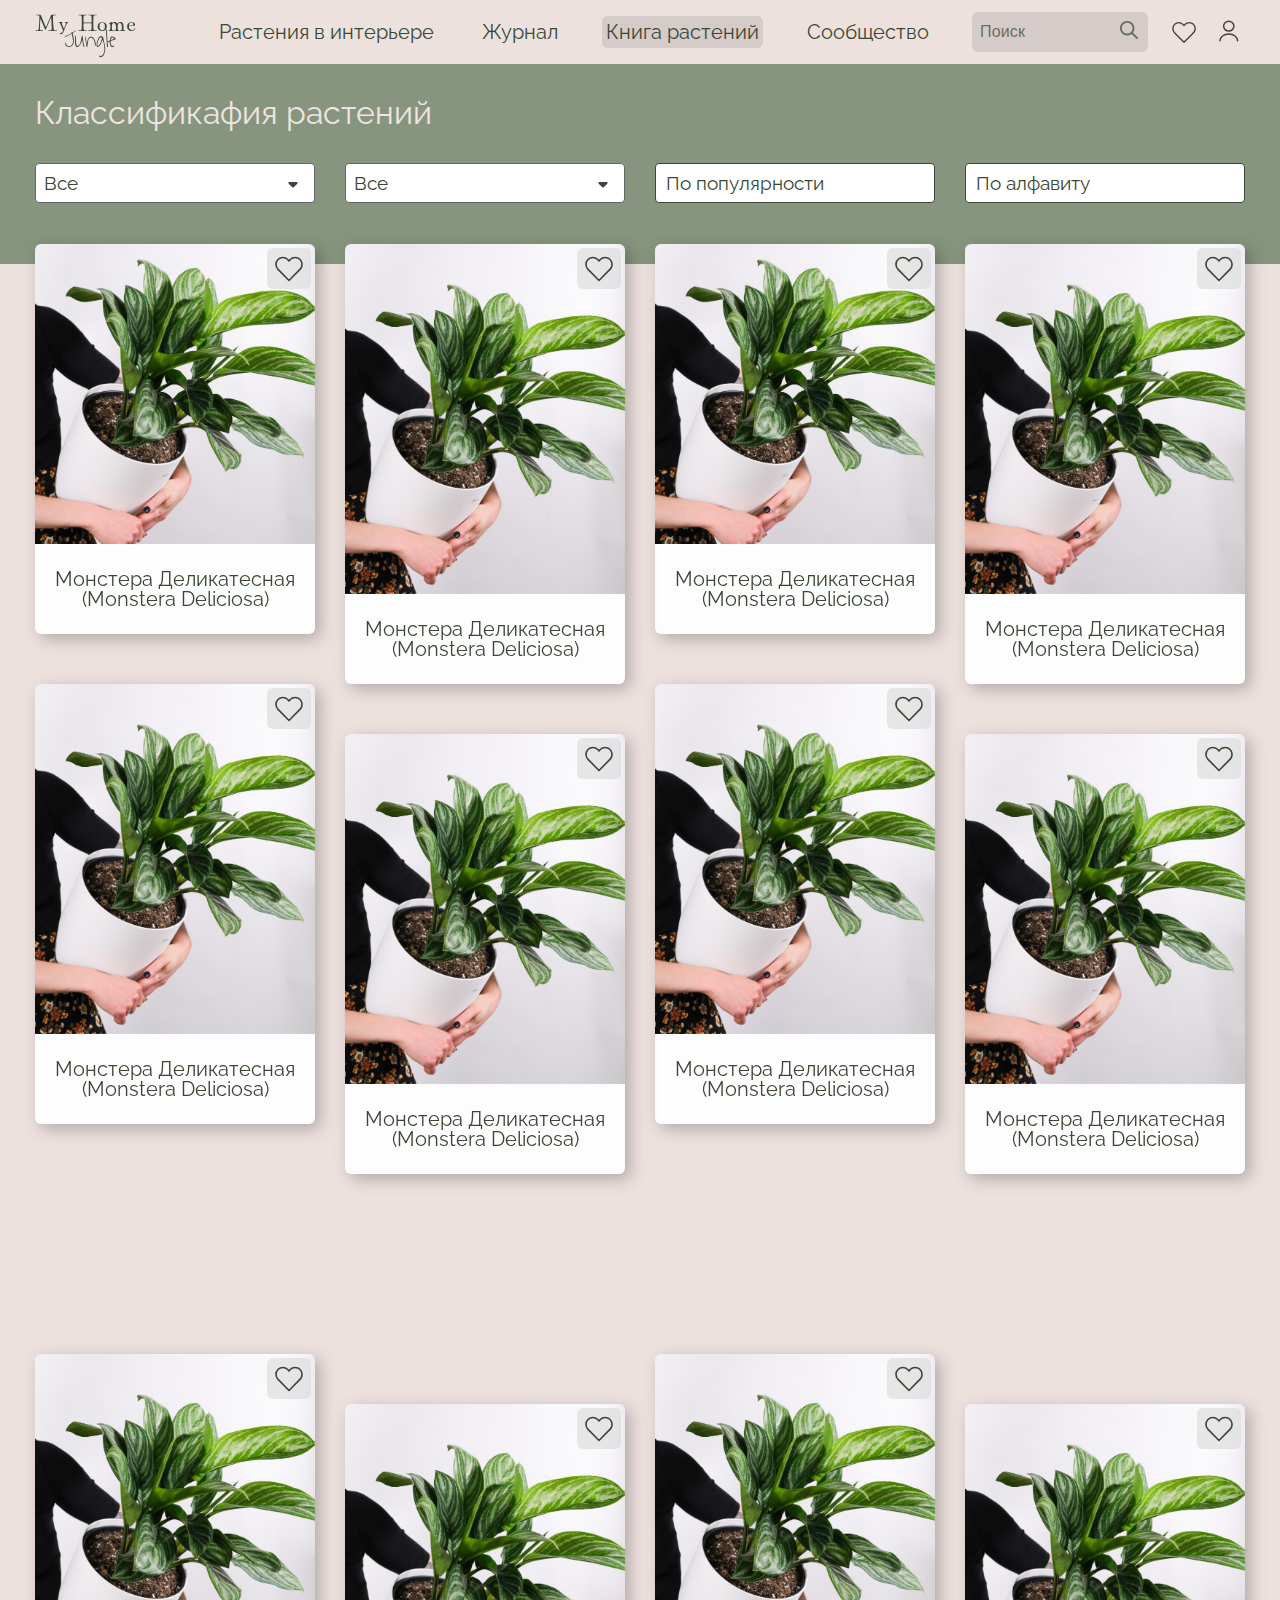
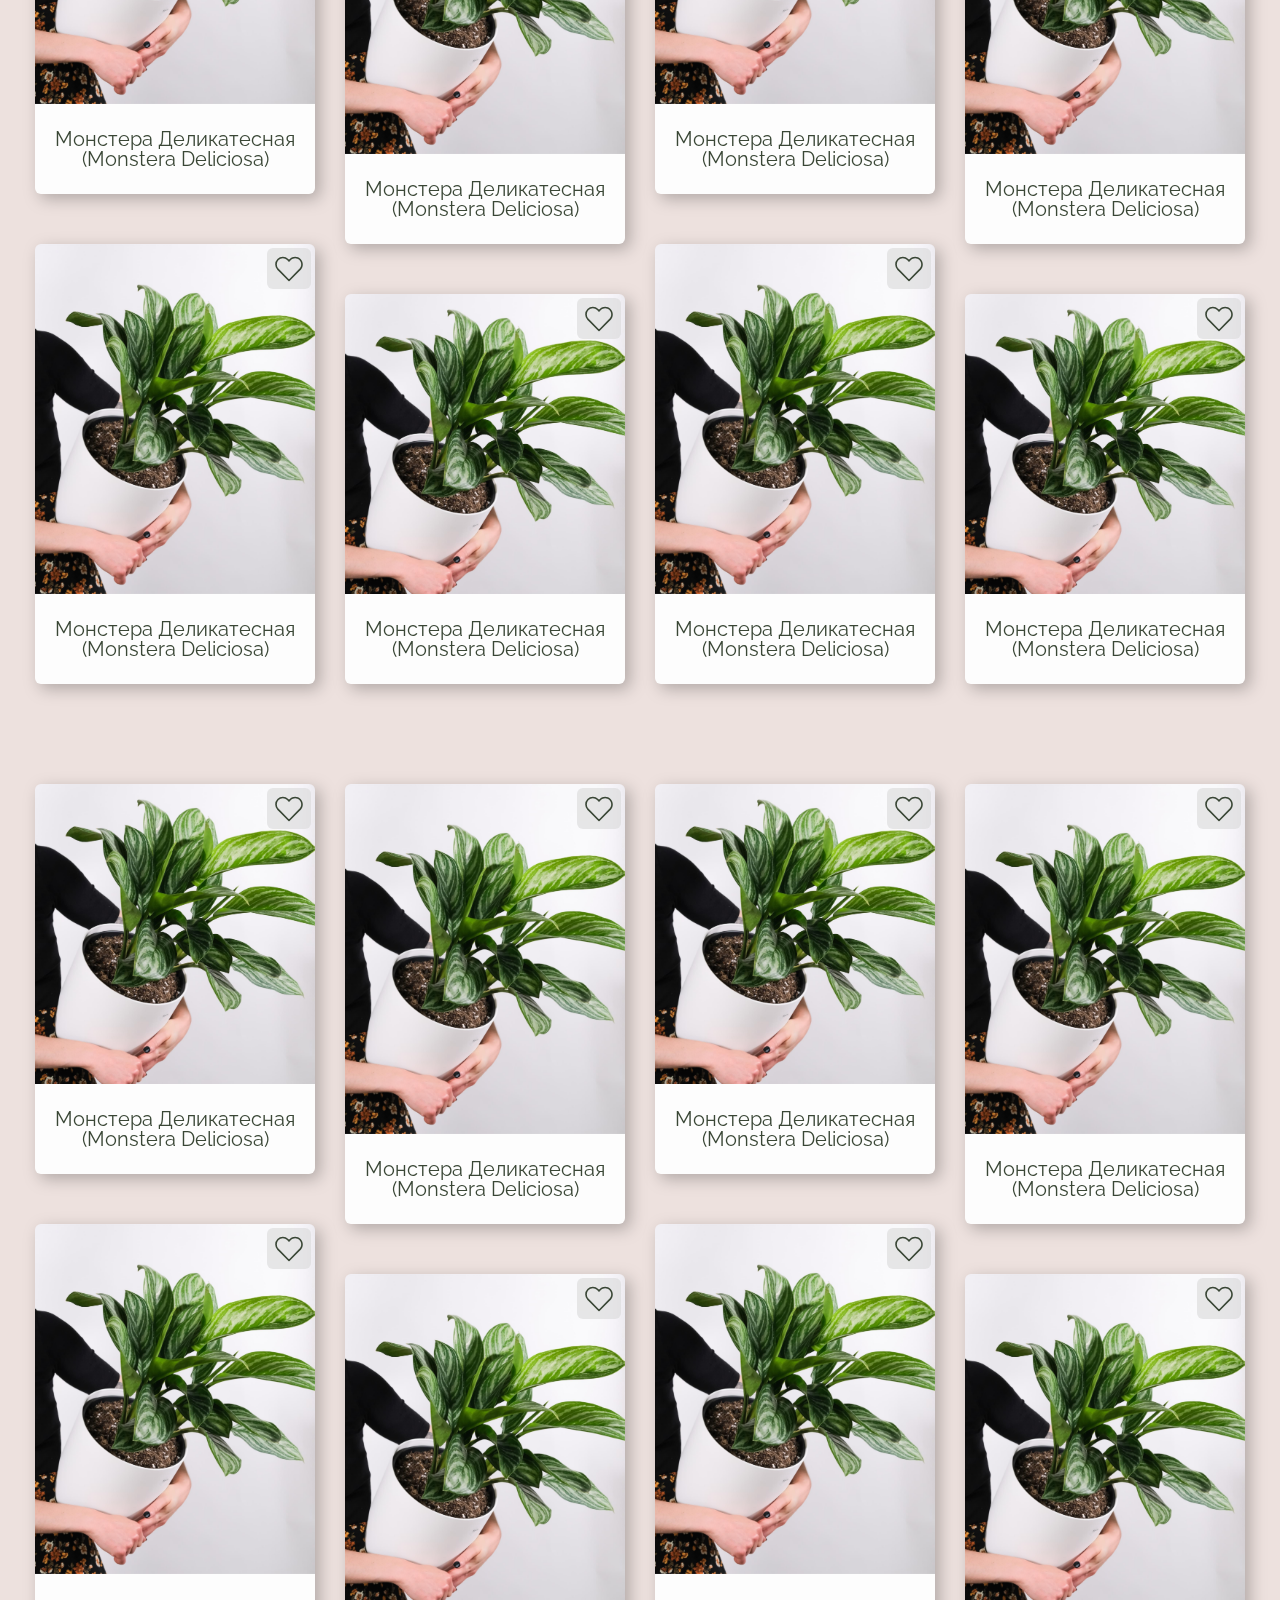
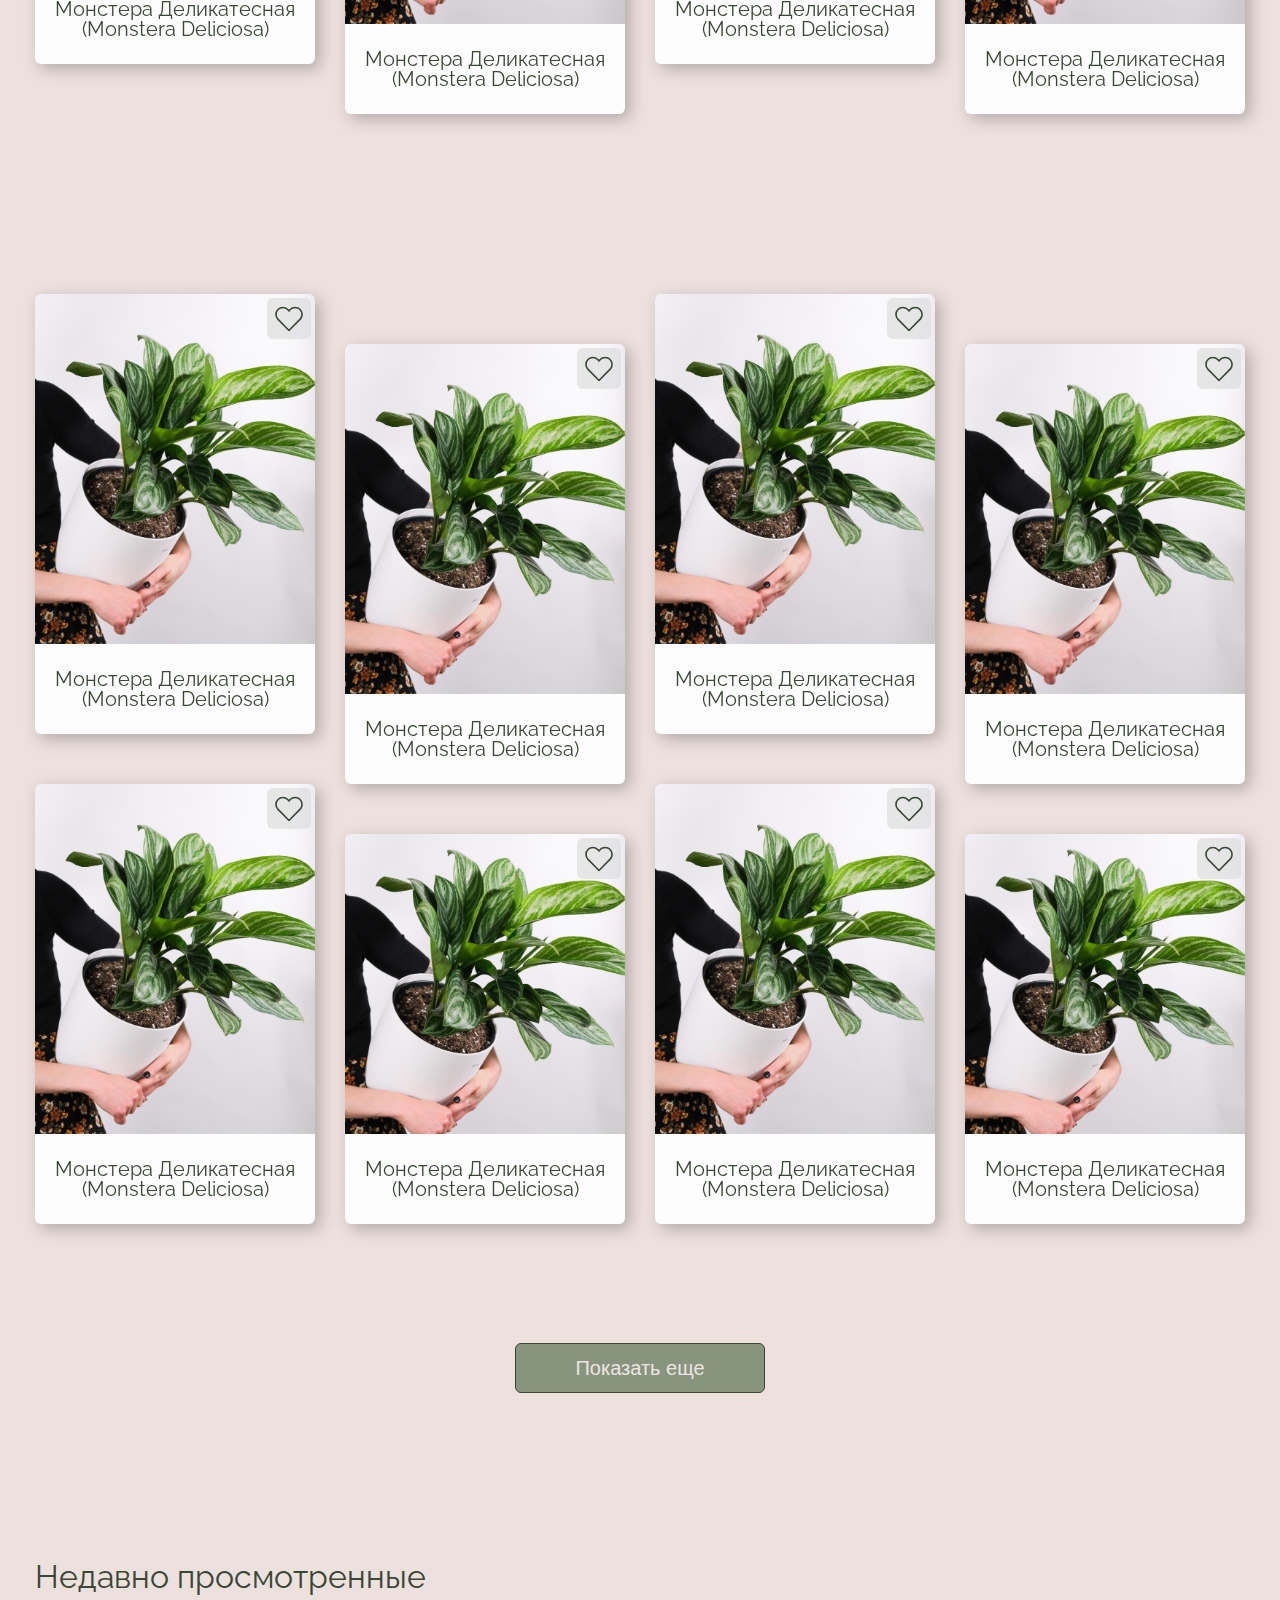
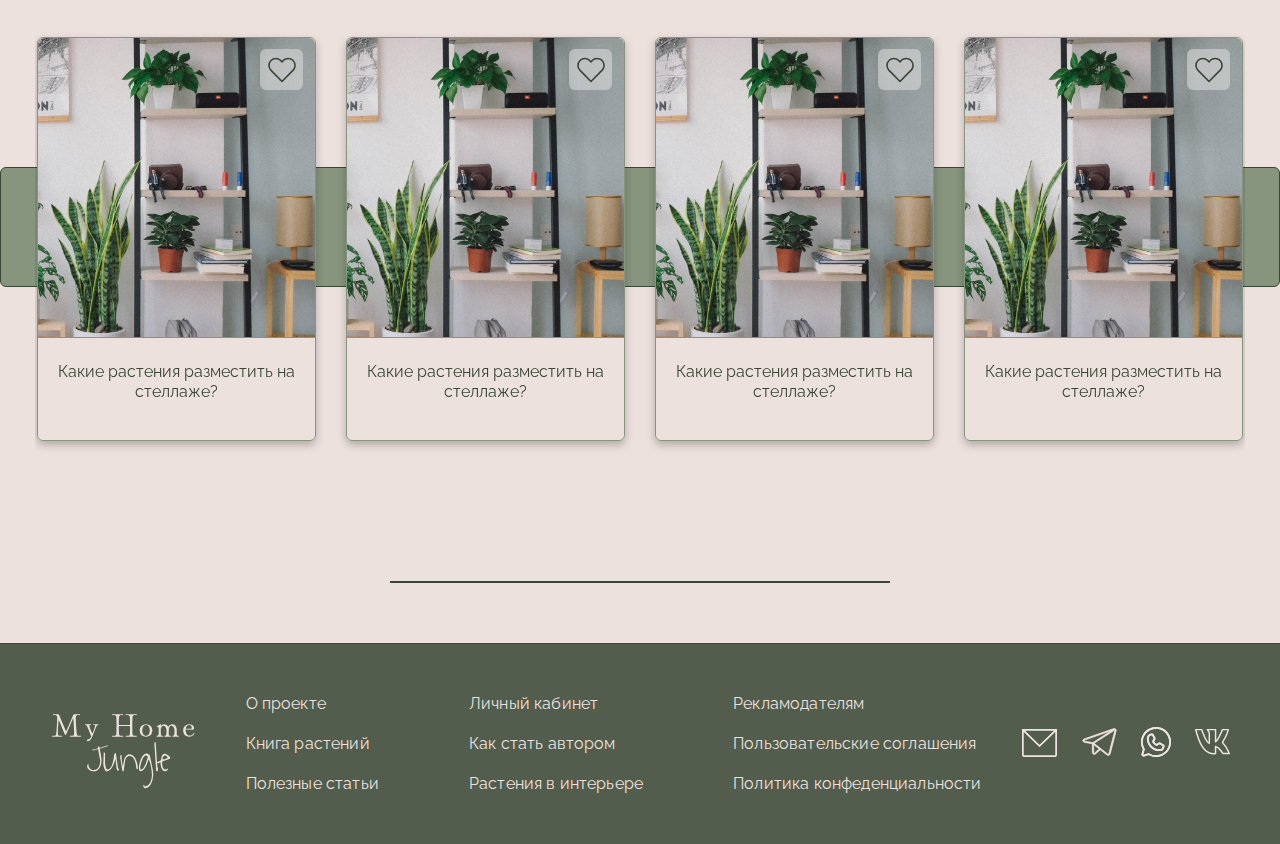
<file: greenbook.html>
<!DOCTYPE html>
<html lang="ru">

<head>
    <meta charset="UTF-8">
    <meta http-equiv="X-UA-Compatible" content="IE=edge">
    <meta name="viewport" content="width=device-width, initial-scale=1.0">
    <title>Книга растений</title>

    <link rel="apple-touch-icon" sizes="180x180" href="favicon/apple-touch-icon.png">
    <link rel="icon" type="image/png" sizes="32x32" href="favicon/favicon-32x32.png">
    <link rel="icon" type="image/png" sizes="16x16" href="favicon/favicon-16x16.png">
    <!-- <link rel="manifest" href="/site.webmanifest"> -->
    <meta name="msapplication-TileColor" content="#da532c">
    <meta name="theme-color" content="#ffffff">

    <link rel="stylesheet" href="css/main.min.css">
    <script defer="defer" src="scripts/js/main.min.js"></script>
    <script defer src="scripts/js/gmailAuth.js"></script>
    <script src="scripts/js/card_db.js"></script>
</head>

<body>
    <!--============= Singup form =============-->
    <div class="regModal"></div>
    <div class="authModal"></div>
    <!--============== Header =================-->
    <div class="phone-menu_filter" onclick="phoneMenu('none')"></div>
    <header class="header-main">
        <div class="header__container container">
            <div class="header__left-block">
                <a class="main-logo_link" href="/">
                    <div class="left-block__main-logo"></div>
                </a>
                <div class="left-block__nav-head">
                    <ul class="nav-head__ul">
                        <li class="nav-head__li"><a class="nav-head__btn"
                                href="rasteniya-v-interyere/rasteniya-v-interyere.html">Растения в
                                интерьере</a></li>
                        <li class="nav-head__li"><a class="nav-head__btn" href="magazine.html">Журнал</a></li>
                        <li class="nav-head__li"><a class="nav-head__btn current-page" href="#" >Книга растений</a></li>
                        <li class="nav-head__li"><a class="nav-head__btn" href="#">Сообщество</a></li>
                        <li class="nav-head__li nav-phone"><a onclick="registration('block')" class="nav-head__btn"
                                href="#">Вход/ Регистрация</a></li>
                        <li class="nav-head__li nav-phone"><a onclick="auth('block')" class="nav-head__btn"
                                href="#">Избранное</a></li>
                    </ul>
                </div>
            </div>
            <div class="header__right-block">
                <div class="right-block__search-head"><input class="search-head__input" type="search" name="" id=""
                        placeholder="Поиск"> <a class="search-head__btn" href="#"><svg class="btn-head__img" width="18"
                            height="18" viewBox="0 0 18 18">
                            <path
                                d="M7.2 0C3.22355 0 0 3.22355 0 7.2C0 11.1764 3.22355 14.4 7.2 14.4C8.86384 14.4 10.3959 13.8356 11.6151 12.8879L16.4636 17.7364C16.8151 18.0879 17.3849 18.0879 17.7364 17.7364C18.0879 17.3849 18.0879 16.8151 17.7364 16.4636L12.8879 11.6151C13.8356 10.3959 14.4 8.86384 14.4 7.2C14.4 3.22355 11.1764 0 7.2 0ZM1.8 7.2C1.8 4.21766 4.21766 1.8 7.2 1.8C10.1823 1.8 12.6 4.21766 12.6 7.2C12.6 10.1823 10.1823 12.6 7.2 12.6C4.21766 12.6 1.8 10.1823 1.8 7.2Z" />
                        </svg></a></div>
                <div class="right-block__btn-head">
                    <svg class="heart__btn" onclick="auth('block')" viewBox="0 0 28 26">
                        <path
                            d="M24.9952 3.53337C24.3599 2.88873 23.6056 2.37736 22.7754 2.02847C21.9451 1.67958 21.0553 1.5 20.1566 1.5C19.258 1.5 18.3681 1.67958 17.5379 2.02847C16.7077 2.37736 15.9534 2.88873 15.3181 3.53337L13.9997 4.87059L12.6812 3.53337C11.398 2.23186 9.65749 1.50067 7.84269 1.50067C6.0279 1.50067 4.28743 2.23186 3.00418 3.53337C1.72092 4.83488 1 6.6001 1 8.44072C1 10.2813 1.72092 12.0466 3.00418 13.3481L4.32264 14.6853L13.9997 24.5L23.6767 14.6853L24.9952 13.3481C25.6307 12.7037 26.1349 11.9387 26.4789 11.0967C26.8229 10.2547 27 9.35216 27 8.44072C27 7.52928 26.8229 6.62677 26.4789 5.78475C26.1349 4.94273 25.6307 4.1777 24.9952 3.53337Z"
                            stroke="#3A4736" stroke-width="1.6126" stroke-linecap="round" stroke-linejoin="round" />
                    </svg>
                    <svg onclick="registration('block')" class="person__btn" viewBox="0 0 28 26">
                        <path
                            d="M20 22.5C20 18.4365 15.7421 15.15 10.5 15.15C5.25786 15.15 1 18.4365 1 22.5M10.5 12C11.9666 12 13.3731 11.4469 14.4101 10.4623C15.4471 9.47774 16.0297 8.14239 16.0297 6.75C16.0297 5.35761 15.4471 4.02226 14.4101 3.03769C13.3731 2.05312 11.9666 1.5 10.5 1.5C9.03344 1.5 7.62694 2.05312 6.58992 3.03769C5.5529 4.02226 4.97031 5.35761 4.97031 6.75C4.97031 8.14239 5.5529 9.47774 6.58992 10.4623C7.62694 11.4469 9.03344 12 10.5 12V12Z"
                            stroke="#3A4736" stroke-width="1.61853" stroke-linecap="round" stroke-linejoin="round" />
                    </svg>
                </div>
            </div>
        </div>
    </header>
    <!--============== Filter =================-->
    <section class="filter">
        <div class="container">
            <h1 class="filter__title">Классификафия растений</h1>
            <div class="filter-wrapper">
                <div class="select ">
                    <input class="select-input" type="hidden">
                    <div class="all_fam select-head head-species">
                        <p class="plants-species__input">Все</p>
                        <p class="plants-species__input-phone">Вид растения</p>
                        <svg class="plants-species_svg" width="24" height="24" viewBox="0 0 24 24" fill="none" xmlns="http://www.w3.org/2000/svg">
                            <path fill-rule="evenodd" clip-rule="evenodd"
                                d="M16.2928 10.7071C16.9228 10.0771 16.4766 9 15.5857 9H8.41411C7.52321 9 7.07704 10.0771 7.70701 10.7071L11.2928 14.2929C11.6833 14.6834 12.3165 14.6834 12.707 14.2929L16.2928 10.7071Z"
                                fill="#3A4736" />
                        </svg>
                    </div>
                    <ul class="select-list plants-species">
                        <li class="all_feat select-item">Все</li>
                        <li class="palmae select-item">Пальмы</li>
                        <li class="dec_leaf select-item">Декоративно-лиственные</li>
                        <li class="dec_bloom select-item">Декоративно-цветущие</li>
                        <li class="fern select-item">Папоротники</li>
                        <li class="creeper select-item">Лианы</li>
                        <li class="succulent select-item">Суккуленты</li>
                        <li class="treelike select-item">Древовидные</li>
                        <li class="сactaceae select-item">Кактусы</li>
                    </ul>
                </div>
                <div class="select ">
                    <input class="select-input" type="hidden">
                    <div class="all_fam select-head head-type">
                        <p class="plants-type__input">Все</p>
                        <p class="plants-type__input-phone">Сложность</p>
                        <svg class="plants-type_svg" width="24" height="24" viewBox="0 0 24 24" fill="none" xmlns="http://www.w3.org/2000/svg">
                            <path fill-rule="evenodd" clip-rule="evenodd"
                                d="M16.2928 10.7071C16.9228 10.0771 16.4766 9 15.5857 9H8.41411C7.52321 9 7.07704 10.0771 7.70701 10.7071L11.2928 14.2929C11.6833 14.6834 12.3165 14.6834 12.707 14.2929L16.2928 10.7071Z"
                                fill="#3A4736" />
                        </svg>
                    </div>
                    <ul class="select-list plants-type">
                        <li class="all_feat select-item">Все</li>
                        <li class="demanding select-item">Требовательные</li>
                        <li class="not_demanding select-item">Нетребовательные</li>
                        <li class="light_loving select-item">Светолюбивые</li>
                        <li class="shador_tolerant select-item">Теневыносливые</li>
                        <li class="medical select-item">Лечебные</li>
                    </ul>
                </div>
                <div class="sort sort-by-rating">
                    <p class="sort-by-rating-text">По популярности</p>
                </div>
                <div class="sort sort-by-alphabet">
                    <p class="sort-by-alphabet-text">По алфавиту</p>
                </div>
            </div>
        </div>
    </section>
    <!--============== Gallery =================-->
    <section class="greenbook-gallery">
        <div class="container">
            <div class="greenbook-cards_first ">
                <div class="greenbook-card">
                    <div class="greenbook-card__img-div">
                        <img class="greenbook-card__img" src="img/Plants/Aglaonema.jpg" alt="">
                    </div>
                    <div class="greenbook-card__caption">
                        <p class="greenbook-card__text">Монстера Деликатесная
                            (Monstera Deliciosa)</p>
                    </div>
                    <div class="greenbook-card__like"><svg width="28" height="26" viewBox="0 0 28 26" fill="none"
                            xmlns="http://www.w3.org/2000/svg">
                            <path
                                d="M24.9952 3.53337C24.3599 2.88873 23.6056 2.37736 22.7754 2.02847C21.9451 1.67958 21.0553 1.5 20.1566 1.5C19.258 1.5 18.3681 1.67958 17.5379 2.02847C16.7077 2.37736 15.9534 2.88873 15.3181 3.53337L13.9997 4.87059L12.6812 3.53337C11.398 2.23186 9.65749 1.50067 7.84269 1.50067C6.0279 1.50067 4.28743 2.23186 3.00418 3.53337C1.72092 4.83488 1 6.6001 1 8.44072C1 10.2813 1.72092 12.0466 3.00418 13.3481L4.32264 14.6853L13.9997 24.5L23.6767 14.6853L24.9952 13.3481C25.6307 12.7037 26.1349 11.9387 26.4789 11.0967C26.8229 10.2547 27 9.35216 27 8.44072C27 7.52928 26.8229 6.62677 26.4789 5.78475C26.1349 4.94273 25.6307 4.1777 24.9952 3.53337Z"
                                stroke-width="1.6126" stroke-linecap="round" stroke-linejoin="round" />
                        </svg></div>
                </div>
                <div class="greenbook-card">
                    <div class="greenbook-card__img-div">
                        <img class="greenbook-card__img" src="img/Plants/Aglaonema.jpg" alt="">
                    </div>
                    <div class="greenbook-card__caption">
                        <p class="greenbook-card__text">Монстера Деликатесная
                            (Monstera Deliciosa)</p>
                    </div>
                    <div class="greenbook-card__like"><svg width="28" height="26" viewBox="0 0 28 26" fill="none"
                            xmlns="http://www.w3.org/2000/svg">
                            <path
                                d="M24.9952 3.53337C24.3599 2.88873 23.6056 2.37736 22.7754 2.02847C21.9451 1.67958 21.0553 1.5 20.1566 1.5C19.258 1.5 18.3681 1.67958 17.5379 2.02847C16.7077 2.37736 15.9534 2.88873 15.3181 3.53337L13.9997 4.87059L12.6812 3.53337C11.398 2.23186 9.65749 1.50067 7.84269 1.50067C6.0279 1.50067 4.28743 2.23186 3.00418 3.53337C1.72092 4.83488 1 6.6001 1 8.44072C1 10.2813 1.72092 12.0466 3.00418 13.3481L4.32264 14.6853L13.9997 24.5L23.6767 14.6853L24.9952 13.3481C25.6307 12.7037 26.1349 11.9387 26.4789 11.0967C26.8229 10.2547 27 9.35216 27 8.44072C27 7.52928 26.8229 6.62677 26.4789 5.78475C26.1349 4.94273 25.6307 4.1777 24.9952 3.53337Z"
                                stroke-width="1.6126" stroke-linecap="round" stroke-linejoin="round" />
                        </svg></div>
                </div>
                <div class="greenbook-card">
                    <div class="greenbook-card__img-div">
                        <img class="greenbook-card__img" src="img/Plants/Aglaonema.jpg" alt="">
                    </div>
                    <div class="greenbook-card__caption">
                        <p class="greenbook-card__text">Монстера Деликатесная
                            (Monstera Deliciosa)</p>
                    </div>
                    <div class="greenbook-card__like"><svg width="28" height="26" viewBox="0 0 28 26" fill="none"
                            xmlns="http://www.w3.org/2000/svg">
                            <path
                                d="M24.9952 3.53337C24.3599 2.88873 23.6056 2.37736 22.7754 2.02847C21.9451 1.67958 21.0553 1.5 20.1566 1.5C19.258 1.5 18.3681 1.67958 17.5379 2.02847C16.7077 2.37736 15.9534 2.88873 15.3181 3.53337L13.9997 4.87059L12.6812 3.53337C11.398 2.23186 9.65749 1.50067 7.84269 1.50067C6.0279 1.50067 4.28743 2.23186 3.00418 3.53337C1.72092 4.83488 1 6.6001 1 8.44072C1 10.2813 1.72092 12.0466 3.00418 13.3481L4.32264 14.6853L13.9997 24.5L23.6767 14.6853L24.9952 13.3481C25.6307 12.7037 26.1349 11.9387 26.4789 11.0967C26.8229 10.2547 27 9.35216 27 8.44072C27 7.52928 26.8229 6.62677 26.4789 5.78475C26.1349 4.94273 25.6307 4.1777 24.9952 3.53337Z"
                                stroke-width="1.6126" stroke-linecap="round" stroke-linejoin="round" />
                        </svg></div>
                </div>
                <div class="greenbook-card">
                    <div class="greenbook-card__img-div">
                        <img class="greenbook-card__img" src="img/Plants/Aglaonema.jpg" alt="">
                    </div>
                    <div class="greenbook-card__caption">
                        <p class="greenbook-card__text">Монстера Деликатесная
                            (Monstera Deliciosa)</p>
                    </div>
                    <div class="greenbook-card__like"><svg width="28" height="26" viewBox="0 0 28 26" fill="none"
                            xmlns="http://www.w3.org/2000/svg">
                            <path
                                d="M24.9952 3.53337C24.3599 2.88873 23.6056 2.37736 22.7754 2.02847C21.9451 1.67958 21.0553 1.5 20.1566 1.5C19.258 1.5 18.3681 1.67958 17.5379 2.02847C16.7077 2.37736 15.9534 2.88873 15.3181 3.53337L13.9997 4.87059L12.6812 3.53337C11.398 2.23186 9.65749 1.50067 7.84269 1.50067C6.0279 1.50067 4.28743 2.23186 3.00418 3.53337C1.72092 4.83488 1 6.6001 1 8.44072C1 10.2813 1.72092 12.0466 3.00418 13.3481L4.32264 14.6853L13.9997 24.5L23.6767 14.6853L24.9952 13.3481C25.6307 12.7037 26.1349 11.9387 26.4789 11.0967C26.8229 10.2547 27 9.35216 27 8.44072C27 7.52928 26.8229 6.62677 26.4789 5.78475C26.1349 4.94273 25.6307 4.1777 24.9952 3.53337Z"
                                stroke-width="1.6126" stroke-linecap="round" stroke-linejoin="round" />
                        </svg></div>
                </div>
                <div class="greenbook-card">
                    <div class="greenbook-card__img-div">
                        <img class="greenbook-card__img" src="img/Plants/Aglaonema.jpg" alt="">
                    </div>
                    <div class="greenbook-card__caption">
                        <p class="greenbook-card__text">Монстера Деликатесная
                            (Monstera Deliciosa)</p>
                    </div>
                    <div class="greenbook-card__like"><svg width="28" height="26" viewBox="0 0 28 26" fill="none"
                            xmlns="http://www.w3.org/2000/svg">
                            <path
                                d="M24.9952 3.53337C24.3599 2.88873 23.6056 2.37736 22.7754 2.02847C21.9451 1.67958 21.0553 1.5 20.1566 1.5C19.258 1.5 18.3681 1.67958 17.5379 2.02847C16.7077 2.37736 15.9534 2.88873 15.3181 3.53337L13.9997 4.87059L12.6812 3.53337C11.398 2.23186 9.65749 1.50067 7.84269 1.50067C6.0279 1.50067 4.28743 2.23186 3.00418 3.53337C1.72092 4.83488 1 6.6001 1 8.44072C1 10.2813 1.72092 12.0466 3.00418 13.3481L4.32264 14.6853L13.9997 24.5L23.6767 14.6853L24.9952 13.3481C25.6307 12.7037 26.1349 11.9387 26.4789 11.0967C26.8229 10.2547 27 9.35216 27 8.44072C27 7.52928 26.8229 6.62677 26.4789 5.78475C26.1349 4.94273 25.6307 4.1777 24.9952 3.53337Z"
                                stroke-width="1.6126" stroke-linecap="round" stroke-linejoin="round" />
                        </svg></div>
                </div>
                <div class="greenbook-card">
                    <div class="greenbook-card__img-div">
                        <img class="greenbook-card__img" src="img/Plants/Aglaonema.jpg" alt="">
                    </div>
                    <div class="greenbook-card__caption">
                        <p class="greenbook-card__text">Монстера Деликатесная
                            (Monstera Deliciosa)</p>
                    </div>
                    <div class="greenbook-card__like"><svg width="28" height="26" viewBox="0 0 28 26" fill="none"
                            xmlns="http://www.w3.org/2000/svg">
                            <path
                                d="M24.9952 3.53337C24.3599 2.88873 23.6056 2.37736 22.7754 2.02847C21.9451 1.67958 21.0553 1.5 20.1566 1.5C19.258 1.5 18.3681 1.67958 17.5379 2.02847C16.7077 2.37736 15.9534 2.88873 15.3181 3.53337L13.9997 4.87059L12.6812 3.53337C11.398 2.23186 9.65749 1.50067 7.84269 1.50067C6.0279 1.50067 4.28743 2.23186 3.00418 3.53337C1.72092 4.83488 1 6.6001 1 8.44072C1 10.2813 1.72092 12.0466 3.00418 13.3481L4.32264 14.6853L13.9997 24.5L23.6767 14.6853L24.9952 13.3481C25.6307 12.7037 26.1349 11.9387 26.4789 11.0967C26.8229 10.2547 27 9.35216 27 8.44072C27 7.52928 26.8229 6.62677 26.4789 5.78475C26.1349 4.94273 25.6307 4.1777 24.9952 3.53337Z"
                                stroke-width="1.6126" stroke-linecap="round" stroke-linejoin="round" />
                        </svg></div>
                </div>
                <div class="greenbook-card">
                    <div class="greenbook-card__img-div">
                        <img class="greenbook-card__img" src="img/Plants/Aglaonema.jpg" alt="">
                    </div>
                    <div class="greenbook-card__caption">
                        <p class="greenbook-card__text">Монстера Деликатесная
                            (Monstera Deliciosa)</p>
                    </div>
                    <div class="greenbook-card__like"><svg width="28" height="26" viewBox="0 0 28 26" fill="none"
                            xmlns="http://www.w3.org/2000/svg">
                            <path
                                d="M24.9952 3.53337C24.3599 2.88873 23.6056 2.37736 22.7754 2.02847C21.9451 1.67958 21.0553 1.5 20.1566 1.5C19.258 1.5 18.3681 1.67958 17.5379 2.02847C16.7077 2.37736 15.9534 2.88873 15.3181 3.53337L13.9997 4.87059L12.6812 3.53337C11.398 2.23186 9.65749 1.50067 7.84269 1.50067C6.0279 1.50067 4.28743 2.23186 3.00418 3.53337C1.72092 4.83488 1 6.6001 1 8.44072C1 10.2813 1.72092 12.0466 3.00418 13.3481L4.32264 14.6853L13.9997 24.5L23.6767 14.6853L24.9952 13.3481C25.6307 12.7037 26.1349 11.9387 26.4789 11.0967C26.8229 10.2547 27 9.35216 27 8.44072C27 7.52928 26.8229 6.62677 26.4789 5.78475C26.1349 4.94273 25.6307 4.1777 24.9952 3.53337Z"
                                stroke-width="1.6126" stroke-linecap="round" stroke-linejoin="round" />
                        </svg></div>
                </div>
                <div class="greenbook-card">
                    <div class="greenbook-card__img-div">
                        <img class="greenbook-card__img" src="img/Plants/Aglaonema.jpg" alt="">
                    </div>
                    <div class="greenbook-card__caption">
                        <p class="greenbook-card__text">Монстера Деликатесная
                            (Monstera Deliciosa)</p>
                    </div>
                    <div class="greenbook-card__like"><svg width="28" height="26" viewBox="0 0 28 26" fill="none"
                            xmlns="http://www.w3.org/2000/svg">
                            <path
                                d="M24.9952 3.53337C24.3599 2.88873 23.6056 2.37736 22.7754 2.02847C21.9451 1.67958 21.0553 1.5 20.1566 1.5C19.258 1.5 18.3681 1.67958 17.5379 2.02847C16.7077 2.37736 15.9534 2.88873 15.3181 3.53337L13.9997 4.87059L12.6812 3.53337C11.398 2.23186 9.65749 1.50067 7.84269 1.50067C6.0279 1.50067 4.28743 2.23186 3.00418 3.53337C1.72092 4.83488 1 6.6001 1 8.44072C1 10.2813 1.72092 12.0466 3.00418 13.3481L4.32264 14.6853L13.9997 24.5L23.6767 14.6853L24.9952 13.3481C25.6307 12.7037 26.1349 11.9387 26.4789 11.0967C26.8229 10.2547 27 9.35216 27 8.44072C27 7.52928 26.8229 6.62677 26.4789 5.78475C26.1349 4.94273 25.6307 4.1777 24.9952 3.53337Z"
                                stroke-width="1.6126" stroke-linecap="round" stroke-linejoin="round" />
                        </svg></div>
                </div>
            </div>

            <div class="greenbook-cards_second">
                <div class="greenbook-card">
                    <div class="greenbook-card__img-div">
                        <img class="greenbook-card__img" src="img/Plants/Aglaonema.jpg" alt="">
                    </div>
                    <div class="greenbook-card__caption">
                        <p class="greenbook-card__text">Монстера Деликатесная
                            (Monstera Deliciosa)</p>
                    </div>
                    <div class="greenbook-card__like"><svg width="28" height="26" viewBox="0 0 28 26" fill="none"
                            xmlns="http://www.w3.org/2000/svg">
                            <path
                                d="M24.9952 3.53337C24.3599 2.88873 23.6056 2.37736 22.7754 2.02847C21.9451 1.67958 21.0553 1.5 20.1566 1.5C19.258 1.5 18.3681 1.67958 17.5379 2.02847C16.7077 2.37736 15.9534 2.88873 15.3181 3.53337L13.9997 4.87059L12.6812 3.53337C11.398 2.23186 9.65749 1.50067 7.84269 1.50067C6.0279 1.50067 4.28743 2.23186 3.00418 3.53337C1.72092 4.83488 1 6.6001 1 8.44072C1 10.2813 1.72092 12.0466 3.00418 13.3481L4.32264 14.6853L13.9997 24.5L23.6767 14.6853L24.9952 13.3481C25.6307 12.7037 26.1349 11.9387 26.4789 11.0967C26.8229 10.2547 27 9.35216 27 8.44072C27 7.52928 26.8229 6.62677 26.4789 5.78475C26.1349 4.94273 25.6307 4.1777 24.9952 3.53337Z"
                                stroke-width="1.6126" stroke-linecap="round" stroke-linejoin="round" />
                        </svg></div>
                </div>
                <div class="greenbook-card">
                    <div class="greenbook-card__img-div">
                        <img class="greenbook-card__img" src="img/Plants/Aglaonema.jpg" alt="">
                    </div>
                    <div class="greenbook-card__caption">
                        <p class="greenbook-card__text">Монстера Деликатесная
                            (Monstera Deliciosa)</p>
                    </div>
                    <div class="greenbook-card__like"><svg width="28" height="26" viewBox="0 0 28 26" fill="none"
                            xmlns="http://www.w3.org/2000/svg">
                            <path
                                d="M24.9952 3.53337C24.3599 2.88873 23.6056 2.37736 22.7754 2.02847C21.9451 1.67958 21.0553 1.5 20.1566 1.5C19.258 1.5 18.3681 1.67958 17.5379 2.02847C16.7077 2.37736 15.9534 2.88873 15.3181 3.53337L13.9997 4.87059L12.6812 3.53337C11.398 2.23186 9.65749 1.50067 7.84269 1.50067C6.0279 1.50067 4.28743 2.23186 3.00418 3.53337C1.72092 4.83488 1 6.6001 1 8.44072C1 10.2813 1.72092 12.0466 3.00418 13.3481L4.32264 14.6853L13.9997 24.5L23.6767 14.6853L24.9952 13.3481C25.6307 12.7037 26.1349 11.9387 26.4789 11.0967C26.8229 10.2547 27 9.35216 27 8.44072C27 7.52928 26.8229 6.62677 26.4789 5.78475C26.1349 4.94273 25.6307 4.1777 24.9952 3.53337Z"
                                stroke-width="1.6126" stroke-linecap="round" stroke-linejoin="round" />
                        </svg></div>
                </div>
                <div class="greenbook-card">
                    <div class="greenbook-card__img-div">
                        <img class="greenbook-card__img" src="img/Plants/Aglaonema.jpg" alt="">
                    </div>
                    <div class="greenbook-card__caption">
                        <p class="greenbook-card__text">Монстера Деликатесная
                            (Monstera Deliciosa)</p>
                    </div>
                    <div class="greenbook-card__like"><svg width="28" height="26" viewBox="0 0 28 26" fill="none"
                            xmlns="http://www.w3.org/2000/svg">
                            <path
                                d="M24.9952 3.53337C24.3599 2.88873 23.6056 2.37736 22.7754 2.02847C21.9451 1.67958 21.0553 1.5 20.1566 1.5C19.258 1.5 18.3681 1.67958 17.5379 2.02847C16.7077 2.37736 15.9534 2.88873 15.3181 3.53337L13.9997 4.87059L12.6812 3.53337C11.398 2.23186 9.65749 1.50067 7.84269 1.50067C6.0279 1.50067 4.28743 2.23186 3.00418 3.53337C1.72092 4.83488 1 6.6001 1 8.44072C1 10.2813 1.72092 12.0466 3.00418 13.3481L4.32264 14.6853L13.9997 24.5L23.6767 14.6853L24.9952 13.3481C25.6307 12.7037 26.1349 11.9387 26.4789 11.0967C26.8229 10.2547 27 9.35216 27 8.44072C27 7.52928 26.8229 6.62677 26.4789 5.78475C26.1349 4.94273 25.6307 4.1777 24.9952 3.53337Z"
                                stroke-width="1.6126" stroke-linecap="round" stroke-linejoin="round" />
                        </svg></div>
                </div>
                <div class="greenbook-card">
                    <div class="greenbook-card__img-div">
                        <img class="greenbook-card__img" src="img/Plants/Aglaonema.jpg" alt="">
                    </div>
                    <div class="greenbook-card__caption">
                        <p class="greenbook-card__text">Монстера Деликатесная
                            (Monstera Deliciosa)</p>
                    </div>
                    <div class="greenbook-card__like"><svg width="28" height="26" viewBox="0 0 28 26" fill="none"
                            xmlns="http://www.w3.org/2000/svg">
                            <path
                                d="M24.9952 3.53337C24.3599 2.88873 23.6056 2.37736 22.7754 2.02847C21.9451 1.67958 21.0553 1.5 20.1566 1.5C19.258 1.5 18.3681 1.67958 17.5379 2.02847C16.7077 2.37736 15.9534 2.88873 15.3181 3.53337L13.9997 4.87059L12.6812 3.53337C11.398 2.23186 9.65749 1.50067 7.84269 1.50067C6.0279 1.50067 4.28743 2.23186 3.00418 3.53337C1.72092 4.83488 1 6.6001 1 8.44072C1 10.2813 1.72092 12.0466 3.00418 13.3481L4.32264 14.6853L13.9997 24.5L23.6767 14.6853L24.9952 13.3481C25.6307 12.7037 26.1349 11.9387 26.4789 11.0967C26.8229 10.2547 27 9.35216 27 8.44072C27 7.52928 26.8229 6.62677 26.4789 5.78475C26.1349 4.94273 25.6307 4.1777 24.9952 3.53337Z"
                                stroke-width="1.6126" stroke-linecap="round" stroke-linejoin="round" />
                        </svg></div>
                </div>
                <div class="greenbook-card">
                    <div class="greenbook-card__img-div">
                        <img class="greenbook-card__img" src="img/Plants/Aglaonema.jpg" alt="">
                    </div>
                    <div class="greenbook-card__caption">
                        <p class="greenbook-card__text">Монстера Деликатесная
                            (Monstera Deliciosa)</p>
                    </div>
                    <div class="greenbook-card__like"><svg width="28" height="26" viewBox="0 0 28 26" fill="none"
                            xmlns="http://www.w3.org/2000/svg">
                            <path
                                d="M24.9952 3.53337C24.3599 2.88873 23.6056 2.37736 22.7754 2.02847C21.9451 1.67958 21.0553 1.5 20.1566 1.5C19.258 1.5 18.3681 1.67958 17.5379 2.02847C16.7077 2.37736 15.9534 2.88873 15.3181 3.53337L13.9997 4.87059L12.6812 3.53337C11.398 2.23186 9.65749 1.50067 7.84269 1.50067C6.0279 1.50067 4.28743 2.23186 3.00418 3.53337C1.72092 4.83488 1 6.6001 1 8.44072C1 10.2813 1.72092 12.0466 3.00418 13.3481L4.32264 14.6853L13.9997 24.5L23.6767 14.6853L24.9952 13.3481C25.6307 12.7037 26.1349 11.9387 26.4789 11.0967C26.8229 10.2547 27 9.35216 27 8.44072C27 7.52928 26.8229 6.62677 26.4789 5.78475C26.1349 4.94273 25.6307 4.1777 24.9952 3.53337Z"
                                stroke-width="1.6126" stroke-linecap="round" stroke-linejoin="round" />
                        </svg></div>
                </div>
                <div class="greenbook-card">
                    <div class="greenbook-card__img-div">
                        <img class="greenbook-card__img" src="img/Plants/Aglaonema.jpg" alt="">
                    </div>
                    <div class="greenbook-card__caption">
                        <p class="greenbook-card__text">Монстера Деликатесная
                            (Monstera Deliciosa)</p>
                    </div>
                    <div class="greenbook-card__like"><svg width="28" height="26" viewBox="0 0 28 26" fill="none"
                            xmlns="http://www.w3.org/2000/svg">
                            <path
                                d="M24.9952 3.53337C24.3599 2.88873 23.6056 2.37736 22.7754 2.02847C21.9451 1.67958 21.0553 1.5 20.1566 1.5C19.258 1.5 18.3681 1.67958 17.5379 2.02847C16.7077 2.37736 15.9534 2.88873 15.3181 3.53337L13.9997 4.87059L12.6812 3.53337C11.398 2.23186 9.65749 1.50067 7.84269 1.50067C6.0279 1.50067 4.28743 2.23186 3.00418 3.53337C1.72092 4.83488 1 6.6001 1 8.44072C1 10.2813 1.72092 12.0466 3.00418 13.3481L4.32264 14.6853L13.9997 24.5L23.6767 14.6853L24.9952 13.3481C25.6307 12.7037 26.1349 11.9387 26.4789 11.0967C26.8229 10.2547 27 9.35216 27 8.44072C27 7.52928 26.8229 6.62677 26.4789 5.78475C26.1349 4.94273 25.6307 4.1777 24.9952 3.53337Z"
                                stroke-width="1.6126" stroke-linecap="round" stroke-linejoin="round" />
                        </svg></div>
                </div>
                <div class="greenbook-card">
                    <div class="greenbook-card__img-div">
                        <img class="greenbook-card__img" src="img/Plants/Aglaonema.jpg" alt="">
                    </div>
                    <div class="greenbook-card__caption">
                        <p class="greenbook-card__text">Монстера Деликатесная
                            (Monstera Deliciosa)</p>
                    </div>
                    <div class="greenbook-card__like"><svg width="28" height="26" viewBox="0 0 28 26" fill="none"
                            xmlns="http://www.w3.org/2000/svg">
                            <path
                                d="M24.9952 3.53337C24.3599 2.88873 23.6056 2.37736 22.7754 2.02847C21.9451 1.67958 21.0553 1.5 20.1566 1.5C19.258 1.5 18.3681 1.67958 17.5379 2.02847C16.7077 2.37736 15.9534 2.88873 15.3181 3.53337L13.9997 4.87059L12.6812 3.53337C11.398 2.23186 9.65749 1.50067 7.84269 1.50067C6.0279 1.50067 4.28743 2.23186 3.00418 3.53337C1.72092 4.83488 1 6.6001 1 8.44072C1 10.2813 1.72092 12.0466 3.00418 13.3481L4.32264 14.6853L13.9997 24.5L23.6767 14.6853L24.9952 13.3481C25.6307 12.7037 26.1349 11.9387 26.4789 11.0967C26.8229 10.2547 27 9.35216 27 8.44072C27 7.52928 26.8229 6.62677 26.4789 5.78475C26.1349 4.94273 25.6307 4.1777 24.9952 3.53337Z"
                                stroke-width="1.6126" stroke-linecap="round" stroke-linejoin="round" />
                        </svg></div>
                </div>
                <div class="greenbook-card">
                    <div class="greenbook-card__img-div">
                        <img class="greenbook-card__img" src="img/Plants/Aglaonema.jpg" alt="">
                    </div>
                    <div class="greenbook-card__caption">
                        <p class="greenbook-card__text">Монстера Деликатесная
                            (Monstera Deliciosa)</p>
                    </div>
                    <div class="greenbook-card__like"><svg width="28" height="26" viewBox="0 0 28 26" fill="none"
                            xmlns="http://www.w3.org/2000/svg">
                            <path
                                d="M24.9952 3.53337C24.3599 2.88873 23.6056 2.37736 22.7754 2.02847C21.9451 1.67958 21.0553 1.5 20.1566 1.5C19.258 1.5 18.3681 1.67958 17.5379 2.02847C16.7077 2.37736 15.9534 2.88873 15.3181 3.53337L13.9997 4.87059L12.6812 3.53337C11.398 2.23186 9.65749 1.50067 7.84269 1.50067C6.0279 1.50067 4.28743 2.23186 3.00418 3.53337C1.72092 4.83488 1 6.6001 1 8.44072C1 10.2813 1.72092 12.0466 3.00418 13.3481L4.32264 14.6853L13.9997 24.5L23.6767 14.6853L24.9952 13.3481C25.6307 12.7037 26.1349 11.9387 26.4789 11.0967C26.8229 10.2547 27 9.35216 27 8.44072C27 7.52928 26.8229 6.62677 26.4789 5.78475C26.1349 4.94273 25.6307 4.1777 24.9952 3.53337Z"
                                stroke-width="1.6126" stroke-linecap="round" stroke-linejoin="round" />
                        </svg></div>
                </div>
            </div>
            <div class="greenbook-cards_first">
                <div class="greenbook-card">
                    <div class="greenbook-card__img-div">
                        <img class="greenbook-card__img" src="img/Plants/Aglaonema.jpg" alt="">
                    </div>
                    <div class="greenbook-card__caption">
                        <p class="greenbook-card__text">Монстера Деликатесная
                            (Monstera Deliciosa)</p>
                    </div>
                    <div class="greenbook-card__like"><svg width="28" height="26" viewBox="0 0 28 26" fill="none"
                            xmlns="http://www.w3.org/2000/svg">
                            <path
                                d="M24.9952 3.53337C24.3599 2.88873 23.6056 2.37736 22.7754 2.02847C21.9451 1.67958 21.0553 1.5 20.1566 1.5C19.258 1.5 18.3681 1.67958 17.5379 2.02847C16.7077 2.37736 15.9534 2.88873 15.3181 3.53337L13.9997 4.87059L12.6812 3.53337C11.398 2.23186 9.65749 1.50067 7.84269 1.50067C6.0279 1.50067 4.28743 2.23186 3.00418 3.53337C1.72092 4.83488 1 6.6001 1 8.44072C1 10.2813 1.72092 12.0466 3.00418 13.3481L4.32264 14.6853L13.9997 24.5L23.6767 14.6853L24.9952 13.3481C25.6307 12.7037 26.1349 11.9387 26.4789 11.0967C26.8229 10.2547 27 9.35216 27 8.44072C27 7.52928 26.8229 6.62677 26.4789 5.78475C26.1349 4.94273 25.6307 4.1777 24.9952 3.53337Z"
                                stroke-width="1.6126" stroke-linecap="round" stroke-linejoin="round" />
                        </svg></div>
                </div>
                <div class="greenbook-card">
                    <div class="greenbook-card__img-div">
                        <img class="greenbook-card__img" src="img/Plants/Aglaonema.jpg" alt="">
                    </div>
                    <div class="greenbook-card__caption">
                        <p class="greenbook-card__text">Монстера Деликатесная
                            (Monstera Deliciosa)</p>
                    </div>
                    <div class="greenbook-card__like"><svg width="28" height="26" viewBox="0 0 28 26" fill="none"
                            xmlns="http://www.w3.org/2000/svg">
                            <path
                                d="M24.9952 3.53337C24.3599 2.88873 23.6056 2.37736 22.7754 2.02847C21.9451 1.67958 21.0553 1.5 20.1566 1.5C19.258 1.5 18.3681 1.67958 17.5379 2.02847C16.7077 2.37736 15.9534 2.88873 15.3181 3.53337L13.9997 4.87059L12.6812 3.53337C11.398 2.23186 9.65749 1.50067 7.84269 1.50067C6.0279 1.50067 4.28743 2.23186 3.00418 3.53337C1.72092 4.83488 1 6.6001 1 8.44072C1 10.2813 1.72092 12.0466 3.00418 13.3481L4.32264 14.6853L13.9997 24.5L23.6767 14.6853L24.9952 13.3481C25.6307 12.7037 26.1349 11.9387 26.4789 11.0967C26.8229 10.2547 27 9.35216 27 8.44072C27 7.52928 26.8229 6.62677 26.4789 5.78475C26.1349 4.94273 25.6307 4.1777 24.9952 3.53337Z"
                                stroke-width="1.6126" stroke-linecap="round" stroke-linejoin="round" />
                        </svg></div>
                </div>
                <div class="greenbook-card">
                    <div class="greenbook-card__img-div">
                        <img class="greenbook-card__img" src="img/Plants/Aglaonema.jpg" alt="">
                    </div>
                    <div class="greenbook-card__caption">
                        <p class="greenbook-card__text">Монстера Деликатесная
                            (Monstera Deliciosa)</p>
                    </div>
                    <div class="greenbook-card__like"><svg width="28" height="26" viewBox="0 0 28 26" fill="none"
                            xmlns="http://www.w3.org/2000/svg">
                            <path
                                d="M24.9952 3.53337C24.3599 2.88873 23.6056 2.37736 22.7754 2.02847C21.9451 1.67958 21.0553 1.5 20.1566 1.5C19.258 1.5 18.3681 1.67958 17.5379 2.02847C16.7077 2.37736 15.9534 2.88873 15.3181 3.53337L13.9997 4.87059L12.6812 3.53337C11.398 2.23186 9.65749 1.50067 7.84269 1.50067C6.0279 1.50067 4.28743 2.23186 3.00418 3.53337C1.72092 4.83488 1 6.6001 1 8.44072C1 10.2813 1.72092 12.0466 3.00418 13.3481L4.32264 14.6853L13.9997 24.5L23.6767 14.6853L24.9952 13.3481C25.6307 12.7037 26.1349 11.9387 26.4789 11.0967C26.8229 10.2547 27 9.35216 27 8.44072C27 7.52928 26.8229 6.62677 26.4789 5.78475C26.1349 4.94273 25.6307 4.1777 24.9952 3.53337Z"
                                stroke-width="1.6126" stroke-linecap="round" stroke-linejoin="round" />
                        </svg></div>
                </div>
                <div class="greenbook-card">
                    <div class="greenbook-card__img-div">
                        <img class="greenbook-card__img" src="img/Plants/Aglaonema.jpg" alt="">
                    </div>
                    <div class="greenbook-card__caption">
                        <p class="greenbook-card__text">Монстера Деликатесная
                            (Monstera Deliciosa)</p>
                    </div>
                    <div class="greenbook-card__like"><svg width="28" height="26" viewBox="0 0 28 26" fill="none"
                            xmlns="http://www.w3.org/2000/svg">
                            <path
                                d="M24.9952 3.53337C24.3599 2.88873 23.6056 2.37736 22.7754 2.02847C21.9451 1.67958 21.0553 1.5 20.1566 1.5C19.258 1.5 18.3681 1.67958 17.5379 2.02847C16.7077 2.37736 15.9534 2.88873 15.3181 3.53337L13.9997 4.87059L12.6812 3.53337C11.398 2.23186 9.65749 1.50067 7.84269 1.50067C6.0279 1.50067 4.28743 2.23186 3.00418 3.53337C1.72092 4.83488 1 6.6001 1 8.44072C1 10.2813 1.72092 12.0466 3.00418 13.3481L4.32264 14.6853L13.9997 24.5L23.6767 14.6853L24.9952 13.3481C25.6307 12.7037 26.1349 11.9387 26.4789 11.0967C26.8229 10.2547 27 9.35216 27 8.44072C27 7.52928 26.8229 6.62677 26.4789 5.78475C26.1349 4.94273 25.6307 4.1777 24.9952 3.53337Z"
                                stroke-width="1.6126" stroke-linecap="round" stroke-linejoin="round" />
                        </svg></div>
                </div>
                <div class="greenbook-card">
                    <div class="greenbook-card__img-div">
                        <img class="greenbook-card__img" src="img/Plants/Aglaonema.jpg" alt="">
                    </div>
                    <div class="greenbook-card__caption">
                        <p class="greenbook-card__text">Монстера Деликатесная
                            (Monstera Deliciosa)</p>
                    </div>
                    <div class="greenbook-card__like"><svg width="28" height="26" viewBox="0 0 28 26" fill="none"
                            xmlns="http://www.w3.org/2000/svg">
                            <path
                                d="M24.9952 3.53337C24.3599 2.88873 23.6056 2.37736 22.7754 2.02847C21.9451 1.67958 21.0553 1.5 20.1566 1.5C19.258 1.5 18.3681 1.67958 17.5379 2.02847C16.7077 2.37736 15.9534 2.88873 15.3181 3.53337L13.9997 4.87059L12.6812 3.53337C11.398 2.23186 9.65749 1.50067 7.84269 1.50067C6.0279 1.50067 4.28743 2.23186 3.00418 3.53337C1.72092 4.83488 1 6.6001 1 8.44072C1 10.2813 1.72092 12.0466 3.00418 13.3481L4.32264 14.6853L13.9997 24.5L23.6767 14.6853L24.9952 13.3481C25.6307 12.7037 26.1349 11.9387 26.4789 11.0967C26.8229 10.2547 27 9.35216 27 8.44072C27 7.52928 26.8229 6.62677 26.4789 5.78475C26.1349 4.94273 25.6307 4.1777 24.9952 3.53337Z"
                                stroke-width="1.6126" stroke-linecap="round" stroke-linejoin="round" />
                        </svg></div>
                </div>
                <div class="greenbook-card">
                    <div class="greenbook-card__img-div">
                        <img class="greenbook-card__img" src="img/Plants/Aglaonema.jpg" alt="">
                    </div>
                    <div class="greenbook-card__caption">
                        <p class="greenbook-card__text">Монстера Деликатесная
                            (Monstera Deliciosa)</p>
                    </div>
                    <div class="greenbook-card__like"><svg width="28" height="26" viewBox="0 0 28 26" fill="none"
                            xmlns="http://www.w3.org/2000/svg">
                            <path
                                d="M24.9952 3.53337C24.3599 2.88873 23.6056 2.37736 22.7754 2.02847C21.9451 1.67958 21.0553 1.5 20.1566 1.5C19.258 1.5 18.3681 1.67958 17.5379 2.02847C16.7077 2.37736 15.9534 2.88873 15.3181 3.53337L13.9997 4.87059L12.6812 3.53337C11.398 2.23186 9.65749 1.50067 7.84269 1.50067C6.0279 1.50067 4.28743 2.23186 3.00418 3.53337C1.72092 4.83488 1 6.6001 1 8.44072C1 10.2813 1.72092 12.0466 3.00418 13.3481L4.32264 14.6853L13.9997 24.5L23.6767 14.6853L24.9952 13.3481C25.6307 12.7037 26.1349 11.9387 26.4789 11.0967C26.8229 10.2547 27 9.35216 27 8.44072C27 7.52928 26.8229 6.62677 26.4789 5.78475C26.1349 4.94273 25.6307 4.1777 24.9952 3.53337Z"
                                stroke-width="1.6126" stroke-linecap="round" stroke-linejoin="round" />
                        </svg></div>
                </div>
                <div class="greenbook-card">
                    <div class="greenbook-card__img-div">
                        <img class="greenbook-card__img" src="img/Plants/Aglaonema.jpg" alt="">
                    </div>
                    <div class="greenbook-card__caption">
                        <p class="greenbook-card__text">Монстера Деликатесная
                            (Monstera Deliciosa)</p>
                    </div>
                    <div class="greenbook-card__like"><svg width="28" height="26" viewBox="0 0 28 26" fill="none"
                            xmlns="http://www.w3.org/2000/svg">
                            <path
                                d="M24.9952 3.53337C24.3599 2.88873 23.6056 2.37736 22.7754 2.02847C21.9451 1.67958 21.0553 1.5 20.1566 1.5C19.258 1.5 18.3681 1.67958 17.5379 2.02847C16.7077 2.37736 15.9534 2.88873 15.3181 3.53337L13.9997 4.87059L12.6812 3.53337C11.398 2.23186 9.65749 1.50067 7.84269 1.50067C6.0279 1.50067 4.28743 2.23186 3.00418 3.53337C1.72092 4.83488 1 6.6001 1 8.44072C1 10.2813 1.72092 12.0466 3.00418 13.3481L4.32264 14.6853L13.9997 24.5L23.6767 14.6853L24.9952 13.3481C25.6307 12.7037 26.1349 11.9387 26.4789 11.0967C26.8229 10.2547 27 9.35216 27 8.44072C27 7.52928 26.8229 6.62677 26.4789 5.78475C26.1349 4.94273 25.6307 4.1777 24.9952 3.53337Z"
                                stroke-width="1.6126" stroke-linecap="round" stroke-linejoin="round" />
                        </svg></div>
                </div>
                <div class="greenbook-card">
                    <div class="greenbook-card__img-div">
                        <img class="greenbook-card__img" src="img/Plants/Aglaonema.jpg" alt="">
                    </div>
                    <div class="greenbook-card__caption">
                        <p class="greenbook-card__text">Монстера Деликатесная
                            (Monstera Deliciosa)</p>
                    </div>
                    <div class="greenbook-card__like"><svg width="28" height="26" viewBox="0 0 28 26" fill="none"
                            xmlns="http://www.w3.org/2000/svg">
                            <path
                                d="M24.9952 3.53337C24.3599 2.88873 23.6056 2.37736 22.7754 2.02847C21.9451 1.67958 21.0553 1.5 20.1566 1.5C19.258 1.5 18.3681 1.67958 17.5379 2.02847C16.7077 2.37736 15.9534 2.88873 15.3181 3.53337L13.9997 4.87059L12.6812 3.53337C11.398 2.23186 9.65749 1.50067 7.84269 1.50067C6.0279 1.50067 4.28743 2.23186 3.00418 3.53337C1.72092 4.83488 1 6.6001 1 8.44072C1 10.2813 1.72092 12.0466 3.00418 13.3481L4.32264 14.6853L13.9997 24.5L23.6767 14.6853L24.9952 13.3481C25.6307 12.7037 26.1349 11.9387 26.4789 11.0967C26.8229 10.2547 27 9.35216 27 8.44072C27 7.52928 26.8229 6.62677 26.4789 5.78475C26.1349 4.94273 25.6307 4.1777 24.9952 3.53337Z"
                                stroke-width="1.6126" stroke-linecap="round" stroke-linejoin="round" />
                        </svg></div>
                </div>
            </div>
            <div class="greenbook-cards_second">
                <div class="greenbook-card">
                    <div class="greenbook-card__img-div">
                        <img class="greenbook-card__img" src="img/Plants/Aglaonema.jpg" alt="">
                    </div>
                    <div class="greenbook-card__caption">
                        <p class="greenbook-card__text">Монстера Деликатесная
                            (Monstera Deliciosa)</p>
                    </div>
                    <div class="greenbook-card__like"><svg width="28" height="26" viewBox="0 0 28 26" fill="none"
                            xmlns="http://www.w3.org/2000/svg">
                            <path
                                d="M24.9952 3.53337C24.3599 2.88873 23.6056 2.37736 22.7754 2.02847C21.9451 1.67958 21.0553 1.5 20.1566 1.5C19.258 1.5 18.3681 1.67958 17.5379 2.02847C16.7077 2.37736 15.9534 2.88873 15.3181 3.53337L13.9997 4.87059L12.6812 3.53337C11.398 2.23186 9.65749 1.50067 7.84269 1.50067C6.0279 1.50067 4.28743 2.23186 3.00418 3.53337C1.72092 4.83488 1 6.6001 1 8.44072C1 10.2813 1.72092 12.0466 3.00418 13.3481L4.32264 14.6853L13.9997 24.5L23.6767 14.6853L24.9952 13.3481C25.6307 12.7037 26.1349 11.9387 26.4789 11.0967C26.8229 10.2547 27 9.35216 27 8.44072C27 7.52928 26.8229 6.62677 26.4789 5.78475C26.1349 4.94273 25.6307 4.1777 24.9952 3.53337Z"
                                stroke-width="1.6126" stroke-linecap="round" stroke-linejoin="round" />
                        </svg></div>
                </div>
                <div class="greenbook-card">
                    <div class="greenbook-card__img-div">
                        <img class="greenbook-card__img" src="img/Plants/Aglaonema.jpg" alt="">
                    </div>
                    <div class="greenbook-card__caption">
                        <p class="greenbook-card__text">Монстера Деликатесная
                            (Monstera Deliciosa)</p>
                    </div>
                    <div class="greenbook-card__like"><svg width="28" height="26" viewBox="0 0 28 26" fill="none"
                            xmlns="http://www.w3.org/2000/svg">
                            <path
                                d="M24.9952 3.53337C24.3599 2.88873 23.6056 2.37736 22.7754 2.02847C21.9451 1.67958 21.0553 1.5 20.1566 1.5C19.258 1.5 18.3681 1.67958 17.5379 2.02847C16.7077 2.37736 15.9534 2.88873 15.3181 3.53337L13.9997 4.87059L12.6812 3.53337C11.398 2.23186 9.65749 1.50067 7.84269 1.50067C6.0279 1.50067 4.28743 2.23186 3.00418 3.53337C1.72092 4.83488 1 6.6001 1 8.44072C1 10.2813 1.72092 12.0466 3.00418 13.3481L4.32264 14.6853L13.9997 24.5L23.6767 14.6853L24.9952 13.3481C25.6307 12.7037 26.1349 11.9387 26.4789 11.0967C26.8229 10.2547 27 9.35216 27 8.44072C27 7.52928 26.8229 6.62677 26.4789 5.78475C26.1349 4.94273 25.6307 4.1777 24.9952 3.53337Z"
                                stroke-width="1.6126" stroke-linecap="round" stroke-linejoin="round" />
                        </svg></div>
                </div>
                <div class="greenbook-card">
                    <div class="greenbook-card__img-div">
                        <img class="greenbook-card__img" src="img/Plants/Aglaonema.jpg" alt="">
                    </div>
                    <div class="greenbook-card__caption">
                        <p class="greenbook-card__text">Монстера Деликатесная
                            (Monstera Deliciosa)</p>
                    </div>
                    <div class="greenbook-card__like"><svg width="28" height="26" viewBox="0 0 28 26" fill="none"
                            xmlns="http://www.w3.org/2000/svg">
                            <path
                                d="M24.9952 3.53337C24.3599 2.88873 23.6056 2.37736 22.7754 2.02847C21.9451 1.67958 21.0553 1.5 20.1566 1.5C19.258 1.5 18.3681 1.67958 17.5379 2.02847C16.7077 2.37736 15.9534 2.88873 15.3181 3.53337L13.9997 4.87059L12.6812 3.53337C11.398 2.23186 9.65749 1.50067 7.84269 1.50067C6.0279 1.50067 4.28743 2.23186 3.00418 3.53337C1.72092 4.83488 1 6.6001 1 8.44072C1 10.2813 1.72092 12.0466 3.00418 13.3481L4.32264 14.6853L13.9997 24.5L23.6767 14.6853L24.9952 13.3481C25.6307 12.7037 26.1349 11.9387 26.4789 11.0967C26.8229 10.2547 27 9.35216 27 8.44072C27 7.52928 26.8229 6.62677 26.4789 5.78475C26.1349 4.94273 25.6307 4.1777 24.9952 3.53337Z"
                                stroke-width="1.6126" stroke-linecap="round" stroke-linejoin="round" />
                        </svg></div>
                </div>
                <div class="greenbook-card">
                    <div class="greenbook-card__img-div">
                        <img class="greenbook-card__img" src="img/Plants/Aglaonema.jpg" alt="">
                    </div>
                    <div class="greenbook-card__caption">
                        <p class="greenbook-card__text">Монстера Деликатесная
                            (Monstera Deliciosa)</p>
                    </div>
                    <div class="greenbook-card__like"><svg width="28" height="26" viewBox="0 0 28 26" fill="none"
                            xmlns="http://www.w3.org/2000/svg">
                            <path
                                d="M24.9952 3.53337C24.3599 2.88873 23.6056 2.37736 22.7754 2.02847C21.9451 1.67958 21.0553 1.5 20.1566 1.5C19.258 1.5 18.3681 1.67958 17.5379 2.02847C16.7077 2.37736 15.9534 2.88873 15.3181 3.53337L13.9997 4.87059L12.6812 3.53337C11.398 2.23186 9.65749 1.50067 7.84269 1.50067C6.0279 1.50067 4.28743 2.23186 3.00418 3.53337C1.72092 4.83488 1 6.6001 1 8.44072C1 10.2813 1.72092 12.0466 3.00418 13.3481L4.32264 14.6853L13.9997 24.5L23.6767 14.6853L24.9952 13.3481C25.6307 12.7037 26.1349 11.9387 26.4789 11.0967C26.8229 10.2547 27 9.35216 27 8.44072C27 7.52928 26.8229 6.62677 26.4789 5.78475C26.1349 4.94273 25.6307 4.1777 24.9952 3.53337Z"
                                stroke-width="1.6126" stroke-linecap="round" stroke-linejoin="round" />
                        </svg></div>
                </div>
                <div class="greenbook-card">
                    <div class="greenbook-card__img-div">
                        <img class="greenbook-card__img" src="img/Plants/Aglaonema.jpg" alt="">
                    </div>
                    <div class="greenbook-card__caption">
                        <p class="greenbook-card__text">Монстера Деликатесная
                            (Monstera Deliciosa)</p>
                    </div>
                    <div class="greenbook-card__like"><svg width="28" height="26" viewBox="0 0 28 26" fill="none"
                            xmlns="http://www.w3.org/2000/svg">
                            <path
                                d="M24.9952 3.53337C24.3599 2.88873 23.6056 2.37736 22.7754 2.02847C21.9451 1.67958 21.0553 1.5 20.1566 1.5C19.258 1.5 18.3681 1.67958 17.5379 2.02847C16.7077 2.37736 15.9534 2.88873 15.3181 3.53337L13.9997 4.87059L12.6812 3.53337C11.398 2.23186 9.65749 1.50067 7.84269 1.50067C6.0279 1.50067 4.28743 2.23186 3.00418 3.53337C1.72092 4.83488 1 6.6001 1 8.44072C1 10.2813 1.72092 12.0466 3.00418 13.3481L4.32264 14.6853L13.9997 24.5L23.6767 14.6853L24.9952 13.3481C25.6307 12.7037 26.1349 11.9387 26.4789 11.0967C26.8229 10.2547 27 9.35216 27 8.44072C27 7.52928 26.8229 6.62677 26.4789 5.78475C26.1349 4.94273 25.6307 4.1777 24.9952 3.53337Z"
                                stroke-width="1.6126" stroke-linecap="round" stroke-linejoin="round" />
                        </svg></div>
                </div>
                <div class="greenbook-card">
                    <div class="greenbook-card__img-div">
                        <img class="greenbook-card__img" src="img/Plants/Aglaonema.jpg" alt="">
                    </div>
                    <div class="greenbook-card__caption">
                        <p class="greenbook-card__text">Монстера Деликатесная
                            (Monstera Deliciosa)</p>
                    </div>
                    <div class="greenbook-card__like"><svg width="28" height="26" viewBox="0 0 28 26" fill="none"
                            xmlns="http://www.w3.org/2000/svg">
                            <path
                                d="M24.9952 3.53337C24.3599 2.88873 23.6056 2.37736 22.7754 2.02847C21.9451 1.67958 21.0553 1.5 20.1566 1.5C19.258 1.5 18.3681 1.67958 17.5379 2.02847C16.7077 2.37736 15.9534 2.88873 15.3181 3.53337L13.9997 4.87059L12.6812 3.53337C11.398 2.23186 9.65749 1.50067 7.84269 1.50067C6.0279 1.50067 4.28743 2.23186 3.00418 3.53337C1.72092 4.83488 1 6.6001 1 8.44072C1 10.2813 1.72092 12.0466 3.00418 13.3481L4.32264 14.6853L13.9997 24.5L23.6767 14.6853L24.9952 13.3481C25.6307 12.7037 26.1349 11.9387 26.4789 11.0967C26.8229 10.2547 27 9.35216 27 8.44072C27 7.52928 26.8229 6.62677 26.4789 5.78475C26.1349 4.94273 25.6307 4.1777 24.9952 3.53337Z"
                                stroke-width="1.6126" stroke-linecap="round" stroke-linejoin="round" />
                        </svg></div>
                </div>
                <div class="greenbook-card">
                    <div class="greenbook-card__img-div">
                        <img class="greenbook-card__img" src="img/Plants/Aglaonema.jpg" alt="">
                    </div>
                    <div class="greenbook-card__caption">
                        <p class="greenbook-card__text">Монстера Деликатесная
                            (Monstera Deliciosa)</p>
                    </div>
                    <div class="greenbook-card__like"><svg width="28" height="26" viewBox="0 0 28 26" fill="none"
                            xmlns="http://www.w3.org/2000/svg">
                            <path
                                d="M24.9952 3.53337C24.3599 2.88873 23.6056 2.37736 22.7754 2.02847C21.9451 1.67958 21.0553 1.5 20.1566 1.5C19.258 1.5 18.3681 1.67958 17.5379 2.02847C16.7077 2.37736 15.9534 2.88873 15.3181 3.53337L13.9997 4.87059L12.6812 3.53337C11.398 2.23186 9.65749 1.50067 7.84269 1.50067C6.0279 1.50067 4.28743 2.23186 3.00418 3.53337C1.72092 4.83488 1 6.6001 1 8.44072C1 10.2813 1.72092 12.0466 3.00418 13.3481L4.32264 14.6853L13.9997 24.5L23.6767 14.6853L24.9952 13.3481C25.6307 12.7037 26.1349 11.9387 26.4789 11.0967C26.8229 10.2547 27 9.35216 27 8.44072C27 7.52928 26.8229 6.62677 26.4789 5.78475C26.1349 4.94273 25.6307 4.1777 24.9952 3.53337Z"
                                stroke-width="1.6126" stroke-linecap="round" stroke-linejoin="round" />
                        </svg></div>
                </div>
                <div class="greenbook-card">
                    <div class="greenbook-card__img-div">
                        <img class="greenbook-card__img" src="img/Plants/Aglaonema.jpg" alt="">
                    </div>
                    <div class="greenbook-card__caption">
                        <p class="greenbook-card__text">Монстера Деликатесная
                            (Monstera Deliciosa)</p>
                    </div>
                    <div class="greenbook-card__like"><svg width="28" height="26" viewBox="0 0 28 26" fill="none"
                            xmlns="http://www.w3.org/2000/svg">
                            <path
                                d="M24.9952 3.53337C24.3599 2.88873 23.6056 2.37736 22.7754 2.02847C21.9451 1.67958 21.0553 1.5 20.1566 1.5C19.258 1.5 18.3681 1.67958 17.5379 2.02847C16.7077 2.37736 15.9534 2.88873 15.3181 3.53337L13.9997 4.87059L12.6812 3.53337C11.398 2.23186 9.65749 1.50067 7.84269 1.50067C6.0279 1.50067 4.28743 2.23186 3.00418 3.53337C1.72092 4.83488 1 6.6001 1 8.44072C1 10.2813 1.72092 12.0466 3.00418 13.3481L4.32264 14.6853L13.9997 24.5L23.6767 14.6853L24.9952 13.3481C25.6307 12.7037 26.1349 11.9387 26.4789 11.0967C26.8229 10.2547 27 9.35216 27 8.44072C27 7.52928 26.8229 6.62677 26.4789 5.78475C26.1349 4.94273 25.6307 4.1777 24.9952 3.53337Z"
                                stroke-width="1.6126" stroke-linecap="round" stroke-linejoin="round" />
                        </svg></div>
                </div>
            </div>
        </div> 

    </section>
    <div class="loadMore">
        <button class="loadMore_btn">Показать еще</button>
    </div>

    <!--============== Background =================-->
    <div class="background-between">
        <div class="background-between_container">
            <p class="background-between__text">My
                Home Jungle</p>
        </div>
    </div>
    <section class="greenbook-recently">
        <div class="container">
            <h3 class="greenbook-slider__title title">Недавно просмотренные</h3>
            <div class="swiper greenbook-slider">
                <div class="swiper-wrapper swiper-wrapper__greenbook">
                    <div class="swiper-slide">
                        <div class="greenbook-slider__card_img"><img src="img/articles/article_1.jpg" alt=""></div>
                        <div class="greenbook-slider-title_div">
                            <h5 class="greenbook-slider-title">Какие растения разместить на стеллаже?</h5>
                        </div>
                        <div class="greenbook-slider-like"><svg width="28" height="26" viewBox="0 0 28 26" fill="none"
                                xmlns="http://www.w3.org/2000/svg">
                                <path
                                    d="M24.9952 3.53337C24.3599 2.88873 23.6056 2.37736 22.7754 2.02847C21.9451 1.67958 21.0553 1.5 20.1566 1.5C19.258 1.5 18.3681 1.67958 17.5379 2.02847C16.7077 2.37736 15.9534 2.88873 15.3181 3.53337L13.9997 4.87059L12.6812 3.53337C11.398 2.23186 9.65749 1.50067 7.84269 1.50067C6.0279 1.50067 4.28743 2.23186 3.00418 3.53337C1.72092 4.83488 1 6.6001 1 8.44072C1 10.2813 1.72092 12.0466 3.00418 13.3481L4.32264 14.6853L13.9997 24.5L23.6767 14.6853L24.9952 13.3481C25.6307 12.7037 26.1349 11.9387 26.4789 11.0967C26.8229 10.2547 27 9.35216 27 8.44072C27 7.52928 26.8229 6.62677 26.4789 5.78475C26.1349 4.94273 25.6307 4.1777 24.9952 3.53337Z"
                                    stroke-width="1.6126" stroke-linecap="round" stroke-linejoin="round" />
                            </svg></div>
                    </div>
                    <div class="swiper-slide">
                        <div class="greenbook-slider__card_img"><img src="img/articles/article_1.jpg" alt=""></div>
                        <div class="greenbook-slider-title_div">
                            <h5 class="greenbook-slider-title">Какие растения разместить на стеллаже?</h5>
                        </div>
                        <div class="greenbook-slider-like"><svg width="28" height="26" viewBox="0 0 28 26" fill="none"
                                xmlns="http://www.w3.org/2000/svg">
                                <path
                                    d="M24.9952 3.53337C24.3599 2.88873 23.6056 2.37736 22.7754 2.02847C21.9451 1.67958 21.0553 1.5 20.1566 1.5C19.258 1.5 18.3681 1.67958 17.5379 2.02847C16.7077 2.37736 15.9534 2.88873 15.3181 3.53337L13.9997 4.87059L12.6812 3.53337C11.398 2.23186 9.65749 1.50067 7.84269 1.50067C6.0279 1.50067 4.28743 2.23186 3.00418 3.53337C1.72092 4.83488 1 6.6001 1 8.44072C1 10.2813 1.72092 12.0466 3.00418 13.3481L4.32264 14.6853L13.9997 24.5L23.6767 14.6853L24.9952 13.3481C25.6307 12.7037 26.1349 11.9387 26.4789 11.0967C26.8229 10.2547 27 9.35216 27 8.44072C27 7.52928 26.8229 6.62677 26.4789 5.78475C26.1349 4.94273 25.6307 4.1777 24.9952 3.53337Z"
                                    stroke-width="1.6126" stroke-linecap="round" stroke-linejoin="round" />
                            </svg></div>
                    </div>
                    <div class="swiper-slide">
                        <div class="greenbook-slider__card_img"><img src="img/articles/article_1.jpg" alt=""></div>
                        <div class="greenbook-slider-title_div">
                            <h5 class="greenbook-slider-title">Какие растения разместить на стеллаже?</h5>
                        </div>
                        <div class="greenbook-slider-like"><svg width="28" height="26" viewBox="0 0 28 26" fill="none"
                                xmlns="http://www.w3.org/2000/svg">
                                <path
                                    d="M24.9952 3.53337C24.3599 2.88873 23.6056 2.37736 22.7754 2.02847C21.9451 1.67958 21.0553 1.5 20.1566 1.5C19.258 1.5 18.3681 1.67958 17.5379 2.02847C16.7077 2.37736 15.9534 2.88873 15.3181 3.53337L13.9997 4.87059L12.6812 3.53337C11.398 2.23186 9.65749 1.50067 7.84269 1.50067C6.0279 1.50067 4.28743 2.23186 3.00418 3.53337C1.72092 4.83488 1 6.6001 1 8.44072C1 10.2813 1.72092 12.0466 3.00418 13.3481L4.32264 14.6853L13.9997 24.5L23.6767 14.6853L24.9952 13.3481C25.6307 12.7037 26.1349 11.9387 26.4789 11.0967C26.8229 10.2547 27 9.35216 27 8.44072C27 7.52928 26.8229 6.62677 26.4789 5.78475C26.1349 4.94273 25.6307 4.1777 24.9952 3.53337Z"
                                    stroke-width="1.6126" stroke-linecap="round" stroke-linejoin="round" />
                            </svg></div>
                    </div>
                    <div class="swiper-slide">
                        <div class="greenbook-slider__card_img"><img src="img/articles/article_1.jpg" alt=""></div>
                        <div class="greenbook-slider-title_div">
                            <h5 class="greenbook-slider-title">Какие растения разместить на стеллаже?</h5>
                        </div>
                        <div class="greenbook-slider-like"><svg width="28" height="26" viewBox="0 0 28 26" fill="none"
                                xmlns="http://www.w3.org/2000/svg">
                                <path
                                    d="M24.9952 3.53337C24.3599 2.88873 23.6056 2.37736 22.7754 2.02847C21.9451 1.67958 21.0553 1.5 20.1566 1.5C19.258 1.5 18.3681 1.67958 17.5379 2.02847C16.7077 2.37736 15.9534 2.88873 15.3181 3.53337L13.9997 4.87059L12.6812 3.53337C11.398 2.23186 9.65749 1.50067 7.84269 1.50067C6.0279 1.50067 4.28743 2.23186 3.00418 3.53337C1.72092 4.83488 1 6.6001 1 8.44072C1 10.2813 1.72092 12.0466 3.00418 13.3481L4.32264 14.6853L13.9997 24.5L23.6767 14.6853L24.9952 13.3481C25.6307 12.7037 26.1349 11.9387 26.4789 11.0967C26.8229 10.2547 27 9.35216 27 8.44072C27 7.52928 26.8229 6.62677 26.4789 5.78475C26.1349 4.94273 25.6307 4.1777 24.9952 3.53337Z"
                                    stroke-width="1.6126" stroke-linecap="round" stroke-linejoin="round" />
                            </svg></div>
                    </div>
                    <div class="swiper-slide">
                        <div class="greenbook-slider__card_img"><img src="img/articles/article_1.jpg" alt=""></div>
                        <div class="greenbook-slider-title_div">
                            <h5 class="greenbook-slider-title">Какие растения разместить на стеллаже?</h5>
                        </div>
                        <div class="greenbook-slider-like"><svg width="28" height="26" viewBox="0 0 28 26" fill="none"
                                xmlns="http://www.w3.org/2000/svg">
                                <path
                                    d="M24.9952 3.53337C24.3599 2.88873 23.6056 2.37736 22.7754 2.02847C21.9451 1.67958 21.0553 1.5 20.1566 1.5C19.258 1.5 18.3681 1.67958 17.5379 2.02847C16.7077 2.37736 15.9534 2.88873 15.3181 3.53337L13.9997 4.87059L12.6812 3.53337C11.398 2.23186 9.65749 1.50067 7.84269 1.50067C6.0279 1.50067 4.28743 2.23186 3.00418 3.53337C1.72092 4.83488 1 6.6001 1 8.44072C1 10.2813 1.72092 12.0466 3.00418 13.3481L4.32264 14.6853L13.9997 24.5L23.6767 14.6853L24.9952 13.3481C25.6307 12.7037 26.1349 11.9387 26.4789 11.0967C26.8229 10.2547 27 9.35216 27 8.44072C27 7.52928 26.8229 6.62677 26.4789 5.78475C26.1349 4.94273 25.6307 4.1777 24.9952 3.53337Z"
                                    stroke-width="1.6126" stroke-linecap="round" stroke-linejoin="round" />
                            </svg></div>
                    </div>
                    <!-- <div class="swiper-pagination"></div> -->

                </div>
            </div>
        </div>
        <div class="hr"></div>
        <div class="greenbook-slider__background"></div>
    </section>

    <!--============= Footer =============-->
    <footer class="main-page__footer">
        <div class="container footer__container">
            <div class="footer__logo"><svg width="183" height="84" viewBox="0 0 183 102" fill="none"
                    xmlns="http://www.w3.org/2000/svg">
                    <path
                        d="M1.64 38.46C1.37333 38.46 1.16 38.4067 1 38.3C0.866667 38.1933 0.8 38.06 0.8 37.9C0.8 37.74 0.88 37.6067 1.04 37.5C1.22667 37.3933 1.45333 37.3533 1.72 37.38C2.36 37.4333 2.82667 37.46 3.12 37.46C3.92 37.46 4.56 37.34 5.04 37.1C5.52 36.8333 5.84 36.3933 6 35.78C6.21333 34.9533 6.48 32.1533 6.8 27.38C7.14667 22.58 7.32 18.86 7.32 16.22C7.32 15.0467 7.28 14.2867 7.2 13.94C7.04 13.3267 6.72 12.9 6.24 12.66C5.76 12.3933 5.12 12.26 4.32 12.26C4.02667 12.26 3.56 12.2867 2.92 12.34H2.76C2.52 12.34 2.33333 12.2867 2.2 12.18C2.06667 12.0733 2 11.94 2 11.78C2 11.6467 2.06667 11.5267 2.2 11.42C2.36 11.3133 2.57333 11.26 2.84 11.26H8.36C8.97333 11.26 9.37333 11.42 9.56 11.74C9.61333 11.8467 9.69333 12.06 9.8 12.38L17.76 31.26C17.8667 31.5267 18 31.66 18.16 31.66C18.3467 31.66 18.48 31.54 18.56 31.3L26.72 12.34C26.8 12.1267 26.9067 11.9133 27.04 11.7C27.2 11.4067 27.6267 11.26 28.32 11.26H34.44C34.7067 11.26 34.9067 11.3133 35.04 11.42C35.2 11.5267 35.28 11.66 35.28 11.82C35.28 11.98 35.1867 12.1133 35 12.22C34.84 12.3267 34.6267 12.3667 34.36 12.34C33.72 12.2867 33.2533 12.26 32.96 12.26C32.16 12.26 31.52 12.3933 31.04 12.66C30.56 12.9 30.24 13.3267 30.08 13.94C30 14.2867 29.96 15.0467 29.96 16.22C29.96 18.86 30.12 22.5667 30.44 27.34C30.7867 32.1133 31.0667 34.9267 31.28 35.78C31.44 36.3933 31.76 36.8333 32.24 37.1C32.72 37.34 33.36 37.46 34.16 37.46C34.4533 37.46 34.92 37.4333 35.56 37.38H35.72C35.96 37.38 36.1467 37.4333 36.28 37.54C36.4133 37.6467 36.48 37.78 36.48 37.94C36.48 38.0733 36.4 38.1933 36.24 38.3C36.1067 38.4067 35.9067 38.46 35.64 38.46H23.4C23.1333 38.46 22.92 38.4067 22.76 38.3C22.6267 38.1933 22.56 38.06 22.56 37.9C22.56 37.74 22.64 37.6067 22.8 37.5C22.9867 37.3933 23.2133 37.3533 23.48 37.38C24.12 37.4333 24.5867 37.46 24.88 37.46C25.68 37.46 26.32 37.34 26.8 37.1C27.28 36.8333 27.6 36.3933 27.76 35.78C27.84 35.4067 27.88 34.7267 27.88 33.74C27.88 31.82 27.6667 27.42 27.24 20.54L27 17.02C26.9733 16.7 26.8667 16.54 26.68 16.54C26.5467 16.54 26.4133 16.66 26.28 16.9L18.48 35.1C18.32 35.4733 18.1333 35.7667 17.92 35.98C17.7333 36.1933 17.5467 36.3 17.36 36.3C16.9867 36.3 16.6533 35.9667 16.36 35.3L9.72 19.06C9.61333 18.82 9.48 18.7 9.32 18.7C9.16 18.7 9.05333 18.86 9 19.18C8.78667 21.7133 8.6 24.3667 8.44 27.14C8.28 29.8867 8.2 32.06 8.2 33.66C8.2 34.7 8.24 35.4067 8.32 35.78C8.48 36.3933 8.8 36.8333 9.28 37.1C9.76 37.34 10.4 37.46 11.2 37.46C11.4933 37.46 11.96 37.4333 12.6 37.38H12.76C13 37.38 13.1867 37.4333 13.32 37.54C13.4533 37.6467 13.52 37.78 13.52 37.94C13.52 38.0733 13.44 38.1933 13.28 38.3C13.1467 38.4067 12.9467 38.46 12.68 38.46H1.64ZM47.7456 23.3C48.0123 23.3 48.2123 23.3533 48.3456 23.46C48.5056 23.5667 48.5856 23.7 48.5856 23.86C48.5856 24.0467 48.5056 24.1933 48.3456 24.3C48.1856 24.4067 47.959 24.4333 47.6656 24.38C47.559 24.3533 47.4256 24.34 47.2656 24.34C46.7323 24.34 46.4656 24.66 46.4656 25.3C46.4656 25.7533 46.6123 26.3933 46.9056 27.22C47.199 28.02 47.679 29.2333 48.3456 30.86L49.5856 33.94C49.6923 34.2067 49.8256 34.34 49.9856 34.34C50.1723 34.34 50.3056 34.22 50.3856 33.98C51.239 31.8733 51.959 29.9933 52.5456 28.34C53.1323 26.66 53.4123 25.6467 53.3856 25.3C53.3856 24.9267 53.2656 24.6867 53.0256 24.58C52.8123 24.4467 52.479 24.4067 52.0256 24.46H51.8256C51.6123 24.46 51.439 24.4067 51.3056 24.3C51.1723 24.1933 51.1056 24.0733 51.1056 23.94C51.1056 23.78 51.1723 23.6467 51.3056 23.54C51.4656 23.4333 51.679 23.38 51.9456 23.38H56.5856C56.8523 23.38 57.0523 23.4333 57.1856 23.54C57.3456 23.62 57.4256 23.74 57.4256 23.9C57.4256 24.06 57.3456 24.2067 57.1856 24.34C57.0256 24.4467 56.799 24.4867 56.5056 24.46C56.2656 24.4333 56.0656 24.5 55.9056 24.66C55.7456 24.7933 55.5456 25.0333 55.3056 25.38C55.0923 25.7 54.6256 26.7267 53.9056 28.46C53.2123 30.1933 52.719 31.4333 52.4256 32.18C50.9856 35.8067 49.959 38.3267 49.3456 39.74C48.9456 40.5667 48.4256 41.4067 47.7856 42.26C47.1456 43.1133 46.5323 43.6333 45.9456 43.82C45.4923 43.9533 45.1456 44.02 44.9056 44.02C44.4523 44.02 44.0923 43.9 43.8256 43.66C43.5856 43.4467 43.4656 43.1933 43.4656 42.9C43.4656 42.58 43.6123 42.3 43.9056 42.06C44.199 41.82 44.6123 41.7 45.1456 41.7C45.6256 41.7 46.1323 41.4733 46.6656 41.02C47.2256 40.5933 47.679 40.0333 48.0256 39.34L48.4656 38.42C48.5456 38.26 48.5856 38.1 48.5856 37.94C48.5856 37.86 48.559 37.74 48.5056 37.58L46.6256 32.94C45.959 31.26 45.3323 29.74 44.7456 28.38C44.1856 27.02 43.7323 26.06 43.3856 25.5C42.879 24.7267 42.4123 24.3533 41.9856 24.38H41.9456C41.679 24.38 41.4656 24.3267 41.3056 24.22C41.1456 24.1133 41.0656 23.98 41.0656 23.82C41.0656 23.66 41.1323 23.54 41.2656 23.46C41.4256 23.3533 41.639 23.3 41.9056 23.3H47.7456ZM74.665 38.46C74.3983 38.46 74.185 38.4067 74.025 38.3C73.8917 38.1933 73.825 38.06 73.825 37.9C73.825 37.74 73.905 37.6067 74.065 37.5C74.2517 37.3933 74.4783 37.3533 74.745 37.38C75.385 37.4333 75.8517 37.46 76.145 37.46C76.945 37.46 77.585 37.34 78.065 37.1C78.545 36.8333 78.865 36.3933 79.025 35.78C79.265 34.82 79.385 31.18 79.385 24.86C79.385 18.54 79.265 14.9 79.025 13.94C78.865 13.3267 78.545 12.9 78.065 12.66C77.585 12.3933 76.945 12.26 76.145 12.26C75.8517 12.26 75.385 12.2867 74.745 12.34H74.585C74.345 12.34 74.1583 12.2867 74.025 12.18C73.8917 12.0733 73.825 11.94 73.825 11.78C73.825 11.6467 73.8917 11.5267 74.025 11.42C74.185 11.3133 74.3983 11.26 74.665 11.26H86.905C87.1717 11.26 87.3717 11.3133 87.505 11.42C87.665 11.5267 87.745 11.66 87.745 11.82C87.745 11.98 87.6517 12.1133 87.465 12.22C87.305 12.3267 87.0917 12.3667 86.825 12.34C86.185 12.2867 85.7183 12.26 85.425 12.26C84.625 12.26 83.985 12.3933 83.505 12.66C83.025 12.9 82.705 13.3267 82.545 13.94C82.305 14.9267 82.185 18.0333 82.185 23.26C82.185 23.9533 82.5183 24.3 83.185 24.3H94.785C95.4517 24.3 95.785 23.9533 95.785 23.26C95.785 18.0333 95.665 14.9267 95.425 13.94C95.265 13.3267 94.945 12.9 94.465 12.66C93.985 12.3933 93.345 12.26 92.545 12.26C92.2517 12.26 91.785 12.2867 91.145 12.34H90.985C90.745 12.34 90.5583 12.2867 90.425 12.18C90.2917 12.0733 90.225 11.94 90.225 11.78C90.225 11.6467 90.2917 11.5267 90.425 11.42C90.585 11.3133 90.7983 11.26 91.065 11.26H103.305C103.572 11.26 103.772 11.3133 103.905 11.42C104.065 11.5267 104.145 11.66 104.145 11.82C104.145 11.98 104.052 12.1133 103.865 12.22C103.705 12.3267 103.492 12.3667 103.225 12.34C102.585 12.2867 102.118 12.26 101.825 12.26C101.025 12.26 100.385 12.3933 99.905 12.66C99.425 12.9 99.105 13.3267 98.945 13.94C98.705 14.9 98.585 18.54 98.585 24.86C98.585 31.18 98.705 34.82 98.945 35.78C99.105 36.3933 99.425 36.8333 99.905 37.1C100.385 37.34 101.025 37.46 101.825 37.46C102.118 37.46 102.585 37.4333 103.225 37.38H103.385C103.625 37.38 103.812 37.4333 103.945 37.54C104.078 37.6467 104.145 37.78 104.145 37.94C104.145 38.0733 104.065 38.1933 103.905 38.3C103.772 38.4067 103.572 38.46 103.305 38.46H91.065C90.7983 38.46 90.585 38.4067 90.425 38.3C90.2917 38.1933 90.225 38.06 90.225 37.9C90.225 37.74 90.305 37.6067 90.465 37.5C90.6517 37.3933 90.8783 37.3533 91.145 37.38C91.785 37.4333 92.2517 37.46 92.545 37.46C93.345 37.46 93.985 37.34 94.465 37.1C94.945 36.8333 95.265 36.3933 95.425 35.78C95.665 34.82 95.785 31.7667 95.785 26.62C95.785 25.9267 95.4517 25.58 94.785 25.58H83.185C82.5183 25.58 82.185 25.9267 82.185 26.62C82.185 31.7667 82.305 34.82 82.545 35.78C82.705 36.3933 83.025 36.8333 83.505 37.1C83.985 37.34 84.625 37.46 85.425 37.46C85.7183 37.46 86.185 37.4333 86.825 37.38H86.985C87.225 37.38 87.4117 37.4333 87.545 37.54C87.6783 37.6467 87.745 37.78 87.745 37.94C87.745 38.0733 87.665 38.1933 87.505 38.3C87.3717 38.4067 87.1717 38.46 86.905 38.46H74.665ZM115.187 38.5C113.907 38.5 112.68 38.22 111.507 37.66C110.334 37.1 109.374 36.2467 108.627 35.1C107.907 33.9533 107.547 32.5667 107.547 30.94C107.547 29.2867 107.92 27.8867 108.667 26.74C109.414 25.5933 110.36 24.74 111.507 24.18C112.68 23.5933 113.907 23.3 115.187 23.3C116.467 23.3 117.694 23.5933 118.867 24.18C120.04 24.74 121 25.5933 121.747 26.74C122.494 27.8867 122.867 29.2867 122.867 30.94C122.867 32.5667 122.494 33.9533 121.747 35.1C121 36.2467 120.04 37.1 118.867 37.66C117.694 38.22 116.467 38.5 115.187 38.5ZM115.187 37.46C116.574 37.46 117.68 36.86 118.507 35.66C119.334 34.46 119.747 32.8733 119.747 30.9C119.747 28.9533 119.32 27.38 118.467 26.18C117.64 24.9533 116.547 24.34 115.187 24.34C113.827 24.34 112.72 24.9533 111.867 26.18C111.04 27.38 110.627 28.9533 110.627 30.9C110.627 32.8467 111.04 34.4333 111.867 35.66C112.72 36.86 113.827 37.46 115.187 37.46ZM128.261 25.82C128.261 25.7133 128.328 25.6067 128.461 25.5C128.621 25.3667 128.834 25.2733 129.101 25.22C129.928 25.0067 130.781 24.5667 131.661 23.9C131.768 23.8467 131.954 23.74 132.221 23.58C132.488 23.3933 132.701 23.3 132.861 23.3C133.234 23.3 133.421 23.46 133.421 23.78C133.421 24.0733 133.408 24.34 133.381 24.58C133.381 24.7667 133.421 24.8867 133.501 24.94C133.608 24.9667 133.728 24.9267 133.861 24.82C134.954 23.8067 136.114 23.3 137.341 23.3C138.194 23.3 139.021 23.5533 139.821 24.06C140.621 24.54 141.288 25.2467 141.821 26.18C141.981 26.4467 142.141 26.46 142.301 26.22C142.728 25.5267 143.394 24.8733 144.301 24.26C145.208 23.62 146.128 23.3 147.061 23.3C147.941 23.3 148.794 23.5667 149.621 24.1C150.474 24.6333 151.168 25.46 151.701 26.58C152.261 27.6733 152.541 29.0333 152.541 30.66L152.501 34.26C152.501 35.3267 152.594 36.1267 152.781 36.66C152.968 37.1667 153.341 37.42 153.901 37.42C154.114 37.42 154.274 37.4067 154.381 37.38L154.621 37.34C154.834 37.34 154.994 37.3933 155.101 37.5C155.234 37.6067 155.301 37.74 155.301 37.9C155.301 38.06 155.221 38.1933 155.061 38.3C154.928 38.4067 154.728 38.46 154.461 38.46H147.821C147.554 38.46 147.341 38.4067 147.181 38.3C147.048 38.1933 146.981 38.06 146.981 37.9C146.981 37.7133 147.061 37.5667 147.221 37.46C147.381 37.3533 147.608 37.3267 147.901 37.38C148.674 37.5133 149.168 37.22 149.381 36.5C149.621 35.7533 149.741 34.6067 149.741 33.06V30.9C149.741 29.78 149.554 28.78 149.181 27.9C148.834 27.02 148.368 26.34 147.781 25.86C147.221 25.38 146.648 25.14 146.061 25.14C144.994 25.14 144.181 25.7133 143.621 26.86C143.088 27.98 142.821 29.2467 142.821 30.66L142.781 34.26C142.781 35.3267 142.874 36.1267 143.061 36.66C143.248 37.1667 143.621 37.42 144.181 37.42C144.394 37.42 144.554 37.4067 144.661 37.38L144.901 37.34C145.114 37.34 145.274 37.3933 145.381 37.5C145.514 37.6067 145.581 37.74 145.581 37.9C145.581 38.06 145.501 38.1933 145.341 38.3C145.208 38.4067 145.008 38.46 144.741 38.46H138.101C137.834 38.46 137.621 38.4067 137.461 38.3C137.328 38.1933 137.261 38.06 137.261 37.9C137.261 37.7133 137.341 37.5667 137.501 37.46C137.661 37.3533 137.888 37.3267 138.181 37.38C138.954 37.5133 139.448 37.22 139.661 36.5C139.901 35.7533 140.021 34.6067 140.021 33.06V30.9C140.021 29.78 139.834 28.78 139.461 27.9C139.114 27.02 138.648 26.34 138.061 25.86C137.501 25.38 136.928 25.14 136.341 25.14C135.754 25.14 135.208 25.38 134.701 25.86C134.221 26.3133 133.834 26.8733 133.541 27.54C133.274 28.2067 133.141 28.7933 133.141 29.3C133.114 29.9667 133.101 30.8733 133.101 32.02C133.101 33.6733 133.168 35.0333 133.301 36.1C133.381 36.5533 133.528 36.8867 133.741 37.1C133.954 37.3133 134.261 37.42 134.661 37.42C134.848 37.42 135.008 37.4067 135.141 37.38L135.381 37.34C135.594 37.34 135.754 37.3933 135.861 37.5C135.994 37.6067 136.061 37.74 136.061 37.9C136.061 38.06 135.981 38.1933 135.821 38.3C135.688 38.4067 135.488 38.46 135.221 38.46H128.701C128.434 38.46 128.221 38.4067 128.061 38.3C127.928 38.1933 127.861 38.06 127.861 37.9C127.861 37.7133 127.941 37.5667 128.101 37.46C128.261 37.3533 128.488 37.3267 128.781 37.38C129.581 37.54 130.114 37.1133 130.381 36.1C130.541 35.5133 130.621 34.6067 130.621 33.38C130.621 32.5 130.608 31.82 130.581 31.34L130.541 28.66C130.541 27.94 130.421 27.3667 130.181 26.94C129.968 26.4867 129.608 26.26 129.101 26.26C128.834 26.26 128.621 26.22 128.461 26.14C128.328 26.06 128.261 25.9533 128.261 25.82ZM160.303 30.94C160.303 29.3133 160.663 27.9267 161.383 26.78C162.103 25.6067 163.023 24.74 164.143 24.18C165.263 23.5933 166.396 23.3 167.543 23.3C169.223 23.3 170.636 23.74 171.783 24.62C172.93 25.4733 173.503 26.6467 173.503 28.14C173.503 28.7 173.383 29.14 173.143 29.46C172.93 29.78 172.663 29.94 172.343 29.94L163.823 29.9C163.423 29.9 163.223 30.0867 163.223 30.46C163.223 32.2733 163.663 33.8333 164.543 35.14C165.423 36.42 166.623 37.06 168.143 37.06C169.263 37.06 170.236 36.8067 171.063 36.3C171.89 35.7933 172.49 35.2067 172.863 34.54C173.05 34.22 173.263 34.06 173.503 34.06C173.77 34.06 173.903 34.2333 173.903 34.58C173.903 34.8467 173.823 35.0733 173.663 35.26C172.916 36.3533 172.09 37.1667 171.183 37.7C170.276 38.2333 169.13 38.5 167.743 38.5C166.463 38.5 165.25 38.22 164.103 37.66C162.983 37.1 162.063 36.2467 161.343 35.1C160.65 33.9533 160.303 32.5667 160.303 30.94ZM163.543 28.26C163.516 28.3133 163.503 28.38 163.503 28.46C163.503 28.78 163.69 28.94 164.063 28.94L169.543 28.9C170.023 28.9 170.33 28.7933 170.463 28.58C170.596 28.34 170.663 28.0467 170.663 27.7C170.663 26.7133 170.37 25.9133 169.783 25.3C169.223 24.66 168.476 24.34 167.543 24.34C166.636 24.34 165.823 24.6733 165.103 25.34C164.41 26.0067 163.89 26.98 163.543 28.26Z"
                        fill="#EDE1DE" />
                    <path
                        d="M50.4622 54.5C51.6828 54.4566 52.8063 54.3017 54.0205 53.9753C58.8571 52.6752 63.6523 51.002 68.4622 49.5"
                        stroke="#EDE1DE" stroke-linecap="round" />
                    <path
                        d="M43.6965 74.5469C43.6965 73.9531 43.8215 73.3281 44.0715 72.6719C44.3528 72.0156 44.7747 71.5469 45.3372 71.2656C45.2122 72.2344 45.259 73.1875 45.4778 74.125C45.7278 75.0625 46.1184 75.8906 46.6497 76.6094C47.1809 77.3281 47.8684 77.9062 48.7122 78.3438C49.5559 78.75 50.5247 78.9531 51.6184 78.9531C52.9622 78.9531 54.1184 78.625 55.0872 77.9688C56.0872 77.2812 56.9153 76.4375 57.5715 75.4375C58.2278 74.4062 58.7122 73.2812 59.0247 72.0625C59.3372 70.8125 59.4934 69.6094 59.4934 68.4531V67.4688L56.7278 52.2344C56.6965 52.1094 56.6653 51.9219 56.634 51.6719C56.634 51.4219 56.6809 51.1875 56.7747 50.9688C56.8997 50.7188 57.0715 50.5469 57.2903 50.4531C57.5403 50.3594 57.9153 50.4062 58.4153 50.5938C58.4153 50.6562 58.4778 50.9688 58.6028 51.5312C58.759 52.0625 58.9153 52.7656 59.0715 53.6406C59.259 54.4844 59.4465 55.4375 59.634 56.5C59.8528 57.5625 60.0559 58.6406 60.2434 59.7344C60.4309 60.7969 60.6028 61.8281 60.759 62.8281C60.9153 63.7969 61.0403 64.625 61.134 65.3125C61.2903 66.9688 61.2434 68.6875 60.9934 70.4688C60.7434 72.25 60.2434 73.8906 59.4934 75.3906C58.7434 76.8906 57.6809 78.125 56.3059 79.0938C54.9622 80.0625 53.2747 80.5469 51.2434 80.5469C50.4934 80.5469 49.6653 80.3906 48.759 80.0781C47.884 79.7656 47.0715 79.3438 46.3215 78.8125C45.6028 78.2812 44.9778 77.6562 44.4465 76.9375C43.9465 76.1875 43.6965 75.3906 43.6965 74.5469ZM68.2009 80.5C67.6072 80.7188 67.0603 80.6719 66.5603 80.3594C66.0915 80.0156 65.6697 79.5156 65.2947 78.8594C64.9197 78.1719 64.5915 77.4062 64.3103 76.5625C64.029 75.6875 63.8103 74.8281 63.654 73.9844C63.4978 73.1406 63.3884 72.375 63.3259 71.6875C63.2947 71 63.3103 70.5 63.3728 70.1875C63.3728 69.875 63.3884 69.3906 63.4197 68.7344C63.4509 68.0781 63.4822 67.3438 63.5134 66.5312C63.5447 65.6875 63.5759 64.8281 63.6072 63.9531C63.6697 63.0469 63.7165 62.1719 63.7478 61.3281C63.779 60.4844 63.8103 59.75 63.8415 59.125C63.8728 58.4688 63.8884 57.9844 63.8884 57.6719C63.9509 57.6719 63.9978 57.6562 64.029 57.625L64.1697 57.5781C64.4822 57.5781 64.7478 57.7188 64.9665 58C65.1853 58.2812 65.3728 58.5469 65.529 58.7969C65.529 59.2344 65.5134 60.0156 65.4822 61.1406C65.4822 62.2656 65.4822 63.4688 65.4822 64.75C65.4822 66.0312 65.4822 67.25 65.4822 68.4062C65.5134 69.5312 65.529 70.3125 65.529 70.75C65.5603 71.125 65.6228 71.7188 65.7165 72.5312C65.8415 73.3125 65.9978 74.125 66.1853 74.9688C66.3728 75.7812 66.6228 76.5312 66.9353 77.2188C67.279 77.875 67.7009 78.25 68.2009 78.3438C69.5134 78.3438 70.6072 77.8594 71.4822 76.8906C72.3884 75.9219 73.1384 74.7031 73.7322 73.2344C74.3259 71.7656 74.7947 70.1875 75.1384 68.5C75.5134 66.7812 75.8259 65.1719 76.0759 63.6719C76.3259 62.1719 76.5447 60.9219 76.7322 59.9219C76.9509 58.8906 77.2009 58.3281 77.4822 58.2344L78.6072 58.4688L81.2322 76.6094C81.4197 76.7031 81.5759 76.8438 81.7009 77.0312C81.8259 77.2188 81.9353 77.4219 82.029 77.6406C82.154 77.8594 82.2322 78.0781 82.2634 78.2969C82.3259 78.5156 82.3572 78.6719 82.3572 78.7656C82.2947 78.9844 82.1072 79.2188 81.7947 79.4688C81.4822 79.7188 81.2165 79.8594 80.9978 79.8906H80.8103C80.779 79.8906 80.7478 79.8906 80.7165 79.8906C80.654 79.7969 80.5603 79.6562 80.4353 79.4688C80.3415 79.25 80.2322 79.0312 80.1072 78.8125C79.9822 78.5938 79.8728 78.375 79.779 78.1562C79.7165 77.9062 79.6697 77.75 79.6384 77.6875C79.5447 77.375 79.4353 76.8906 79.3103 76.2344C79.2165 75.5781 79.1228 74.8594 79.029 74.0781C78.9353 73.2656 78.8415 72.4219 78.7478 71.5469C78.6853 70.6406 78.6072 69.7812 78.5134 68.9688C78.4509 68.125 78.3728 67.3906 78.279 66.7656C78.2165 66.1094 78.1384 65.625 78.0447 65.3125C77.8884 66.0312 77.6697 66.8906 77.3884 67.8906C77.1072 68.8594 76.7478 69.8906 76.3103 70.9844C75.904 72.0781 75.4353 73.1562 74.904 74.2188C74.3728 75.25 73.7634 76.2188 73.0759 77.125C72.4197 78 71.6853 78.75 70.8728 79.375C70.0603 79.9688 69.1697 80.3438 68.2009 80.5ZM83.8459 63.0625C83.8459 62.875 83.8459 62.6562 83.8459 62.4062C83.8772 62.1562 83.9084 61.9219 83.9397 61.7031C84.0022 61.4531 84.1115 61.25 84.2678 61.0938C84.424 60.9375 84.6428 60.8594 84.924 60.8594C84.9865 60.8594 85.0803 60.875 85.2053 60.9062C85.3615 60.9062 85.4709 60.9062 85.5334 60.9062C85.5647 63.125 85.674 65.4062 85.8615 67.75C86.0803 70.0938 86.5022 72.3594 87.1272 74.5469C87.1584 74.2031 87.2365 73.625 87.3615 72.8125C87.5178 71.9688 87.674 71.0938 87.8303 70.1875C88.0178 69.25 88.1897 68.375 88.3459 67.5625C88.5334 66.75 88.6584 66.1719 88.7209 65.8281C88.9397 65.1719 89.2365 64.5 89.6115 63.8125C89.9865 63.0938 90.4397 62.4375 90.9709 61.8438C91.5334 61.25 92.1428 60.7656 92.799 60.3906C93.4865 60.0156 94.2053 59.8281 94.9553 59.8281C96.2053 59.8281 97.3147 60.1094 98.2834 60.6719C99.2522 61.2344 100.112 61.9844 100.862 62.9219C101.643 63.8281 102.299 64.875 102.83 66.0625C103.362 67.2188 103.799 68.4062 104.143 69.625C104.487 70.8438 104.737 72.0156 104.893 73.1406C105.049 74.2656 105.127 75.2656 105.127 76.1406V76.7031C105.127 76.8906 105.096 77.0781 105.033 77.2656C105.002 77.4219 104.924 77.5625 104.799 77.6875C104.705 77.7812 104.518 77.8281 104.237 77.8281C103.924 77.8281 103.658 77.6406 103.44 77.2656C103.408 76.4844 103.315 75.5781 103.158 74.5469C103.033 73.5156 102.846 72.4375 102.596 71.3125C102.377 70.1562 102.065 69.0312 101.658 67.9375C101.283 66.8125 100.799 65.8125 100.205 64.9375C99.6428 64.0625 98.9709 63.3594 98.1897 62.8281C97.4084 62.2656 96.4709 61.9844 95.3772 61.9844C94.5022 61.9844 93.7365 62.1406 93.0803 62.4531C92.4553 62.7656 91.924 63.2031 91.4865 63.7656C91.049 64.2969 90.6897 64.9375 90.4084 65.6875C90.1584 66.4062 89.9709 67.1875 89.8459 68.0312C89.7522 68.4688 89.6272 69.25 89.4709 70.375C89.3147 71.5 89.1428 72.7031 88.9553 73.9844C88.7678 75.2656 88.5959 76.4688 88.4397 77.5938C88.3147 78.7188 88.2365 79.5 88.2053 79.9375C88.1115 80.25 87.9397 80.4375 87.6897 80.5C87.4709 80.5625 87.2365 80.5938 86.9865 80.5938C86.9553 80.5938 86.8772 80.5781 86.7522 80.5469C86.6272 80.5469 86.5647 80.5312 86.5647 80.5L83.8928 64.2344C83.8928 64.1719 83.8772 64 83.8459 63.7188C83.8459 63.4375 83.8459 63.2188 83.8459 63.0625ZM112.007 98.4531C112.007 98.1719 112.022 97.875 112.053 97.5625C112.116 97.2812 112.21 97.0938 112.335 97C112.491 96.9375 112.663 97.0312 112.85 97.2812C113.069 97.5312 113.335 98.0469 113.647 98.8281C114.647 98.8281 115.553 98.6094 116.366 98.1719C117.21 97.7656 117.96 97.2031 118.616 96.4844C119.272 95.7656 119.819 94.9375 120.257 94C120.725 93.0625 121.116 92.0938 121.428 91.0938C121.741 90.0938 121.96 89.0938 122.085 88.0938C122.241 87.125 122.319 86.2188 122.319 85.375C122.319 82.125 122.007 78.8125 121.382 75.4375C120.757 72.0312 119.803 68.8281 118.522 65.8281C117.897 67.2031 117.35 68.625 116.882 70.0938C116.413 71.5625 115.85 72.9844 115.194 74.3594C114.538 75.7031 113.725 76.9219 112.757 78.0156C111.819 79.0781 110.553 79.9219 108.96 80.5469C108.397 80.5469 107.944 80.4062 107.6 80.125C107.288 79.8125 107.038 79.4375 106.85 79C106.694 78.5625 106.6 78.1094 106.569 77.6406C106.538 77.1406 106.522 76.6719 106.522 76.2344C106.522 75.5469 106.6 74.6406 106.757 73.5156C106.944 72.3594 107.225 71.125 107.6 69.8125C107.975 68.5 108.413 67.1875 108.913 65.875C109.444 64.5625 110.053 63.375 110.741 62.3125C111.428 61.25 112.194 60.3906 113.038 59.7344C113.882 59.0781 114.803 58.75 115.803 58.75C116.116 58.75 116.428 58.8281 116.741 58.9844C117.053 59.1406 117.366 59.3125 117.678 59.5L118.616 60.0625C118.928 60.2188 119.257 60.3438 119.6 60.4375C119.694 60.8438 119.85 61.5156 120.069 62.4531C120.288 63.3906 120.522 64.4531 120.772 65.6406C121.022 66.7969 121.272 68.0312 121.522 69.3438C121.803 70.6562 122.069 71.9062 122.319 73.0938C122.569 74.25 122.788 75.3125 122.975 76.2812C123.194 77.2188 123.335 77.9062 123.397 78.3438C123.428 78.5625 123.475 78.9375 123.538 79.4688C123.632 79.9688 123.694 80.5 123.725 81.0625C123.788 81.6562 123.835 82.2031 123.866 82.7031C123.928 83.2031 123.96 83.5469 123.96 83.7344C123.96 84.6406 123.897 85.7031 123.772 86.9219C123.647 88.1406 123.428 89.3906 123.116 90.6719C122.803 91.9531 122.397 93.2188 121.897 94.4688C121.397 95.7188 120.772 96.8438 120.022 97.8438C119.272 98.8438 118.382 99.6406 117.35 100.234C116.35 100.859 115.194 101.172 113.882 101.172C113.132 101.172 112.632 100.891 112.382 100.328C112.132 99.7656 112.007 99.1406 112.007 98.4531ZM108.116 75.8125V76.6094C108.116 76.8906 108.147 77.1719 108.21 77.4531C108.272 77.7031 108.382 77.9375 108.538 78.1562C108.694 78.3438 108.944 78.4375 109.288 78.4375C109.85 78.4062 110.413 78.0938 110.975 77.5C111.569 76.9062 112.1 76.2188 112.569 75.4375C113.069 74.6562 113.507 73.875 113.882 73.0938C114.288 72.2812 114.569 71.6719 114.725 71.2656C114.85 70.9844 115.038 70.4531 115.288 69.6719C115.569 68.8906 115.85 68.0781 116.132 67.2344C116.413 66.3594 116.678 65.5312 116.928 64.75C117.178 63.9375 117.35 63.375 117.444 63.0625V62.8281C117.444 62.5781 117.335 62.3594 117.116 62.1719C116.928 61.9844 116.694 61.8438 116.413 61.75C116.163 61.6562 115.897 61.5781 115.616 61.5156C115.335 61.4531 115.1 61.4219 114.913 61.4219C114.225 61.4219 113.569 61.75 112.944 62.4062C112.35 63.0625 111.803 63.8906 111.303 64.8906C110.803 65.8906 110.35 66.9844 109.944 68.1719C109.569 69.3281 109.241 70.4531 108.96 71.5469C108.678 72.6094 108.46 73.5469 108.303 74.3594C108.178 75.1406 108.116 75.625 108.116 75.8125ZM127.464 79.4219C127.433 78.6094 127.355 77.3594 127.23 75.6719C127.105 73.9531 126.964 72.0312 126.808 69.9062C126.683 67.75 126.542 65.5 126.386 63.1562C126.261 60.7812 126.12 58.5156 125.964 56.3594C125.839 54.2031 125.698 52.2812 125.542 50.5938C125.417 48.875 125.339 47.6094 125.308 46.7969V46.1875C125.308 45.4688 125.667 45.1094 126.386 45.1094C126.448 45.1094 126.542 45.125 126.667 45.1562C126.792 45.1562 126.886 45.1562 126.948 45.1562C127.136 47.875 127.308 50.4844 127.464 52.9844C127.62 55.4844 127.777 57.9688 127.933 60.4375C128.089 62.9062 128.261 65.3906 128.448 67.8906C128.636 70.3594 128.855 72.9375 129.105 75.625C129.448 75.9688 129.636 76.375 129.667 76.8438C129.698 77.2812 129.714 77.7344 129.714 78.2031C129.714 78.4219 129.698 78.6719 129.667 78.9531C129.667 79.2031 129.62 79.4531 129.527 79.7031C129.433 79.9219 129.277 80.125 129.058 80.3125C128.87 80.4688 128.62 80.5469 128.308 80.5469C128.027 80.5469 127.823 80.4375 127.698 80.2188C127.605 80 127.527 79.7344 127.464 79.4219ZM132.656 69.625C131.937 70.0625 131.203 70.4062 130.453 70.6562C129.703 70.875 129.093 70.7188 128.625 70.1875C128.625 69.5938 128.828 69.2031 129.234 69.0156C129.64 68.7969 130.093 68.625 130.593 68.5C131.125 68.375 131.64 68.2188 132.14 68.0312C132.672 67.8438 133.031 67.4688 133.218 66.9062C133.406 66.2812 133.578 65.5312 133.734 64.6562C133.89 63.7812 134.109 62.9375 134.39 62.125C134.672 61.3125 135.078 60.6406 135.609 60.1094C136.14 59.5469 136.875 59.2656 137.812 59.2656C138.343 59.2656 139 59.4531 139.781 59.8281C140.593 60.1719 141.359 60.5938 142.078 61.0938C142.797 61.5938 143.406 62.125 143.906 62.6875C144.406 63.25 144.656 63.7656 144.656 64.2344C144.656 64.4531 144.625 64.6562 144.562 64.8438C144.531 65.0312 144.375 65.1875 144.093 65.3125L134.859 68.5L134.812 68.7344C134.812 68.8594 134.797 69.0312 134.765 69.25V69.8125C134.765 70.0312 134.765 70.1875 134.765 70.2812C134.765 70.9062 134.812 71.6875 134.906 72.625C135 73.5312 135.187 74.4219 135.468 75.2969C135.781 76.1406 136.203 76.875 136.734 77.5C137.265 78.125 137.984 78.4375 138.89 78.4375C139.234 78.4375 139.515 78.375 139.734 78.25C139.984 78.0938 140.218 77.9375 140.437 77.7812C140.687 77.5938 140.922 77.4375 141.14 77.3125C141.39 77.1562 141.672 77.0781 141.984 77.0781C141.984 77.5469 141.875 78 141.656 78.4375C141.468 78.8438 141.203 79.2031 140.859 79.5156C140.515 79.8281 140.125 80.0781 139.687 80.2656C139.25 80.4531 138.812 80.5469 138.375 80.5469C137.187 80.5469 136.234 80.1406 135.515 79.3281C134.797 78.4844 134.234 77.4844 133.828 76.3281C133.453 75.1406 133.187 73.9375 133.031 72.7188C132.875 71.4688 132.75 70.4375 132.656 69.625ZM138.375 61.3281C137.812 61.3281 137.328 61.4844 136.922 61.7969C136.547 62.1094 136.234 62.5 135.984 62.9688C135.734 63.4375 135.547 63.9531 135.422 64.5156C135.328 65.0469 135.281 65.5312 135.281 65.9688C135.781 65.9688 136.328 65.9375 136.922 65.875C137.547 65.8125 138.156 65.6875 138.75 65.5C139.343 65.3125 139.875 65.0781 140.343 64.7969C140.843 64.4844 141.187 64.1094 141.375 63.6719C140.906 62.9219 140.468 62.3438 140.062 61.9375C139.656 61.5312 139.093 61.3281 138.375 61.3281Z"
                        fill="#EDE1DE" />
                </svg></div>
            <div class="footer__nav">
                <ul><a href="">
                        <li class="nal_li_first">О проекте</li>
                    </a><a href="">
                        <li class="nal_li_second">Книга растений</li>
                    </a><a href="">
                        <li>Полезные статьи</li>
                    </a></ul>
                <ul><a href="">
                        <li class="nal_li_first">Личный кабинет</li>
                    </a><a href="">
                        <li class="nal_li_second">Как стать автором</li>
                    </a><a href="">
                        <li>Растения в интерьере</li>
                    </a></ul>
                <ul><a href="">
                        <li class="nal_li_first">Рекламодателям</li>
                    </a><a href="">
                        <li class="nal_li_second">Пользовательские соглашения</li>
                    </a><a href="">
                        <li>Политика конфеденциальности</li>
                    </a></ul>
            </div>
            <div class="footer__btn">
                <svg width="37" height="28" viewBox="0 0 41 33" fill="none" xmlns="http://www.w3.org/2000/svg">
                    <mask id="path-1-inside-1_1853_81" fill="white">
                        <path
                            d="M40.18 0H0.82C0.602522 0 0.393952 0.0914943 0.240173 0.254355C0.0863928 0.417215 0 0.638101 0 0.868421V30.3947C0 31.0857 0.259178 31.7484 0.720517 32.2369C1.18186 32.7255 1.80757 33 2.46 33H38.54C39.1924 33 39.8181 32.7255 40.2795 32.2369C40.7408 31.7484 41 31.0857 41 30.3947V0.868421C41 0.638101 40.9136 0.417215 40.7598 0.254355C40.606 0.0914943 40.3975 0 40.18 0ZM38.0685 1.73684L20.5 18.8013L2.9315 1.73684H38.0685ZM38.54 31.2632H2.46C2.24252 31.2632 2.03395 31.1717 1.88017 31.0088C1.72639 30.8459 1.64 30.6251 1.64 30.3947V2.84408L19.9465 20.6033C20.0954 20.7545 20.2937 20.839 20.5 20.839C20.7063 20.839 20.9046 20.7545 21.0535 20.6033L39.36 2.84408V30.3947C39.36 30.6251 39.2736 30.8459 39.1198 31.0088C38.966 31.1717 38.7575 31.2632 38.54 31.2632Z" />
                    </mask>
                    <path
                        d="M40.18 0H0.82C0.602522 0 0.393952 0.0914943 0.240173 0.254355C0.0863928 0.417215 0 0.638101 0 0.868421V30.3947C0 31.0857 0.259178 31.7484 0.720517 32.2369C1.18186 32.7255 1.80757 33 2.46 33H38.54C39.1924 33 39.8181 32.7255 40.2795 32.2369C40.7408 31.7484 41 31.0857 41 30.3947V0.868421C41 0.638101 40.9136 0.417215 40.7598 0.254355C40.606 0.0914943 40.3975 0 40.18 0ZM38.0685 1.73684L20.5 18.8013L2.9315 1.73684H38.0685ZM38.54 31.2632H2.46C2.24252 31.2632 2.03395 31.1717 1.88017 31.0088C1.72639 30.8459 1.64 30.6251 1.64 30.3947V2.84408L19.9465 20.6033C20.0954 20.7545 20.2937 20.839 20.5 20.839C20.7063 20.839 20.9046 20.7545 21.0535 20.6033L39.36 2.84408V30.3947C39.36 30.6251 39.2736 30.8459 39.1198 31.0088C38.966 31.1717 38.7575 31.2632 38.54 31.2632Z"
                        fill="#EEE4E2" />
                    <path
                        d="M38.0685 1.73684L39.462 3.17149L42.9981 -0.263158H38.0685V1.73684ZM20.5 18.8013L19.1065 20.236L20.5 21.5895L21.8935 20.236L20.5 18.8013ZM2.9315 1.73684V-0.263158H-1.99808L1.53802 3.17149L2.9315 1.73684ZM1.64 2.84408L3.03259 1.40857L-0.36 -1.8826V2.84408H1.64ZM19.9465 20.6033L21.3719 19.2004L21.3557 19.1839L21.3391 19.1678L19.9465 20.6033ZM20.5 20.839V18.839V20.839ZM21.0535 20.6033L19.6609 19.1678L19.6443 19.1839L19.6281 19.2004L21.0535 20.6033ZM39.36 2.84408H41.36V-1.8826L37.9674 1.40857L39.36 2.84408ZM40.18 -2H0.82V2H40.18V-2ZM0.82 -2C0.0338564 -2 -0.695167 -1.66821 -1.214 -1.11874L1.69435 1.62745C1.48307 1.8512 1.17119 2 0.82 2V-2ZM-1.214 -1.11874C-1.72916 -0.57316 -2 0.143511 -2 0.868421H2C2 1.13269 1.90194 1.40759 1.69435 1.62745L-1.214 -1.11874ZM-2 0.868421V30.3947H2V0.868421H-2ZM-2 30.3947C-2 31.5803 -1.55637 32.7387 -0.733656 33.61L2.17469 30.8638C2.07473 30.758 2 30.5911 2 30.3947H-2ZM-0.733656 33.61C0.0927343 34.4852 1.2389 35 2.46 35V31C2.37624 31 2.27098 30.9658 2.17469 30.8638L-0.733656 33.61ZM2.46 35H38.54V31H2.46V35ZM38.54 35C39.7611 35 40.9073 34.4852 41.7337 33.61L38.8253 30.8638C38.729 30.9658 38.6238 31 38.54 31V35ZM41.7337 33.61C42.5564 32.7387 43 31.5803 43 30.3947H39C39 30.5911 38.9253 30.758 38.8253 30.8638L41.7337 33.61ZM43 30.3947V0.868421H39V30.3947H43ZM43 0.868421C43 0.143506 42.7292 -0.573163 42.214 -1.11874L39.3057 1.62745C39.0981 1.40759 39 1.1327 39 0.868421H43ZM42.214 -1.11874C41.6952 -1.66821 40.9661 -2 40.18 -2V2C39.8288 2 39.5169 1.85119 39.3057 1.62745L42.214 -1.11874ZM36.675 0.302199L19.1065 17.3667L21.8935 20.236L39.462 3.17149L36.675 0.302199ZM21.8935 17.3667L4.32498 0.302199L1.53802 3.17149L19.1065 20.236L21.8935 17.3667ZM2.9315 3.73684H38.0685V-0.263158H2.9315V3.73684ZM38.54 29.2632H2.46V33.2632H38.54V29.2632ZM2.46 29.2632C2.81118 29.2632 3.12306 29.412 3.33435 29.6357L0.426 32.3819C0.944842 32.9314 1.67387 33.2632 2.46 33.2632V29.2632ZM3.33435 29.6357C3.54194 29.8556 3.64 30.1305 3.64 30.3947H-0.36C-0.36 31.1196 -0.0891586 31.8363 0.426 32.3819L3.33435 29.6357ZM3.64 30.3947V2.84408H-0.36V30.3947H3.64ZM0.247407 4.27959L18.5539 22.0388L21.3391 19.1678L3.03259 1.40857L0.247407 4.27959ZM18.5211 22.0062C19.0338 22.5271 19.7407 22.839 20.5 22.839V18.839C20.8467 18.839 21.157 18.982 21.3719 19.2004L18.5211 22.0062ZM20.5 22.839C21.2593 22.839 21.9662 22.5271 22.4789 22.0062L19.6281 19.2004C19.843 18.982 20.1533 18.839 20.5 18.839V22.839ZM22.4461 22.0388L40.7526 4.27959L37.9674 1.40857L19.6609 19.1678L22.4461 22.0388ZM37.36 2.84408V30.3947H41.36V2.84408H37.36ZM37.36 30.3947C37.36 30.1305 37.4581 29.8556 37.6657 29.6357L40.574 32.3819C41.0892 31.8363 41.36 31.1196 41.36 30.3947H37.36ZM37.6657 29.6357C37.8769 29.412 38.1888 29.2632 38.54 29.2632V33.2632C39.3261 33.2632 40.0552 32.9314 40.574 32.3819L37.6657 29.6357Z"
                        fill="#EEE4E2" mask="url(#path-1-inside-1_1853_81)" />
                </svg>
                <svg width="35" height="30" viewBox="0 0 43 35" fill="none" xmlns="http://www.w3.org/2000/svg">
                    <path
                        d="M41.1729 1.51198C40.8482 1.26187 40.4533 1.09542 40.0305 1.03051C39.6078 0.965603 39.1732 1.0047 38.7735 1.14359L2.48759 13.8616C2.01603 14.0289 1.61751 14.3274 1.35115 14.7127C1.0848 15.0981 0.964796 15.5497 1.00895 16.0007C1.05311 16.4516 1.25907 16.8779 1.59628 17.2162C1.93349 17.5545 2.38398 17.7868 2.88093 17.8787L12.7342 19.6505V30.4915C12.7282 30.9091 12.864 31.3186 13.1237 31.6661C13.3835 32.0136 13.755 32.2829 14.1895 32.4387C14.4837 32.5431 14.7973 32.5966 15.1139 32.5965C15.4211 32.5968 15.7253 32.5427 16.0089 32.4373C16.2925 32.3319 16.5498 32.1773 16.7659 31.9826L22.3907 26.9655L30.6903 33.4736C31.1156 33.8171 31.6703 34.005 32.244 33.9999C32.4912 33.9993 32.7369 33.9638 32.9717 33.8946C33.3583 33.7815 33.706 33.5818 33.9815 33.3146C34.2569 33.0474 34.451 32.7216 34.545 32.3685L41.9399 3.5644C42.0367 3.19248 42.0163 2.80392 41.8809 2.4417C41.7455 2.07947 41.5005 1.75771 41.1729 1.51198ZM2.56625 15.8789C2.54286 15.7269 2.579 15.5723 2.66858 15.4413C2.75816 15.3102 2.89568 15.2108 3.05793 15.1597L36.3347 3.51177L13.3439 18.3173L3.1956 16.5105C3.02658 16.4832 2.87268 16.4062 2.75857 16.2917C2.64446 16.1772 2.57674 16.0318 2.56625 15.8789ZM15.6449 30.9827C15.538 31.0817 15.4002 31.1498 15.2494 31.1779C15.0985 31.2061 14.9416 31.1931 14.7992 31.1405C14.6542 31.0882 14.53 30.9985 14.4424 30.8829C14.3548 30.7673 14.3079 30.631 14.3075 30.4915V20.6153L21.2107 26.0358L15.6449 30.9827ZM40.4058 3.26618L33.011 32.0527C32.9815 32.1721 32.9167 32.2823 32.8233 32.3717C32.7299 32.4612 32.6114 32.5267 32.48 32.5615C32.3531 32.6021 32.216 32.6105 32.084 32.5858C31.952 32.561 31.8304 32.504 31.7326 32.4211L14.7796 19.1242L40.2878 2.68729C40.3521 2.77091 40.3959 2.86572 40.4162 2.96548C40.4366 3.06525 40.433 3.16772 40.4058 3.26618Z"
                        fill="#EEE4E2" stroke="#EEE4E2" />
                </svg>
                <svg xmlns="http://www.w3.org/2000/svg" width="30" height="30" viewBox="0 0 30 30" fill="none">
                    <mask id="path-1-inside-1_3050_1323" fill="white">
                        <path
                            d="M14.9966 6.36082e-07C12.3811 0.000427008 9.81123 0.684808 7.54192 1.98523C5.2726 3.28566 3.38276 5.15692 2.05991 7.41333C0.737066 9.66975 0.0272043 12.2329 0.00076649 14.8484C-0.0256714 17.4639 0.632234 20.0408 1.9092 22.3235L0.615163 26.8382C0.509494 27.1916 0.501383 27.5669 0.591691 27.9245C0.681998 28.2821 0.867359 28.6086 1.12813 28.8694C1.3889 29.1301 1.71536 29.3155 2.07292 29.4058C2.43047 29.4961 2.8058 29.488 3.15912 29.3824L7.67353 28.0882C9.67385 29.2083 11.9043 29.8548 14.1934 29.9782C16.4826 30.1017 18.7696 29.6987 20.8787 28.8003C22.9879 27.9018 24.863 26.5319 26.3601 24.7956C27.8572 23.0593 28.9364 21.0029 29.5148 18.7845C30.0932 16.566 30.1554 14.2445 29.6966 11.9982C29.2378 9.75193 28.2703 7.64072 26.8683 5.82677C25.4663 4.01281 23.6672 2.54439 21.6092 1.5343C19.5512 0.524207 17.2891 -0.000666979 14.9966 6.36082e-07ZM14.9966 28.2353C12.6212 28.2346 10.2898 27.5946 8.24703 26.3824C8.1066 26.3074 7.95032 26.2671 7.79117 26.2647C7.71161 26.2599 7.63184 26.2699 7.5559 26.2941L2.67385 27.6912C2.62276 27.7069 2.56833 27.7084 2.51644 27.6955C2.46455 27.6827 2.41715 27.6559 2.37935 27.6181C2.34154 27.5802 2.31476 27.5328 2.30187 27.481C2.28899 27.4291 2.2905 27.3746 2.30623 27.3235L3.7032 22.4412C3.73618 22.326 3.74537 22.2053 3.7302 22.0865C3.71503 21.9677 3.67582 21.8532 3.61497 21.75C2.12576 19.2381 1.50904 16.3042 1.86088 13.4053C2.21271 10.5063 3.51334 7.80517 5.56018 5.7225C7.60701 3.63983 10.2851 2.2926 13.1774 1.89067C16.0696 1.48874 19.0135 2.05468 21.5506 3.50033C24.0877 4.94598 26.0755 7.19017 27.2044 9.88333C28.3332 12.5765 28.5398 15.5674 27.7918 18.3902C27.0439 21.213 25.3834 23.7091 23.0691 25.4898C20.7548 27.2705 17.9166 28.2358 14.9966 28.2353ZM22.5696 17.4706L19.5551 15.75C19.2378 15.571 18.8787 15.4794 18.5145 15.4846C18.1502 15.4897 17.7938 15.5915 17.4817 15.7794L15.5995 16.9118C14.5297 16.3425 13.6542 15.4669 13.085 14.3971L14.2172 12.5147C14.4051 12.2026 14.5069 11.8462 14.512 11.4819C14.5172 11.1176 14.4256 10.7585 14.2466 10.4412L12.5262 7.42647C12.3591 7.1371 12.1191 6.89657 11.8302 6.72885C11.5412 6.56114 11.2133 6.47209 10.8792 6.47059C9.55576 6.47058 8.28629 6.99535 7.34909 7.92985C6.41189 8.86436 5.88342 10.1324 5.87953 11.4559C5.8776 13.118 6.20328 14.7641 6.83795 16.3002C7.47262 17.8363 8.40382 19.2323 9.57833 20.4082C10.7528 21.5842 12.1476 22.517 13.6829 23.1535C15.2181 23.79 16.8638 24.1176 18.5258 24.1176H18.5405C19.8639 24.1138 21.1318 23.5853 22.0663 22.648C23.0007 21.7107 23.5255 20.4412 23.5255 19.1176C23.524 18.7835 23.4349 18.4556 23.2672 18.1666C23.0995 17.8776 22.859 17.6377 22.5696 17.4706ZM18.5405 22.3529H18.5258C15.6384 22.349 12.8707 21.1992 10.8304 19.1561C8.79011 17.1129 7.64412 14.3434 7.64412 11.4559C7.64801 10.6004 7.99057 9.78124 8.59684 9.17768C9.20312 8.57413 10.0238 8.23529 10.8792 8.23529C10.9245 8.23901 10.9667 8.26008 10.9969 8.29412L12.7173 11.3088C12.7409 11.3548 12.752 11.4062 12.7494 11.4579C12.7469 11.5095 12.7307 11.5595 12.7026 11.6029L11.3351 13.9118C11.2576 14.0306 11.2116 14.1671 11.2013 14.3086C11.1911 14.45 11.2168 14.5918 11.2762 14.7206C12.0802 16.495 13.5017 17.9166 15.276 18.7206C15.4048 18.78 15.5465 18.8058 15.688 18.7955C15.8294 18.7852 15.9659 18.7392 16.0848 18.6618L18.3934 17.2941C18.4368 17.266 18.4869 17.2499 18.5385 17.2473C18.5901 17.2447 18.6415 17.2558 18.6875 17.2794L21.702 19C21.7361 19.0302 21.7572 19.0723 21.7609 19.1176C21.7609 19.9732 21.4221 20.7938 20.8185 21.4002C20.215 22.0065 19.3959 22.3491 18.5405 22.3529Z" />
                    </mask>
                    <path
                        d="M14.9966 6.36082e-07C12.3811 0.000427008 9.81123 0.684808 7.54192 1.98523C5.2726 3.28566 3.38276 5.15692 2.05991 7.41333C0.737066 9.66975 0.0272043 12.2329 0.00076649 14.8484C-0.0256714 17.4639 0.632234 20.0408 1.9092 22.3235L0.615163 26.8382C0.509494 27.1916 0.501383 27.5669 0.591691 27.9245C0.681998 28.2821 0.867359 28.6086 1.12813 28.8694C1.3889 29.1301 1.71536 29.3155 2.07292 29.4058C2.43047 29.4961 2.8058 29.488 3.15912 29.3824L7.67353 28.0882C9.67385 29.2083 11.9043 29.8548 14.1934 29.9782C16.4826 30.1017 18.7696 29.6987 20.8787 28.8003C22.9879 27.9018 24.863 26.5319 26.3601 24.7956C27.8572 23.0593 28.9364 21.0029 29.5148 18.7845C30.0932 16.566 30.1554 14.2445 29.6966 11.9982C29.2378 9.75193 28.2703 7.64072 26.8683 5.82677C25.4663 4.01281 23.6672 2.54439 21.6092 1.5343C19.5512 0.524207 17.2891 -0.000666979 14.9966 6.36082e-07ZM14.9966 28.2353C12.6212 28.2346 10.2898 27.5946 8.24703 26.3824C8.1066 26.3074 7.95032 26.2671 7.79117 26.2647C7.71161 26.2599 7.63184 26.2699 7.5559 26.2941L2.67385 27.6912C2.62276 27.7069 2.56833 27.7084 2.51644 27.6955C2.46455 27.6827 2.41715 27.6559 2.37935 27.6181C2.34154 27.5802 2.31476 27.5328 2.30187 27.481C2.28899 27.4291 2.2905 27.3746 2.30623 27.3235L3.7032 22.4412C3.73618 22.326 3.74537 22.2053 3.7302 22.0865C3.71503 21.9677 3.67582 21.8532 3.61497 21.75C2.12576 19.2381 1.50904 16.3042 1.86088 13.4053C2.21271 10.5063 3.51334 7.80517 5.56018 5.7225C7.60701 3.63983 10.2851 2.2926 13.1774 1.89067C16.0696 1.48874 19.0135 2.05468 21.5506 3.50033C24.0877 4.94598 26.0755 7.19017 27.2044 9.88333C28.3332 12.5765 28.5398 15.5674 27.7918 18.3902C27.0439 21.213 25.3834 23.7091 23.0691 25.4898C20.7548 27.2705 17.9166 28.2358 14.9966 28.2353ZM22.5696 17.4706L19.5551 15.75C19.2378 15.571 18.8787 15.4794 18.5145 15.4846C18.1502 15.4897 17.7938 15.5915 17.4817 15.7794L15.5995 16.9118C14.5297 16.3425 13.6542 15.4669 13.085 14.3971L14.2172 12.5147C14.4051 12.2026 14.5069 11.8462 14.512 11.4819C14.5172 11.1176 14.4256 10.7585 14.2466 10.4412L12.5262 7.42647C12.3591 7.1371 12.1191 6.89657 11.8302 6.72885C11.5412 6.56114 11.2133 6.47209 10.8792 6.47059C9.55576 6.47058 8.28629 6.99535 7.34909 7.92985C6.41189 8.86436 5.88342 10.1324 5.87953 11.4559C5.8776 13.118 6.20328 14.7641 6.83795 16.3002C7.47262 17.8363 8.40382 19.2323 9.57833 20.4082C10.7528 21.5842 12.1476 22.517 13.6829 23.1535C15.2181 23.79 16.8638 24.1176 18.5258 24.1176H18.5405C19.8639 24.1138 21.1318 23.5853 22.0663 22.648C23.0007 21.7107 23.5255 20.4412 23.5255 19.1176C23.524 18.7835 23.4349 18.4556 23.2672 18.1666C23.0995 17.8776 22.859 17.6377 22.5696 17.4706ZM18.5405 22.3529H18.5258C15.6384 22.349 12.8707 21.1992 10.8304 19.1561C8.79011 17.1129 7.64412 14.3434 7.64412 11.4559C7.64801 10.6004 7.99057 9.78124 8.59684 9.17768C9.20312 8.57413 10.0238 8.23529 10.8792 8.23529C10.9245 8.23901 10.9667 8.26008 10.9969 8.29412L12.7173 11.3088C12.7409 11.3548 12.752 11.4062 12.7494 11.4579C12.7469 11.5095 12.7307 11.5595 12.7026 11.6029L11.3351 13.9118C11.2576 14.0306 11.2116 14.1671 11.2013 14.3086C11.1911 14.45 11.2168 14.5918 11.2762 14.7206C12.0802 16.495 13.5017 17.9166 15.276 18.7206C15.4048 18.78 15.5465 18.8058 15.688 18.7955C15.8294 18.7852 15.9659 18.7392 16.0848 18.6618L18.3934 17.2941C18.4368 17.266 18.4869 17.2499 18.5385 17.2473C18.5901 17.2447 18.6415 17.2558 18.6875 17.2794L21.702 19C21.7361 19.0302 21.7572 19.0723 21.7609 19.1176C21.7609 19.9732 21.4221 20.7938 20.8185 21.4002C20.215 22.0065 19.3959 22.3491 18.5405 22.3529Z"
                        fill="#EEE4E2" />
                    <path
                        d="M14.9966 6.36082e-07L14.9969 2L14.9972 2L14.9966 6.36082e-07ZM1.9092 22.3235L3.83178 22.8746L4.06126 22.074L3.65465 21.3471L1.9092 22.3235ZM0.615163 26.8382L2.53131 27.4113L2.53459 27.4003L2.53775 27.3893L0.615163 26.8382ZM3.15912 29.3824L2.60799 27.4598L2.59698 27.4629L2.58601 27.4662L3.15912 29.3824ZM7.67353 28.0882L8.65063 26.3432L7.9235 25.936L7.12241 26.1657L7.67353 28.0882ZM14.9966 28.2353L14.996 30.2353H14.9962L14.9966 28.2353ZM8.24703 26.3824L9.26766 24.6624L9.22867 24.6392L9.18867 24.6179L8.24703 26.3824ZM7.79117 26.2647L7.6714 28.2611L7.71633 28.2638L7.76134 28.2645L7.79117 26.2647ZM7.5559 26.2941L8.10614 28.2169L8.13492 28.2087L8.16344 28.1996L7.5559 26.2941ZM2.67385 27.6912L2.12362 25.7684L2.10438 25.7739L2.08526 25.7798L2.67385 27.6912ZM2.30623 27.3235L4.21768 27.9121L4.22357 27.8929L4.22907 27.8737L2.30623 27.3235ZM3.7032 22.4412L1.78049 21.8906L1.78036 21.891L3.7032 22.4412ZM3.61497 21.75L5.33771 20.734L5.33535 20.73L3.61497 21.75ZM22.5696 17.4706L23.5697 15.7385L23.5611 15.7336L22.5696 17.4706ZM19.5551 15.75L20.5466 14.013L20.5378 14.0081L19.5551 15.75ZM17.4817 15.7794L18.5127 17.4932L18.5134 17.4928L17.4817 15.7794ZM15.5995 16.9118L14.6599 18.6773L15.6599 19.2095L16.6305 18.6255L15.5995 16.9118ZM13.085 14.3971L11.3711 13.3661L10.7873 14.3367L11.3193 15.3365L13.085 14.3971ZM14.2172 12.5147L12.5038 11.4831L12.5034 11.4838L14.2172 12.5147ZM14.2466 10.4412L15.9887 9.45858L15.9837 9.44986L14.2466 10.4412ZM12.5262 7.42647L14.2632 6.43514L14.2583 6.42654L12.5262 7.42647ZM10.8792 6.47059L10.8882 4.47059H10.8792L10.8792 6.47059ZM5.87953 11.4559L3.87954 11.45L3.87953 11.4536L5.87953 11.4559ZM18.5258 24.1176V22.1176H18.5258L18.5258 24.1176ZM18.5405 24.1176V26.1177L18.5464 26.1176L18.5405 24.1176ZM23.5255 19.1176L25.5255 19.1176L25.5254 19.1087L23.5255 19.1176ZM18.5405 22.3529V24.353L18.5496 24.3529L18.5405 22.3529ZM18.5258 22.3529L18.5231 24.3529H18.5258V22.3529ZM7.64412 11.4559L5.64412 11.4468V11.4559L7.64412 11.4559ZM10.8792 8.23529L11.0425 6.24198L10.961 6.2353L10.8792 6.23529L10.8792 8.23529ZM10.9969 8.29412L12.7339 7.3028L12.6311 7.1227L12.4936 6.96751L10.9969 8.29412ZM12.7173 11.3088L14.4965 10.3953L14.4763 10.356L14.4544 10.3175L12.7173 11.3088ZM12.7026 11.6029L11.0234 10.5165L11.002 10.5497L10.9818 10.5837L12.7026 11.6029ZM11.3351 13.9118L13.0107 15.0036L13.0341 14.9678L13.0559 14.931L11.3351 13.9118ZM11.2762 14.7206L13.098 13.8952L13.0923 13.8827L11.2762 14.7206ZM15.276 18.7206L16.114 16.9046L16.1014 16.8989L15.276 18.7206ZM16.0848 18.6618L15.0654 16.941L15.0286 16.9628L14.9928 16.9861L16.0848 18.6618ZM18.3934 17.2941L19.4128 19.0149L19.4468 18.9947L19.4799 18.9733L18.3934 17.2941ZM18.6875 17.2794L19.6789 15.5424L19.6405 15.5205L19.6011 15.5003L18.6875 17.2794ZM21.702 19L23.0287 17.5034L22.8736 17.3658L22.6935 17.263L21.702 19ZM21.7609 19.1176L23.7609 19.1176L23.7609 19.0358L23.7542 18.9543L21.7609 19.1176ZM14.9963 -2C12.032 -1.99952 9.11944 -1.22387 6.54752 0.249958L8.53631 3.72051C10.503 2.59349 12.7302 2.00037 14.9969 2L14.9963 -2ZM6.54752 0.249958C3.97561 1.72379 1.83378 3.84456 0.334556 6.40183L3.78527 8.42484C4.93174 6.46928 6.5696 4.84753 8.53631 3.72051L6.54752 0.249958ZM0.334556 6.40183C-1.16467 8.95909 -1.96917 11.864 -1.99913 14.8282L2.00066 14.8686C2.02358 12.6018 2.6388 10.3804 3.78527 8.42484L0.334556 6.40183ZM-1.99913 14.8282C-2.02909 17.7924 -1.28348 20.7129 0.163747 23.3L3.65465 21.3471C2.54794 19.3688 1.97775 17.1354 2.00066 14.8686L-1.99913 14.8282ZM-0.0133862 21.7725L-1.30742 26.2872L2.53775 27.3893L3.83178 22.8746L-0.0133862 21.7725ZM-1.30099 26.2652C-1.51004 26.9642 -1.52608 27.7068 -1.34742 28.4142L2.53081 27.4348C2.52885 27.427 2.52903 27.4189 2.53131 27.4113L-1.30099 26.2652ZM-1.34742 28.4142C-1.16876 29.1217 -0.802048 29.7676 -0.286131 30.2835L2.54239 27.4552C2.53677 27.4496 2.53276 27.4425 2.53081 27.4348L-1.34742 28.4142ZM-0.286131 30.2835C0.229791 30.7995 0.875694 31.1662 1.58313 31.3449L2.5627 27.4667C2.55503 27.4648 2.548 27.4608 2.54239 27.4552L-0.286131 30.2835ZM1.58313 31.3449C2.29057 31.5236 3.03317 31.5076 3.73222 31.2985L2.58601 27.4662C2.57843 27.4685 2.57038 27.4687 2.5627 27.4667L1.58313 31.3449ZM3.71025 31.3049L8.22466 30.0108L7.12241 26.1657L2.60799 27.4598L3.71025 31.3049ZM6.69643 29.8333C8.96348 31.1027 11.4913 31.8354 14.0858 31.9753L14.3011 27.9811C12.3172 27.8742 10.3842 27.3138 8.65063 26.3432L6.69643 29.8333ZM14.0858 31.9753C16.6802 32.1152 19.2722 31.6585 21.6625 30.6403L20.0949 26.9602C18.2671 27.7389 16.285 28.0881 14.3011 27.9811L14.0858 31.9753ZM21.6625 30.6403C24.0529 29.622 26.1781 28.0694 27.8748 26.1016L24.8454 23.4896C23.5479 24.9943 21.9228 26.1816 20.0949 26.9602L21.6625 30.6403ZM27.8748 26.1016C29.5715 24.1338 30.7946 21.8033 31.4501 19.289L27.5795 18.2799C27.0782 20.2026 26.1429 21.9848 24.8454 23.4896L27.8748 26.1016ZM31.4501 19.289C32.1056 16.7748 32.1761 14.1437 31.6561 11.598L27.737 12.3984C28.1346 14.3452 28.0807 16.3572 27.5795 18.2799L31.4501 19.289ZM31.6561 11.598C31.1362 9.05223 30.0397 6.65954 28.4508 4.60372L25.2859 7.04982C26.5009 8.62191 27.3394 10.4516 27.737 12.3984L31.6561 11.598ZM28.4508 4.60372C26.8619 2.5479 24.8229 0.883675 22.4904 -0.261107L20.728 3.3297C22.5116 4.2051 24.0708 5.47773 25.2859 7.04982L28.4508 4.60372ZM22.4904 -0.261107C20.158 -1.40589 17.5942 -2.00076 14.996 -2L14.9972 2C16.984 1.99942 18.9445 2.4543 20.728 3.3297L22.4904 -0.261107ZM14.9972 26.2353C12.9808 26.2347 11.0018 25.6914 9.26766 24.6624L7.22639 28.1023C9.57792 29.4977 12.2617 30.2345 14.996 30.2353L14.9972 26.2353ZM9.18867 24.6179C8.76736 24.3931 8.29847 24.2721 7.821 24.2649L7.76134 28.2645C7.60217 28.2621 7.44585 28.2218 7.30539 28.1468L9.18867 24.6179ZM7.91095 24.2683C7.58541 24.2488 7.25907 24.2896 6.94835 24.3886L8.16344 28.1996C8.00461 28.2502 7.8378 28.2711 7.6714 28.2611L7.91095 24.2683ZM7.00566 24.3713L2.12362 25.7684L3.22409 29.614L8.10614 28.2169L7.00566 24.3713ZM2.08526 25.7798C2.3817 25.6885 2.69739 25.6797 2.99838 25.7545L2.03451 29.6366C2.43928 29.7371 2.86381 29.7254 3.26245 29.6026L2.08526 25.7798ZM2.99838 25.7545C3.29938 25.8292 3.57432 25.9846 3.79361 26.2039L0.965089 29.0322C1.25999 29.3271 1.62972 29.5361 2.03451 29.6366L2.99838 25.7545ZM3.79361 26.2039C4.01289 26.4232 4.16824 26.6981 4.24295 26.9991L0.360792 27.9628C0.461276 28.3676 0.670196 28.7373 0.965089 29.0322L3.79361 26.2039ZM4.24295 26.9991C4.31767 27.3 4.30893 27.6157 4.21768 27.9121L0.394783 26.735C0.272062 27.1336 0.260311 27.5581 0.360792 27.9628L4.24295 26.9991ZM4.22907 27.8737L5.62604 22.9914L1.78036 21.891L0.383393 26.7734L4.22907 27.8737ZM5.62591 22.9918C5.73364 22.6156 5.76365 22.2214 5.7141 21.8333L1.7463 22.3398C1.72708 22.1893 1.73872 22.0364 1.78049 21.8906L5.62591 22.9918ZM5.7141 21.8333C5.66455 21.4451 5.53648 21.0711 5.3377 20.734L1.89224 22.766C1.81516 22.6353 1.76551 22.4903 1.7463 22.3398L5.7141 21.8333ZM5.33535 20.73C4.07117 18.5977 3.54764 16.1071 3.84631 13.6462L-0.124555 13.1643C-0.529551 16.5013 0.180354 19.8785 1.89459 22.77L5.33535 20.73ZM3.84631 13.6462C4.14498 11.1853 5.24908 8.89233 6.98661 7.12439L4.13374 4.32061C1.7776 6.71801 0.280441 9.82735 -0.124555 13.1643L3.84631 13.6462ZM6.98661 7.12439C8.72414 5.35644 10.9975 4.21282 13.4526 3.87163L12.9021 -0.0902924C9.57273 0.37238 6.48989 1.92321 4.13374 4.32061L6.98661 7.12439ZM13.4526 3.87163C15.9078 3.53045 18.4068 4.01085 20.5605 5.23803L22.5408 1.76263C19.6203 0.0985052 16.2314 -0.552965 12.9021 -0.0902924L13.4526 3.87163ZM20.5605 5.23803C22.7142 6.46521 24.4016 8.37026 25.3599 10.6565L29.0489 9.11018C27.7495 6.01007 25.4613 3.42675 22.5408 1.76263L20.5605 5.23803ZM25.3599 10.6565C26.3181 12.9427 26.4935 15.4817 25.8585 17.8779L29.7251 18.9024C30.5861 15.6531 30.3483 12.2103 29.0489 9.11018L25.3599 10.6565ZM25.8585 17.8779C25.2236 20.2742 23.8141 22.3931 21.8495 23.9047L24.2887 27.0749C26.9528 25.0251 28.8641 22.1517 29.7251 18.9024L25.8585 17.8779ZM21.8495 23.9047C19.8849 25.4163 17.4757 26.2357 14.9969 26.2353L14.9962 30.2353C18.3576 30.2359 21.6247 29.1247 24.2887 27.0749L21.8495 23.9047ZM23.5611 15.7336L20.5465 14.013L18.5637 17.487L21.5782 19.2076L23.5611 15.7336ZM20.5378 14.0081C19.9123 13.6552 19.2043 13.4746 18.4861 13.4848L18.5428 17.4844C18.5532 17.4842 18.5634 17.4868 18.5724 17.4919L20.5378 14.0081ZM18.4861 13.4848C17.7679 13.495 17.0653 13.6956 16.45 14.0661L18.5134 17.4928C18.5223 17.4874 18.5325 17.4845 18.5428 17.4844L18.4861 13.4848ZM16.4507 14.0656L14.5685 15.198L16.6305 18.6255L18.5127 17.4932L16.4507 14.0656ZM16.5391 15.1462C15.8207 14.7639 15.2328 14.176 14.8506 13.4576L11.3193 15.3365C12.0756 16.7578 13.2387 17.921 14.6599 18.6773L16.5391 15.1462ZM14.7988 15.428L15.9311 13.5456L12.5034 11.4838L11.3711 13.3661L14.7988 15.428ZM15.9307 13.5463C16.3011 12.931 16.5017 12.2284 16.5118 11.5103L12.5122 11.4536C12.5121 11.464 12.5092 11.4742 12.5038 11.4831L15.9307 13.5463ZM16.5118 11.5103C16.522 10.7921 16.3415 10.0842 15.9886 9.45859L12.5047 11.4238C12.5098 11.4328 12.5124 11.4431 12.5122 11.4536L16.5118 11.5103ZM15.9837 9.44986L14.2632 6.43515L10.7891 8.41779L12.5096 11.4325L15.9837 9.44986ZM14.2583 6.42654C13.9164 5.83445 13.4254 5.34228 12.8341 4.99909L10.8262 8.45862C10.8129 8.45087 10.8018 8.43975 10.7941 8.4264L14.2583 6.42654ZM12.8341 4.99909C12.2428 4.6559 11.5719 4.47368 10.8882 4.47061L10.8702 8.47057C10.8548 8.4705 10.8396 8.46638 10.8262 8.45862L12.8341 4.99909ZM10.8792 4.47059C9.02631 4.47058 7.24901 5.20528 5.93692 6.5136L8.76127 9.3461C9.32357 8.78541 10.0852 8.47058 10.8792 8.47059L10.8792 4.47059ZM5.93692 6.5136C4.62483 7.82192 3.88499 9.5971 3.87954 11.45L7.87952 11.4618C7.88186 10.6676 8.19896 9.90679 8.76127 9.3461L5.93692 6.5136ZM3.87953 11.4536C3.8773 13.3785 4.25447 15.2849 4.9895 17.0639L8.68639 15.5365C8.15208 14.2433 7.8779 12.8575 7.87953 11.4582L3.87953 11.4536ZM4.9895 17.0639C5.72453 18.843 6.803 20.4596 8.16325 21.8216L10.9934 18.9949C10.0046 18.0049 9.2207 16.8297 8.68639 15.5365L4.9895 17.0639ZM8.16325 21.8216C9.52349 23.1835 11.1388 24.2639 12.9169 25.0011L14.4488 21.306C13.1564 20.7702 11.9822 19.9848 10.9934 18.9949L8.16325 21.8216ZM12.9169 25.0011C14.695 25.7382 16.601 26.1176 18.5258 26.1176L18.5258 22.1176C17.1267 22.1176 15.7413 21.8419 14.4488 21.306L12.9169 25.0011ZM18.5258 26.1176H18.5405V22.1176H18.5258V26.1176ZM18.5464 26.1176C20.3993 26.1122 22.1744 25.3723 23.4826 24.0601L20.65 21.2359C20.0893 21.7983 19.3286 22.1153 18.5346 22.1177L18.5464 26.1176ZM23.4826 24.0601C24.7909 22.7479 25.5255 20.9706 25.5255 19.1176L21.5255 19.1177C21.5255 19.9118 21.2106 20.6736 20.65 21.2359L23.4826 24.0601ZM25.5254 19.1087C25.5224 18.425 25.3402 17.7541 24.997 17.1628L21.5374 19.1705C21.5297 19.1572 21.5256 19.142 21.5255 19.1266L25.5254 19.1087ZM24.997 17.1628C24.6539 16.5715 24.1618 16.0804 23.5697 15.7386L21.5696 19.2026C21.5562 19.1949 21.5451 19.1838 21.5374 19.1705L24.997 17.1628ZM18.5405 20.3529H18.5258V24.3529H18.5405V20.3529ZM18.5285 20.3529C16.1711 20.3498 13.9114 19.411 12.2456 17.7429L9.41518 20.5693C11.8299 22.9875 15.1057 24.3483 18.5231 24.3529L18.5285 20.3529ZM12.2456 17.7429C10.5798 16.0747 9.64412 13.8135 9.64412 11.4559L5.64412 11.4559C5.64412 14.8733 7.00042 18.1511 9.41518 20.5693L12.2456 17.7429ZM9.6441 11.465C9.64559 11.1383 9.7764 10.8255 10.0079 10.5951L7.18581 7.7603C6.20473 8.73698 5.65044 10.0625 5.64415 11.4468L9.6441 11.465ZM10.0079 10.5951C10.2393 10.3646 10.5526 10.2353 10.8792 10.2353L10.8792 6.23529C9.49487 6.23528 8.16689 6.78362 7.18581 7.7603L10.0079 10.5951ZM10.7159 10.2286C10.2474 10.1902 9.81188 9.97242 9.50015 9.62072L12.4936 6.96751C12.1215 6.54774 11.6017 6.28779 11.0425 6.24198L10.7159 10.2286ZM9.25982 9.28544L10.9803 12.3001L14.4544 10.3175L12.7339 7.3028L9.25982 9.28544ZM10.9381 12.2223C10.8012 11.9556 10.737 11.6575 10.7519 11.358L14.7469 11.5577C14.7671 11.1549 14.6807 10.754 14.4965 10.3953L10.9381 12.2223ZM10.7519 11.358C10.7669 11.0585 10.8605 10.7683 11.0234 10.5165L14.3818 12.6894C14.6009 12.3508 14.7268 11.9605 14.7469 11.5577L10.7519 11.358ZM10.9818 10.5837L9.61427 12.8925L13.0559 14.931L14.4234 12.6222L10.9818 10.5837ZM9.65938 12.8199C9.39722 13.2223 9.24144 13.6846 9.20661 14.1635L13.1961 14.4537C13.1818 14.6497 13.1181 14.8389 13.0107 15.0036L9.65938 12.8199ZM9.20661 14.1635C9.17178 14.6425 9.25904 15.1224 9.46023 15.5585L13.0923 13.8827C13.1746 14.0612 13.2103 14.2576 13.1961 14.4537L9.20661 14.1635ZM9.45449 15.5459C10.4586 17.7623 12.2342 19.5381 14.4505 20.5423L16.1014 16.8989C14.7691 16.2952 13.7017 15.2277 13.098 13.8952L9.45449 15.5459ZM14.438 20.5366C14.8741 20.7378 15.3541 20.8251 15.833 20.7902L15.5429 16.8008C15.739 16.7865 15.9355 16.8222 16.114 16.9046L14.438 20.5366ZM15.833 20.7902C16.312 20.7554 16.7743 20.5996 17.1767 20.3374L14.9928 16.9861C15.1575 16.8788 15.3468 16.815 15.5429 16.8008L15.833 20.7902ZM17.1041 20.3825L19.4128 19.0149L17.3741 15.5734L15.0654 16.941L17.1041 20.3825ZM19.4799 18.9733C19.2282 19.1361 18.9379 19.2298 18.6384 19.2448L18.4386 15.2498C18.0358 15.2699 17.6455 15.3959 17.3069 15.615L19.4799 18.9733ZM18.6384 19.2448C18.3389 19.2598 18.0407 19.1955 17.7739 19.0586L19.6011 15.5003C19.2424 15.316 18.8414 15.2297 18.4386 15.2498L18.6384 19.2448ZM17.6961 19.0164L20.7106 20.737L22.6935 17.263L19.6789 15.5424L17.6961 19.0164ZM20.3753 20.4966C20.0236 20.1848 19.8059 19.7493 19.7675 19.281L23.7542 18.9543C23.7084 18.3953 23.4486 17.8755 23.0287 17.5034L20.3753 20.4966ZM19.7609 19.1177C19.7609 19.4444 19.6315 19.7577 19.4011 19.9892L22.236 22.8111C23.2126 21.83 23.7609 20.502 23.7609 19.1176L19.7609 19.1177ZM19.4011 19.9892C19.1706 20.2207 18.8579 20.3515 18.5314 20.353L18.5496 24.3529C19.9339 24.3466 21.2594 23.7922 22.236 22.8111L19.4011 19.9892Z"
                        fill="#EEE4E2" mask="url(#path-1-inside-1_3050_1323)" />
                </svg>
                <svg width="35" height="30" viewBox="0 0 48 36" fill="none" xmlns="http://www.w3.org/2000/svg">
                    <path
                        d="M28.1872 33.775V24.1156C33.4477 25.1048 35.1108 30.2109 38.4605 33.775H47C44.865 27.8964 41.6795 22.6895 37.6821 18.544C40.7487 13.3361 44.0041 8.43366 45.5964 1H37.8354C34.7923 6.68799 33.1882 13.3506 28.1872 17.7439V1H16.9231L19.6123 5.10233V19.7224C15.2482 19.0968 12.2995 9.24831 9.10308 1H1C3.94872 12.1432 10.1528 36.5972 28.1872 33.775Z"
                        stroke="#EEE4E2" stroke-width="2" stroke-linecap="round" stroke-linejoin="round" />
                </svg>

                <div class="phone-logo">
                    <svg width="18" height="18" viewBox="0 0 18 18" fill="none" xmlns="http://www.w3.org/2000/svg">
                        <path
                            d="M1 6.6L9 1L17 6.6V15.4C17 15.8243 16.8127 16.2313 16.4793 16.5314C16.1459 16.8314 15.6937 17 15.2222 17H2.77778C2.30628 17 1.8541 16.8314 1.5207 16.5314C1.1873 16.2313 1 15.8243 1 15.4V6.6Z"
                            stroke-linecap="round" stroke-linejoin="round" />
                        <path d="M6.33325 17V9H11.6666V17" stroke-linecap="round" stroke-linejoin="round" />
                    </svg>
                    <svg width="16" height="16" viewBox="0 0 16 16" fill="none" xmlns="http://www.w3.org/2000/svg">
                        <path
                            d="M15.4533 12.8088L12.7505 10.1022L10.6716 9.24203C11.3638 8.25623 11.7346 7.08018 11.7333 5.87506C11.7333 2.63553 9.10155 0 5.86665 0C2.63176 0 0 2.63553 0 5.87506C0 9.11458 2.63176 11.7501 5.86665 11.7501C7.08053 11.7515 8.26461 11.3737 9.25395 10.6693L10.1106 12.7456L12.8133 15.4524C12.9866 15.626 13.1924 15.7637 13.4189 15.8577C13.6454 15.9516 13.8881 16 14.1332 16C14.3784 16 14.6211 15.9517 14.8476 15.8577C15.0741 15.7638 15.2799 15.6261 15.4532 15.4525C15.6266 15.2789 15.7641 15.0729 15.8579 14.8461C15.9517 14.6193 16 14.3762 16 14.1307C16 13.8852 15.9517 13.6421 15.8579 13.4153C15.7641 13.1885 15.6266 12.9824 15.4533 12.8088ZM1.06666 5.87506C1.06666 3.2246 3.21999 1.06819 5.86665 1.06819C8.51331 1.06819 10.6666 3.2246 10.6666 5.87506C10.6666 8.52551 8.51331 10.6819 5.86665 10.6819C3.21999 10.6819 1.06666 8.52551 1.06666 5.87506ZM14.699 14.6971C14.5489 14.8471 14.3454 14.9314 14.1333 14.9314C13.9212 14.9314 13.7178 14.8471 13.5676 14.6971L11.0152 12.1411L10.2187 10.2105L12.1466 11.0081L14.6991 13.5641C14.8489 13.7145 14.933 13.9182 14.933 14.1306C14.9329 14.343 14.8488 14.5468 14.699 14.6971Z" />
                    </svg>
                    <svg onclick="auth('block')" width="18" height="18" viewBox="0 0 18 18" fill="none"
                        xmlns="http://www.w3.org/2000/svg">
                        <path d="M17 17C15.6667 7.72735 2.33333 7.72735 1 17" stroke-linecap="round" />
                        <path
                            d="M13.3898 4.24996C13.3898 6.25756 11.4929 7.99993 9.00095 7.99993C6.50898 7.99993 4.61206 6.25756 4.61206 4.24996C4.61206 2.24237 6.50898 0.5 9.00095 0.5C11.4929 0.5 13.3898 2.24237 13.3898 4.24996Z" />
                    </svg>
                    <svg width="16" height="16" viewBox="0 0 16 16" fill="none" xmlns="http://www.w3.org/2000/svg">
                        <path
                            d="M12 5.33337C13.1046 5.33337 14 4.43794 14 3.33337C14 2.2288 13.1046 1.33337 12 1.33337C10.8954 1.33337 10 2.2288 10 3.33337C10 4.43794 10.8954 5.33337 12 5.33337Z"
                            stroke-linecap="round" stroke-linejoin="round" />
                        <path
                            d="M4 10C5.10457 10 6 9.10457 6 8C6 6.89543 5.10457 6 4 6C2.89543 6 2 6.89543 2 8C2 9.10457 2.89543 10 4 10Z"
                            stroke-linecap="round" stroke-linejoin="round" />
                        <path
                            d="M12 14.6666C13.1046 14.6666 14 13.7712 14 12.6666C14 11.5621 13.1046 10.6666 12 10.6666C10.8954 10.6666 10 11.5621 10 12.6666C10 13.7712 10.8954 14.6666 12 14.6666Z"
                            stroke-linecap="round" stroke-linejoin="round" />
                        <path d="M5.72656 9.00671L10.2799 11.66" stroke-linecap="round" stroke-linejoin="round" />
                        <path d="M10.2732 4.33997L5.72656 6.9933" stroke-linecap="round" stroke-linejoin="round" />
                    </svg>
                </div>

            </div>
        </div>
    </footer>
    <script>
        function phoneMenu(state) {
            document.querySelector('.phone-menu_filter').style.display = state;
            if (state === 'none') {
                document.querySelector('.left-block__nav-head').classList.remove('active')
            }

        }
        document.querySelector('.right-block__btn-head').addEventListener('click', () => {
            console.log("work");
            document.querySelector('.left-block__nav-head').classList.add('active')
            phoneMenu('block')
        })
    </script>
</body>

</html>
</file>
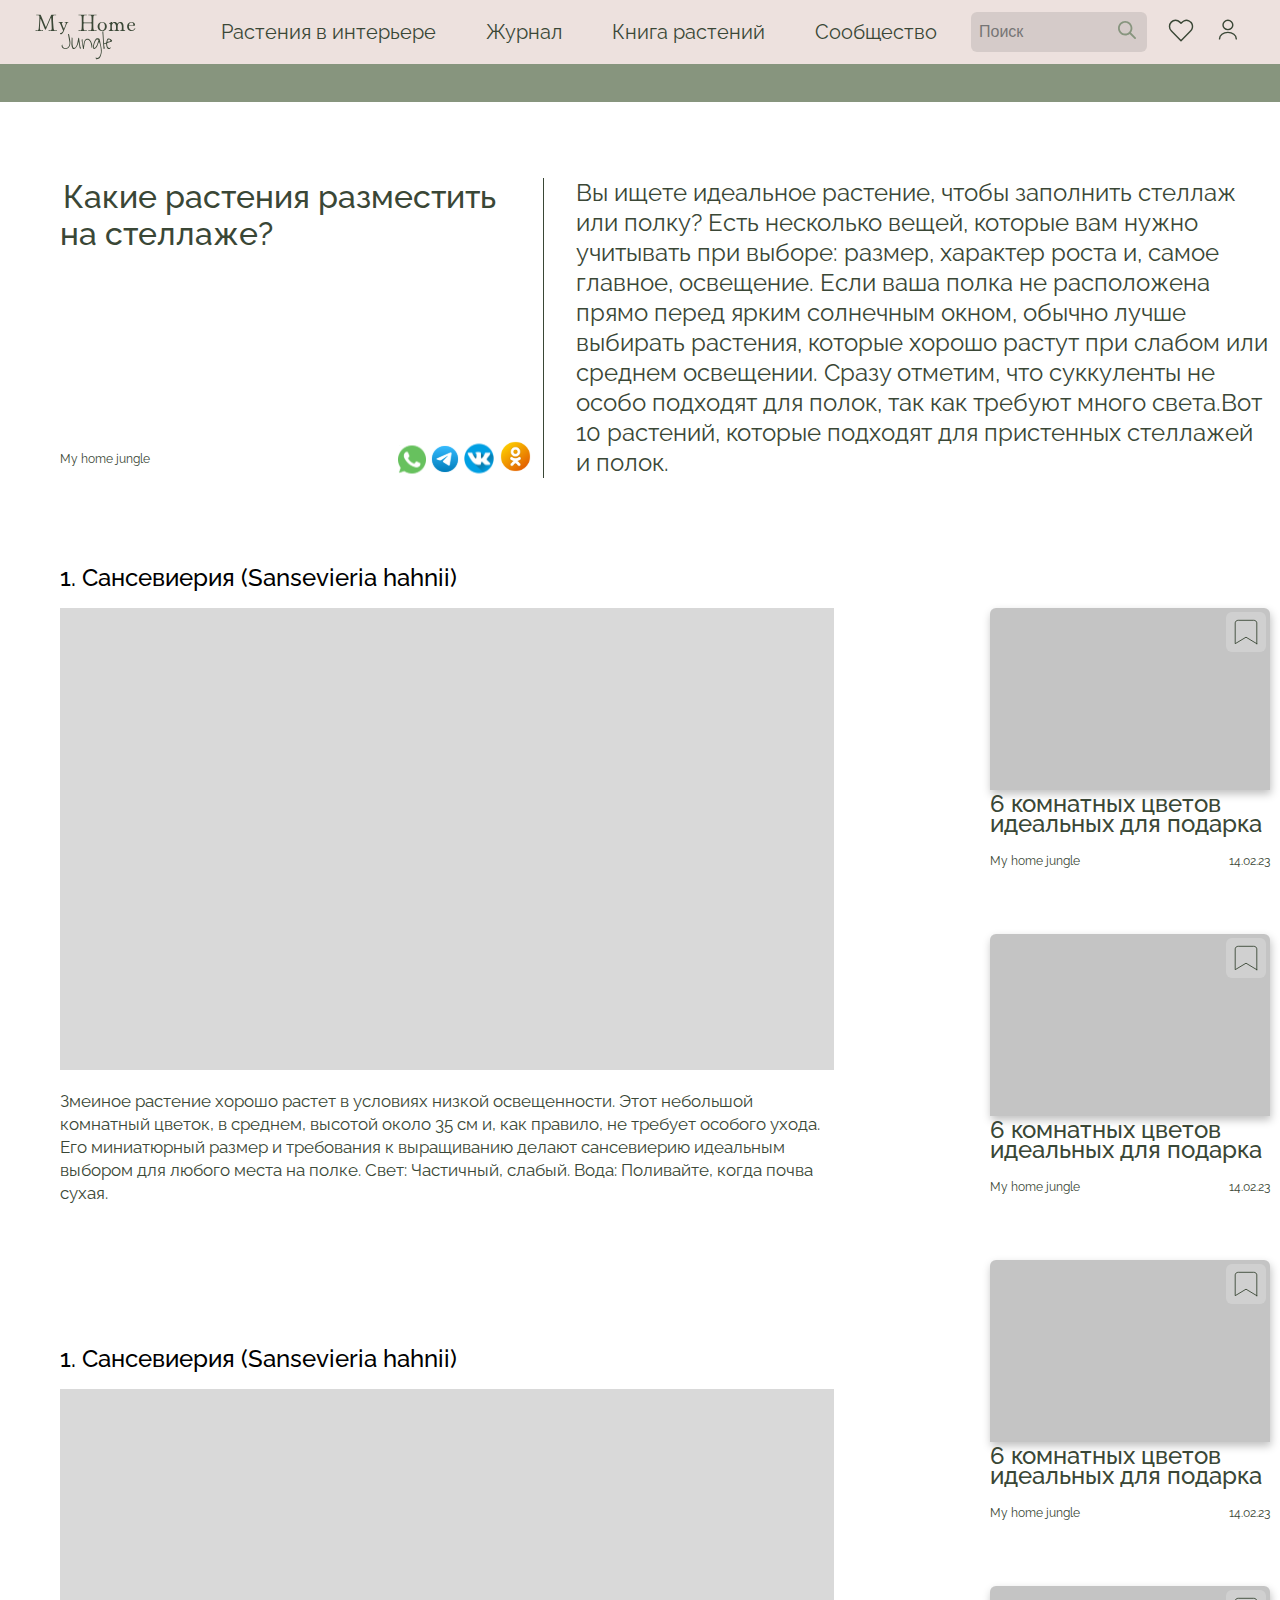
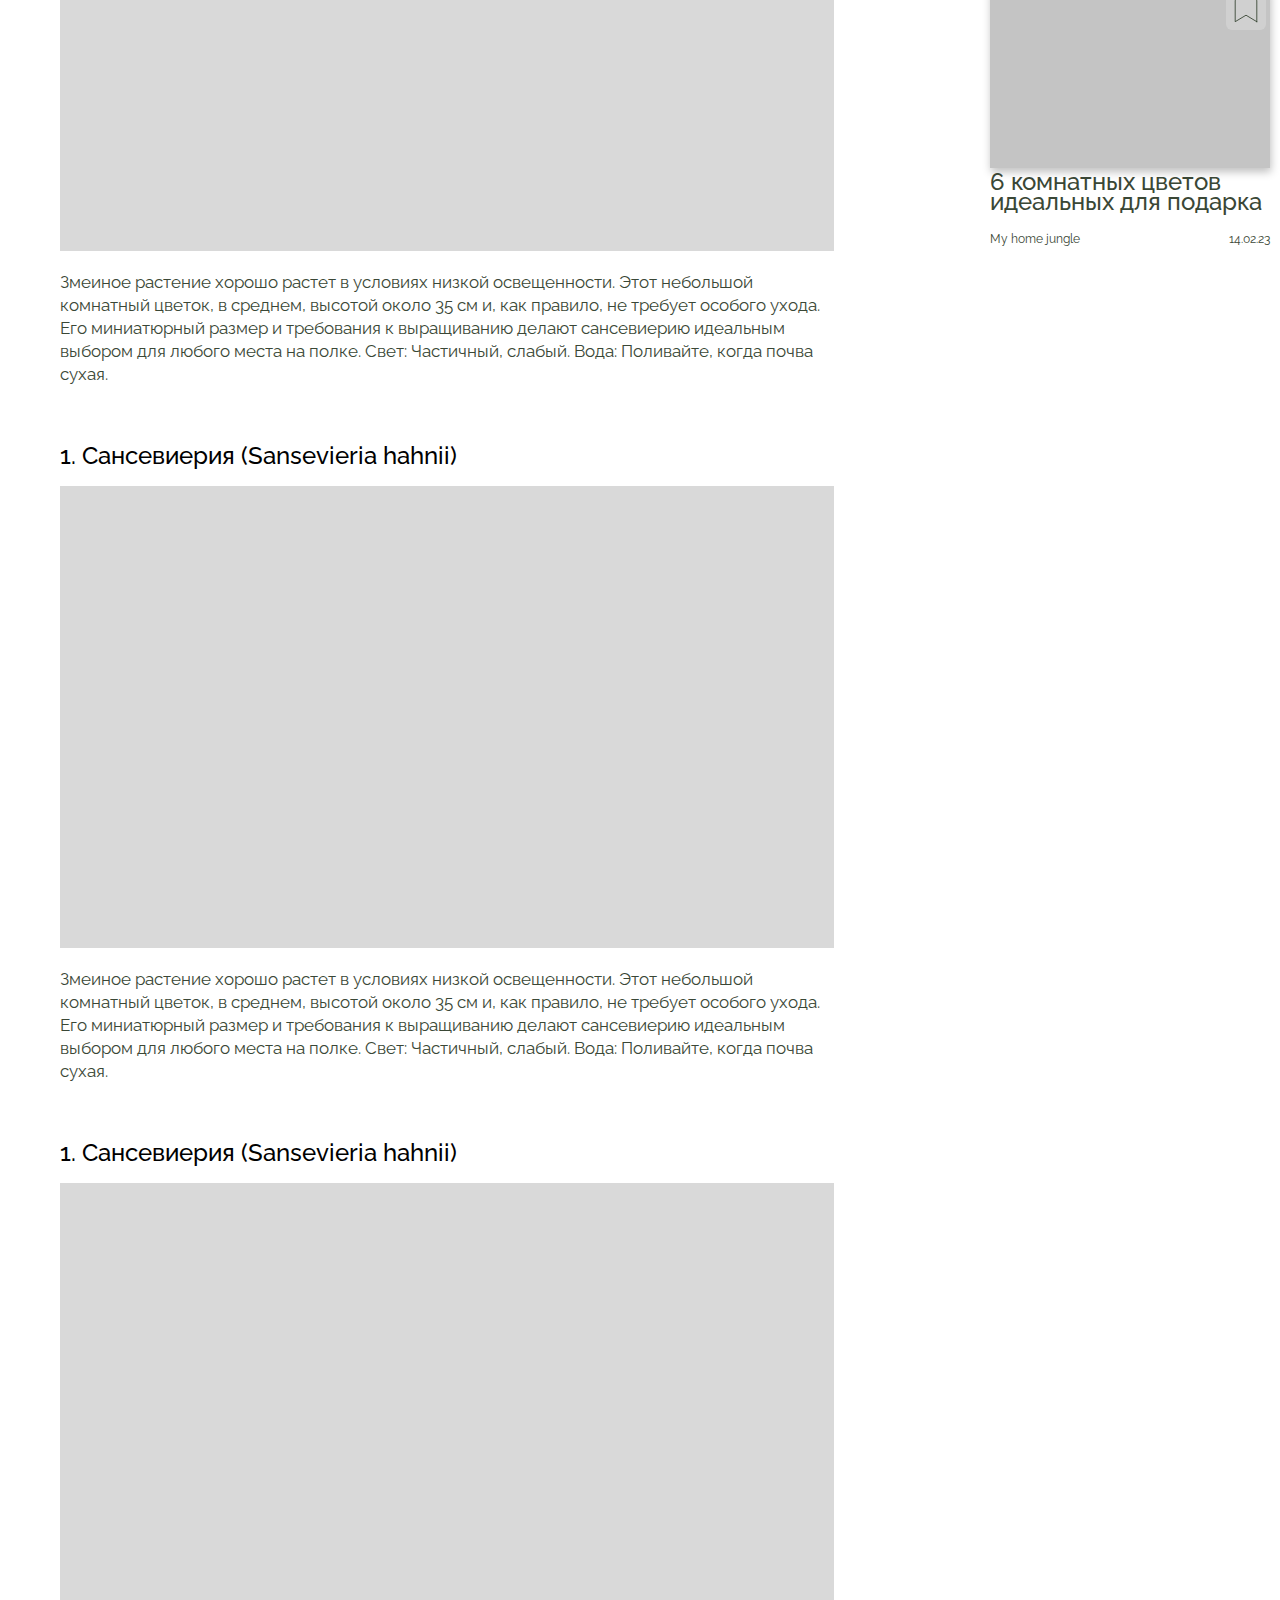
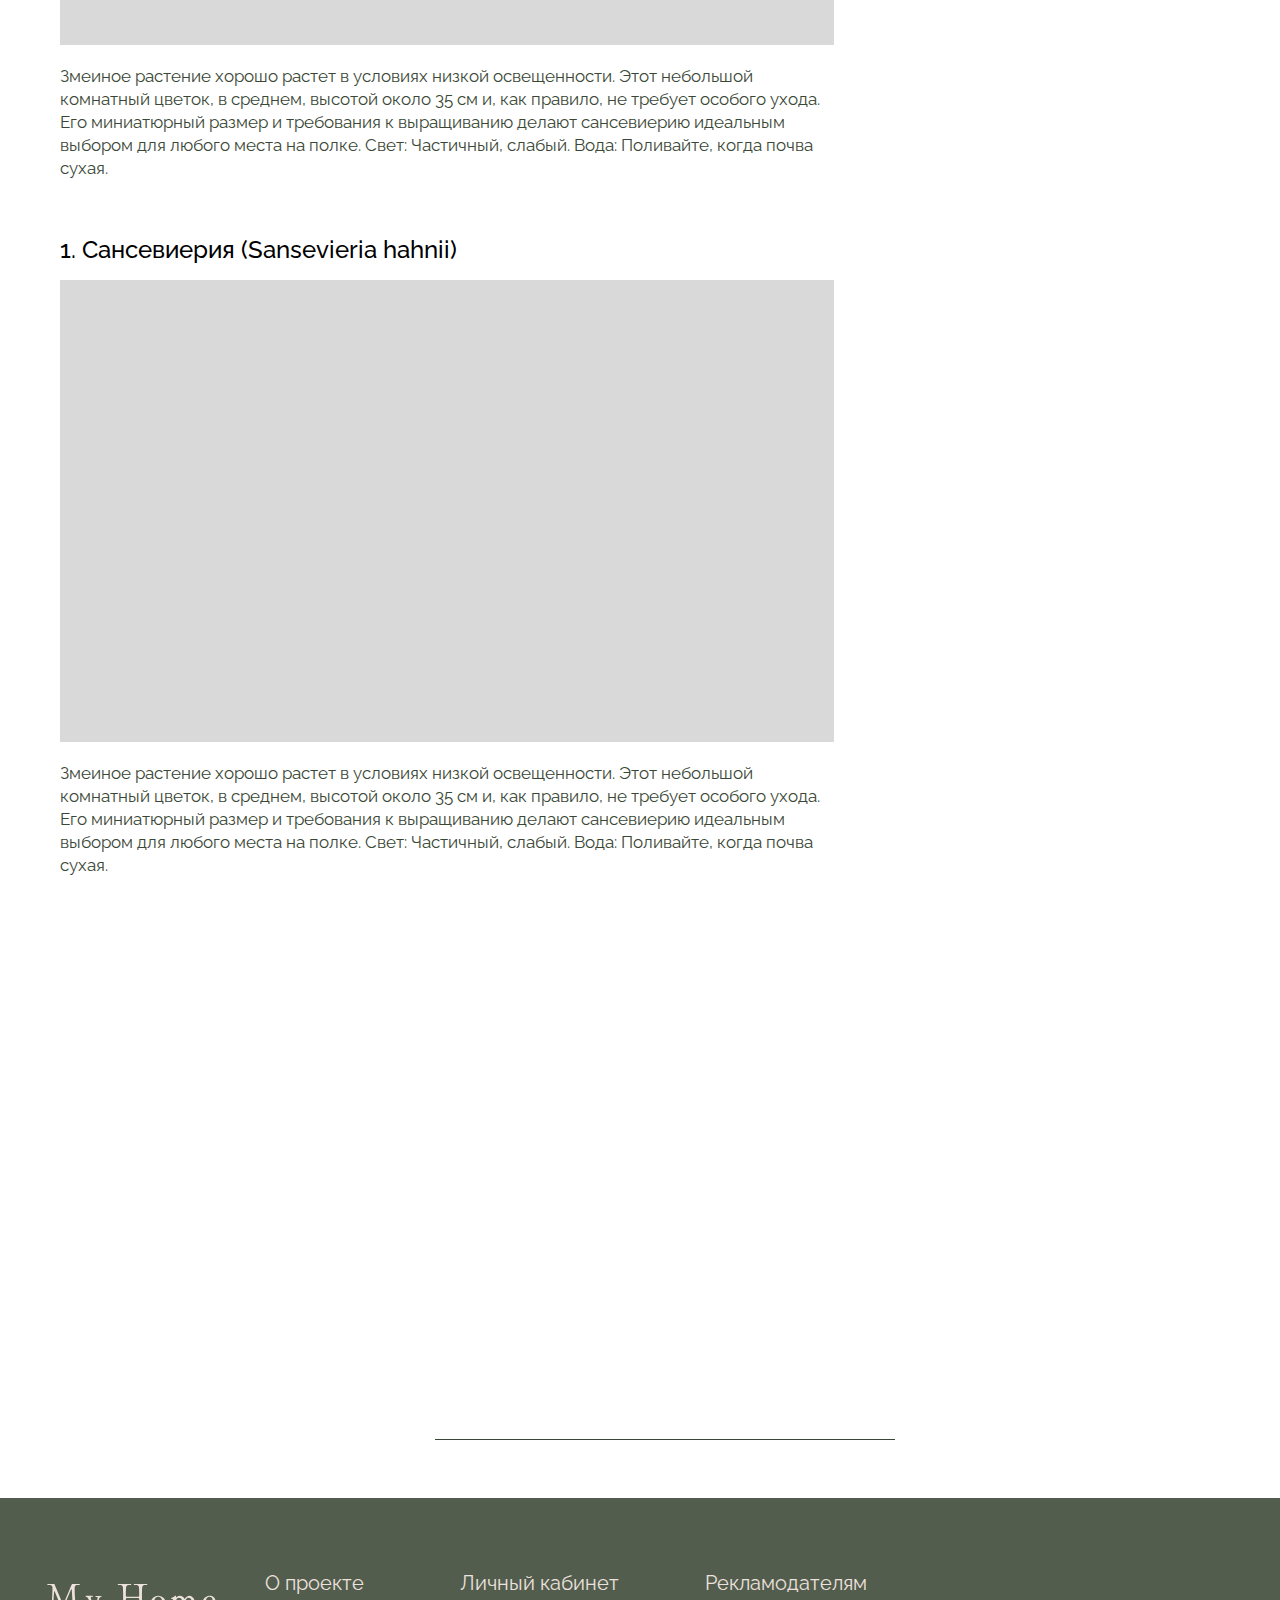
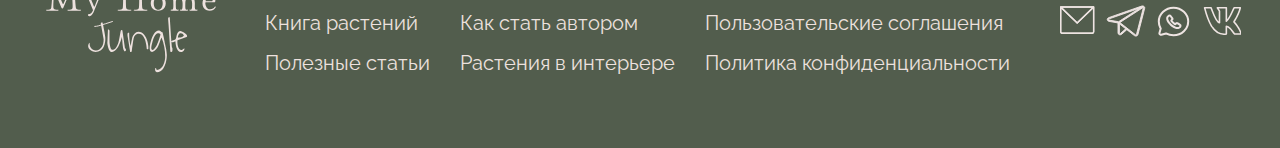
<file: articleCard/article.html>
<!DOCTYPE html>
<html lang="en">
<head>
    <meta charset="UTF-8">
    <meta http-equiv="X-UA-Compatible" content="IE=edge">
    <meta name="description" content="Самая полезная и актуальная информация по выращиваю комнатных растений от лучшего фитопатолога страны">
    <meta name="keywords" content="Статьи, секреты, лафхаки растениеводства">   
    <meta name="viewport" content="width=device-width, initial-scale=1.0">
    <title>Статья</title>
    <script src="https://ajax.googleapis.com/ajax/libs/jquery/2.2.0/jquery.min.js"></script>
    <script src="scripts/main.js" type="module"></script>
    <link rel="stylesheet" href="style.css">
</head>
<body>
    <a class="arrowTop" href="#">
        <svg width="50" height="50" viewBox="0 0 40 40" fill="none" xmlns="http://www.w3.org/2000/svg">
            <path d="M20 0.46875C16.1371 0.46875 12.3609 1.61424 9.14903 3.76036C5.93713 5.90648 3.43376 8.95685 1.95549 12.5257C0.477212 16.0946 0.0904288 20.0217 0.844046 23.8104C1.59766 27.599 3.45784 31.0792 6.18933 33.8107C8.92082 36.5422 12.401 38.4023 16.1897 39.156C19.9783 39.9096 23.9054 39.5228 27.4743 38.0445C31.0432 36.5662 34.0935 34.0629 36.2396 30.851C38.3858 27.6391 39.5313 23.8629 39.5313 20C39.5209 14.8232 37.4599 9.86131 33.7993 6.20072C30.1387 2.54014 25.1768 0.479073 20 0.46875ZM20 37.9688C16.4461 37.9688 12.9721 36.9149 10.0171 34.9405C7.06216 32.966 4.75906 30.1597 3.39905 26.8763C2.03904 23.593 1.68319 19.9801 2.37652 16.4945C3.06985 13.0089 4.78121 9.80715 7.29418 7.29417C9.80716 4.7812 13.0089 3.06984 16.4945 2.37651C19.9801 1.68319 23.593 2.03903 26.8764 3.39904C30.1597 4.75905 32.966 7.06215 34.9405 10.0171C36.9149 12.972 37.9688 16.4461 37.9688 20C37.9636 24.764 36.0688 29.3314 32.7001 32.7001C29.3314 36.0688 24.764 37.9636 20 37.9688ZM27.1875 18.2617C27.3275 18.4133 27.4053 18.612 27.4053 18.8184C27.4053 19.0247 27.3275 19.2234 27.1875 19.375C27.1128 19.4476 27.024 19.5042 26.9266 19.5412C26.8292 19.5781 26.7252 19.5947 26.6211 19.5898C26.5201 19.5931 26.4195 19.5758 26.3255 19.5388C26.2315 19.5019 26.146 19.4461 26.0742 19.375L20.7813 14.082V27.8125C20.7813 28.0197 20.6989 28.2184 20.5524 28.3649C20.4059 28.5114 20.2072 28.5938 20 28.5938C19.7928 28.5938 19.5941 28.5114 19.4476 28.3649C19.3011 28.2184 19.2188 28.0197 19.2188 27.8125V14.082L13.9258 19.375C13.7782 19.5226 13.5779 19.6056 13.3692 19.6056C13.1604 19.6056 12.9601 19.5226 12.8125 19.375C12.6649 19.2274 12.5819 19.0271 12.5819 18.8184C12.5819 18.6096 12.6649 18.4093 12.8125 18.2617L19.4531 11.6406C19.5241 11.5674 19.6091 11.5092 19.7031 11.4694C19.797 11.4296 19.898 11.4091 20 11.4091C20.102 11.4091 20.203 11.4296 20.2969 11.4694C20.3909 11.5092 20.4759 11.5674 20.5469 11.6406L27.1875 18.2617Z" fill="#3A4736"/>
        </svg>
        <p>Наверх</p>
    </a>
    <header class="header-main">
        <div class="header__container container">
            <div class="header__left-block">
                <div class="left-block__main-logo">
                    <a href="../main-page/index.html"><svg class="topLogo" width="111" height="60" viewBox="0 0 111 60" fill="none" xmlns="http://www.w3.org/2000/svg">
                        <path
                            d="M0.984 30.976C0.824 30.976 0.696 30.944 0.6 30.88C0.52 30.816 0.48 30.736 0.48 30.64C0.48 30.544 0.528 30.464 0.624 30.4C0.736 30.336 0.872 30.312 1.032 30.328C1.416 30.36 1.696 30.376 1.872 30.376C2.352 30.376 2.736 30.304 3.024 30.16C3.312 30 3.504 29.736 3.6 29.368C3.728 28.872 3.888 27.192 4.08 24.328C4.288 21.448 4.392 19.216 4.392 17.632C4.392 16.928 4.368 16.472 4.32 16.264C4.224 15.896 4.032 15.64 3.744 15.496C3.456 15.336 3.072 15.256 2.592 15.256C2.416 15.256 2.136 15.272 1.752 15.304H1.656C1.512 15.304 1.4 15.272 1.32 15.208C1.24 15.144 1.2 15.064 1.2 14.968C1.2 14.888 1.24 14.816 1.32 14.752C1.416 14.688 1.544 14.656 1.704 14.656H5.016C5.384 14.656 5.624 14.752 5.736 14.944C5.768 15.008 5.816 15.136 5.88 15.328L10.656 26.656C10.72 26.816 10.8 26.896 10.896 26.896C11.008 26.896 11.088 26.824 11.136 26.68L16.032 15.304C16.08 15.176 16.144 15.048 16.224 14.92C16.32 14.744 16.576 14.656 16.992 14.656H20.664C20.824 14.656 20.944 14.688 21.024 14.752C21.12 14.816 21.168 14.896 21.168 14.992C21.168 15.088 21.112 15.168 21 15.232C20.904 15.296 20.776 15.32 20.616 15.304C20.232 15.272 19.952 15.256 19.776 15.256C19.296 15.256 18.912 15.336 18.624 15.496C18.336 15.64 18.144 15.896 18.048 16.264C18 16.472 17.976 16.928 17.976 17.632C17.976 19.216 18.072 21.44 18.264 24.304C18.472 27.168 18.64 28.856 18.768 29.368C18.864 29.736 19.056 30 19.344 30.16C19.632 30.304 20.016 30.376 20.496 30.376C20.672 30.376 20.952 30.36 21.336 30.328H21.432C21.576 30.328 21.688 30.36 21.768 30.424C21.848 30.488 21.888 30.568 21.888 30.664C21.888 30.744 21.84 30.816 21.744 30.88C21.664 30.944 21.544 30.976 21.384 30.976H14.04C13.88 30.976 13.752 30.944 13.656 30.88C13.576 30.816 13.536 30.736 13.536 30.64C13.536 30.544 13.584 30.464 13.68 30.4C13.792 30.336 13.928 30.312 14.088 30.328C14.472 30.36 14.752 30.376 14.928 30.376C15.408 30.376 15.792 30.304 16.08 30.16C16.368 30 16.56 29.736 16.656 29.368C16.704 29.144 16.728 28.736 16.728 28.144C16.728 26.992 16.6 24.352 16.344 20.224L16.2 18.112C16.184 17.92 16.12 17.824 16.008 17.824C15.928 17.824 15.848 17.896 15.768 18.04L11.088 28.96C10.992 29.184 10.88 29.36 10.752 29.488C10.64 29.616 10.528 29.68 10.416 29.68C10.192 29.68 9.992 29.48 9.816 29.08L5.832 19.336C5.768 19.192 5.688 19.12 5.592 19.12C5.496 19.12 5.432 19.216 5.4 19.408C5.272 20.928 5.16 22.52 5.064 24.184C4.968 25.832 4.92 27.136 4.92 28.096C4.92 28.72 4.944 29.144 4.992 29.368C5.088 29.736 5.28 30 5.568 30.16C5.856 30.304 6.24 30.376 6.72 30.376C6.896 30.376 7.176 30.36 7.56 30.328H7.656C7.8 30.328 7.912 30.36 7.992 30.424C8.072 30.488 8.112 30.568 8.112 30.664C8.112 30.744 8.064 30.816 7.968 30.88C7.888 30.944 7.768 30.976 7.608 30.976H0.984ZM27.5674 21.88C27.7274 21.88 27.8474 21.912 27.9274 21.976C28.0234 22.04 28.0714 22.12 28.0714 22.216C28.0714 22.328 28.0234 22.416 27.9274 22.48C27.8314 22.544 27.6954 22.56 27.5194 22.528C27.4554 22.512 27.3754 22.504 27.2794 22.504C26.9594 22.504 26.7994 22.696 26.7994 23.08C26.7994 23.352 26.8874 23.736 27.0634 24.232C27.2394 24.712 27.5274 25.44 27.9274 26.416L28.6714 28.264C28.7354 28.424 28.8154 28.504 28.9114 28.504C29.0234 28.504 29.1034 28.432 29.1514 28.288C29.6634 27.024 30.0954 25.896 30.4474 24.904C30.7994 23.896 30.9674 23.288 30.9514 23.08C30.9514 22.856 30.8794 22.712 30.7354 22.648C30.6074 22.568 30.4074 22.544 30.1354 22.576H30.0154C29.8874 22.576 29.7834 22.544 29.7034 22.48C29.6234 22.416 29.5834 22.344 29.5834 22.264C29.5834 22.168 29.6234 22.088 29.7034 22.024C29.7994 21.96 29.9274 21.928 30.0874 21.928H32.8714C33.0314 21.928 33.1514 21.96 33.2314 22.024C33.3274 22.072 33.3754 22.144 33.3754 22.24C33.3754 22.336 33.3274 22.424 33.2314 22.504C33.1354 22.568 32.9994 22.592 32.8234 22.576C32.6794 22.56 32.5594 22.6 32.4634 22.696C32.3674 22.776 32.2474 22.92 32.1034 23.128C31.9754 23.32 31.6954 23.936 31.2634 24.976C30.8474 26.016 30.5514 26.76 30.3754 27.208C29.5114 29.384 28.8954 30.896 28.5274 31.744C28.2874 32.24 27.9754 32.744 27.5914 33.256C27.2074 33.768 26.8394 34.08 26.4874 34.192C26.2154 34.272 26.0074 34.312 25.8634 34.312C25.5914 34.312 25.3754 34.24 25.2154 34.096C25.0714 33.968 24.9994 33.816 24.9994 33.64C24.9994 33.448 25.0874 33.28 25.2634 33.136C25.4394 32.992 25.6874 32.92 26.0074 32.92C26.2954 32.92 26.5994 32.784 26.9194 32.512C27.2554 32.256 27.5274 31.92 27.7354 31.504L27.9994 30.952C28.0474 30.856 28.0714 30.76 28.0714 30.664C28.0714 30.616 28.0554 30.544 28.0234 30.448L26.8954 27.664C26.4954 26.656 26.1194 25.744 25.7674 24.928C25.4314 24.112 25.1594 23.536 24.9514 23.2C24.6474 22.736 24.3674 22.512 24.1114 22.528H24.0874C23.9274 22.528 23.7994 22.496 23.7034 22.432C23.6074 22.368 23.5594 22.288 23.5594 22.192C23.5594 22.096 23.5994 22.024 23.6794 21.976C23.7754 21.912 23.9034 21.88 24.0634 21.88H27.5674ZM43.959 30.976C43.799 30.976 43.671 30.944 43.575 30.88C43.495 30.816 43.455 30.736 43.455 30.64C43.455 30.544 43.503 30.464 43.599 30.4C43.711 30.336 43.847 30.312 44.007 30.328C44.391 30.36 44.671 30.376 44.847 30.376C45.327 30.376 45.711 30.304 45.999 30.16C46.287 30 46.479 29.736 46.575 29.368C46.719 28.792 46.791 26.608 46.791 22.816C46.791 19.024 46.719 16.84 46.575 16.264C46.479 15.896 46.287 15.64 45.999 15.496C45.711 15.336 45.327 15.256 44.847 15.256C44.671 15.256 44.391 15.272 44.007 15.304H43.911C43.767 15.304 43.655 15.272 43.575 15.208C43.495 15.144 43.455 15.064 43.455 14.968C43.455 14.888 43.495 14.816 43.575 14.752C43.671 14.688 43.799 14.656 43.959 14.656H51.303C51.463 14.656 51.583 14.688 51.663 14.752C51.759 14.816 51.807 14.896 51.807 14.992C51.807 15.088 51.751 15.168 51.639 15.232C51.543 15.296 51.415 15.32 51.255 15.304C50.871 15.272 50.591 15.256 50.415 15.256C49.935 15.256 49.551 15.336 49.263 15.496C48.975 15.64 48.783 15.896 48.687 16.264C48.543 16.856 48.471 18.72 48.471 21.856C48.471 22.272 48.671 22.48 49.071 22.48H56.031C56.431 22.48 56.631 22.272 56.631 21.856C56.631 18.72 56.559 16.856 56.415 16.264C56.319 15.896 56.127 15.64 55.839 15.496C55.551 15.336 55.167 15.256 54.687 15.256C54.511 15.256 54.231 15.272 53.847 15.304H53.751C53.607 15.304 53.495 15.272 53.415 15.208C53.335 15.144 53.295 15.064 53.295 14.968C53.295 14.888 53.335 14.816 53.415 14.752C53.511 14.688 53.639 14.656 53.799 14.656H61.143C61.303 14.656 61.423 14.688 61.503 14.752C61.599 14.816 61.647 14.896 61.647 14.992C61.647 15.088 61.591 15.168 61.479 15.232C61.383 15.296 61.255 15.32 61.095 15.304C60.711 15.272 60.431 15.256 60.255 15.256C59.775 15.256 59.391 15.336 59.103 15.496C58.815 15.64 58.623 15.896 58.527 16.264C58.383 16.84 58.311 19.024 58.311 22.816C58.311 26.608 58.383 28.792 58.527 29.368C58.623 29.736 58.815 30 59.103 30.16C59.391 30.304 59.775 30.376 60.255 30.376C60.431 30.376 60.711 30.36 61.095 30.328H61.191C61.335 30.328 61.447 30.36 61.527 30.424C61.607 30.488 61.647 30.568 61.647 30.664C61.647 30.744 61.599 30.816 61.503 30.88C61.423 30.944 61.303 30.976 61.143 30.976H53.799C53.639 30.976 53.511 30.944 53.415 30.88C53.335 30.816 53.295 30.736 53.295 30.64C53.295 30.544 53.343 30.464 53.439 30.4C53.551 30.336 53.687 30.312 53.847 30.328C54.231 30.36 54.511 30.376 54.687 30.376C55.167 30.376 55.551 30.304 55.839 30.16C56.127 30 56.319 29.736 56.415 29.368C56.559 28.792 56.631 26.96 56.631 23.872C56.631 23.456 56.431 23.248 56.031 23.248H49.071C48.671 23.248 48.471 23.456 48.471 23.872C48.471 26.96 48.543 28.792 48.687 29.368C48.783 29.736 48.975 30 49.263 30.16C49.551 30.304 49.935 30.376 50.415 30.376C50.591 30.376 50.871 30.36 51.255 30.328H51.351C51.495 30.328 51.607 30.36 51.687 30.424C51.767 30.488 51.807 30.568 51.807 30.664C51.807 30.744 51.759 30.816 51.663 30.88C51.583 30.944 51.463 30.976 51.303 30.976H43.959ZM67.1921 31C66.4241 31 65.6881 30.832 64.9841 30.496C64.2801 30.16 63.7041 29.648 63.2561 28.96C62.8241 28.272 62.6081 27.44 62.6081 26.464C62.6081 25.472 62.8321 24.632 63.2801 23.944C63.7281 23.256 64.2961 22.744 64.9841 22.408C65.6881 22.056 66.4241 21.88 67.1921 21.88C67.9601 21.88 68.6961 22.056 69.4001 22.408C70.1041 22.744 70.6801 23.256 71.1281 23.944C71.5761 24.632 71.8001 25.472 71.8001 26.464C71.8001 27.44 71.5761 28.272 71.1281 28.96C70.6801 29.648 70.1041 30.16 69.4001 30.496C68.6961 30.832 67.9601 31 67.1921 31ZM67.1921 30.376C68.0241 30.376 68.6881 30.016 69.1841 29.296C69.6801 28.576 69.9281 27.624 69.9281 26.44C69.9281 25.272 69.6721 24.328 69.1601 23.608C68.6641 22.872 68.0081 22.504 67.1921 22.504C66.3761 22.504 65.7121 22.872 65.2001 23.608C64.7041 24.328 64.4561 25.272 64.4561 26.44C64.4561 27.608 64.7041 28.56 65.2001 29.296C65.7121 30.016 66.3761 30.376 67.1921 30.376ZM73.9566 23.392C73.9566 23.328 73.9966 23.264 74.0766 23.2C74.1726 23.12 74.3006 23.064 74.4606 23.032C74.9566 22.904 75.4686 22.64 75.9966 22.24C76.0606 22.208 76.1726 22.144 76.3326 22.048C76.4926 21.936 76.6206 21.88 76.7166 21.88C76.9406 21.88 77.0526 21.976 77.0526 22.168C77.0526 22.344 77.0446 22.504 77.0286 22.648C77.0286 22.76 77.0526 22.832 77.1006 22.864C77.1646 22.88 77.2366 22.856 77.3166 22.792C77.9726 22.184 78.6686 21.88 79.4046 21.88C79.9166 21.88 80.4126 22.032 80.8926 22.336C81.3726 22.624 81.7726 23.048 82.0926 23.608C82.1886 23.768 82.2846 23.776 82.3806 23.632C82.6366 23.216 83.0366 22.824 83.5806 22.456C84.1246 22.072 84.6766 21.88 85.2366 21.88C85.7646 21.88 86.2766 22.04 86.7726 22.36C87.2846 22.68 87.7006 23.176 88.0206 23.848C88.3566 24.504 88.5246 25.32 88.5246 26.296L88.5006 28.456C88.5006 29.096 88.5566 29.576 88.6686 29.896C88.7806 30.2 89.0046 30.352 89.3406 30.352C89.4686 30.352 89.5646 30.344 89.6286 30.328L89.7726 30.304C89.9006 30.304 89.9966 30.336 90.0606 30.4C90.1406 30.464 90.1806 30.544 90.1806 30.64C90.1806 30.736 90.1326 30.816 90.0366 30.88C89.9566 30.944 89.8366 30.976 89.6766 30.976H85.6926C85.5326 30.976 85.4046 30.944 85.3086 30.88C85.2286 30.816 85.1886 30.736 85.1886 30.64C85.1886 30.528 85.2366 30.44 85.3326 30.376C85.4286 30.312 85.5646 30.296 85.7406 30.328C86.2046 30.408 86.5006 30.232 86.6286 29.8C86.7726 29.352 86.8446 28.664 86.8446 27.736V26.44C86.8446 25.768 86.7326 25.168 86.5086 24.64C86.3006 24.112 86.0206 23.704 85.6686 23.416C85.3326 23.128 84.9886 22.984 84.6366 22.984C83.9966 22.984 83.5086 23.328 83.1726 24.016C82.8526 24.688 82.6926 25.448 82.6926 26.296L82.6686 28.456C82.6686 29.096 82.7246 29.576 82.8366 29.896C82.9486 30.2 83.1726 30.352 83.5086 30.352C83.6366 30.352 83.7326 30.344 83.7966 30.328L83.9406 30.304C84.0686 30.304 84.1646 30.336 84.2286 30.4C84.3086 30.464 84.3486 30.544 84.3486 30.64C84.3486 30.736 84.3006 30.816 84.2046 30.88C84.1246 30.944 84.0046 30.976 83.8446 30.976H79.8606C79.7006 30.976 79.5726 30.944 79.4766 30.88C79.3966 30.816 79.3566 30.736 79.3566 30.64C79.3566 30.528 79.4046 30.44 79.5006 30.376C79.5966 30.312 79.7326 30.296 79.9086 30.328C80.3726 30.408 80.6686 30.232 80.7966 29.8C80.9406 29.352 81.0126 28.664 81.0126 27.736V26.44C81.0126 25.768 80.9006 25.168 80.6766 24.64C80.4686 24.112 80.1886 23.704 79.8366 23.416C79.5006 23.128 79.1566 22.984 78.8046 22.984C78.4526 22.984 78.1246 23.128 77.8206 23.416C77.5326 23.688 77.3006 24.024 77.1246 24.424C76.9646 24.824 76.8846 25.176 76.8846 25.48C76.8686 25.88 76.8606 26.424 76.8606 27.112C76.8606 28.104 76.9006 28.92 76.9806 29.56C77.0286 29.832 77.1166 30.032 77.2446 30.16C77.3726 30.288 77.5566 30.352 77.7966 30.352C77.9086 30.352 78.0046 30.344 78.0846 30.328L78.2286 30.304C78.3566 30.304 78.4526 30.336 78.5166 30.4C78.5966 30.464 78.6366 30.544 78.6366 30.64C78.6366 30.736 78.5886 30.816 78.4926 30.88C78.4126 30.944 78.2926 30.976 78.1326 30.976H74.2206C74.0606 30.976 73.9326 30.944 73.8366 30.88C73.7566 30.816 73.7166 30.736 73.7166 30.64C73.7166 30.528 73.7646 30.44 73.8606 30.376C73.9566 30.312 74.0926 30.296 74.2686 30.328C74.7486 30.424 75.0686 30.168 75.2286 29.56C75.3246 29.208 75.3726 28.664 75.3726 27.928C75.3726 27.4 75.3646 26.992 75.3486 26.704L75.3246 25.096C75.3246 24.664 75.2526 24.32 75.1086 24.064C74.9806 23.792 74.7646 23.656 74.4606 23.656C74.3006 23.656 74.1726 23.632 74.0766 23.584C73.9966 23.536 73.9566 23.472 73.9566 23.392ZM92.1019 26.464C92.1019 25.488 92.3179 24.656 92.7499 23.968C93.1819 23.264 93.7339 22.744 94.4059 22.408C95.0779 22.056 95.7579 21.88 96.4459 21.88C97.4539 21.88 98.3019 22.144 98.9899 22.672C99.6779 23.184 100.022 23.888 100.022 24.784C100.022 25.12 99.9499 25.384 99.8059 25.576C99.6779 25.768 99.5179 25.864 99.3259 25.864L94.2139 25.84C93.9739 25.84 93.8539 25.952 93.8539 26.176C93.8539 27.264 94.1179 28.2 94.6459 28.984C95.1739 29.752 95.8939 30.136 96.8059 30.136C97.4779 30.136 98.0619 29.984 98.5579 29.68C99.0539 29.376 99.4139 29.024 99.6379 28.624C99.7499 28.432 99.8779 28.336 100.022 28.336C100.182 28.336 100.262 28.44 100.262 28.648C100.262 28.808 100.214 28.944 100.118 29.056C99.6699 29.712 99.1739 30.2 98.6299 30.52C98.0859 30.84 97.3979 31 96.5659 31C95.7979 31 95.0699 30.832 94.3819 30.496C93.7099 30.16 93.1579 29.648 92.7259 28.96C92.3099 28.272 92.1019 27.44 92.1019 26.464ZM94.0459 24.856C94.0299 24.888 94.0219 24.928 94.0219 24.976C94.0219 25.168 94.1339 25.264 94.3579 25.264L97.6459 25.24C97.9339 25.24 98.1179 25.176 98.1979 25.048C98.2779 24.904 98.3179 24.728 98.3179 24.52C98.3179 23.928 98.1419 23.448 97.7899 23.08C97.4539 22.696 97.0059 22.504 96.4459 22.504C95.9019 22.504 95.4139 22.704 94.9819 23.104C94.5659 23.504 94.2539 24.088 94.0459 24.856Z"
                            fill="#3A4736" />
                        <path
                            d="M26.6172 46.0234C26.6172 45.7266 26.6797 45.4141 26.8047 45.0859C26.9453 44.7578 27.1562 44.5234 27.4375 44.3828C27.375 44.8672 27.3984 45.3438 27.5078 45.8125C27.6328 46.2812 27.8281 46.6953 28.0938 47.0547C28.3594 47.4141 28.7031 47.7031 29.125 47.9219C29.5469 48.125 30.0312 48.2266 30.5781 48.2266C31.25 48.2266 31.8281 48.0625 32.3125 47.7344C32.8125 47.3906 33.2266 46.9688 33.5547 46.4688C33.8828 45.9531 34.125 45.3906 34.2812 44.7812C34.4375 44.1562 34.5156 43.5547 34.5156 42.9766V42.4844L33.1328 34.8672C33.1172 34.8047 33.1016 34.7109 33.0859 34.5859C33.0859 34.4609 33.1094 34.3438 33.1562 34.2344C33.2188 34.1094 33.3047 34.0234 33.4141 33.9766C33.5391 33.9297 33.7266 33.9531 33.9766 34.0469C33.9766 34.0781 34.0078 34.2344 34.0703 34.5156C34.1484 34.7812 34.2266 35.1328 34.3047 35.5703C34.3984 35.9922 34.4922 36.4688 34.5859 37C34.6953 37.5312 34.7969 38.0703 34.8906 38.6172C34.9844 39.1484 35.0703 39.6641 35.1484 40.1641C35.2266 40.6484 35.2891 41.0625 35.3359 41.4062C35.4141 42.2344 35.3906 43.0938 35.2656 43.9844C35.1406 44.875 34.8906 45.6953 34.5156 46.4453C34.1406 47.1953 33.6094 47.8125 32.9219 48.2969C32.25 48.7812 31.4062 49.0234 30.3906 49.0234C30.0156 49.0234 29.6016 48.9453 29.1484 48.7891C28.7109 48.6328 28.3047 48.4219 27.9297 48.1562C27.5703 47.8906 27.2578 47.5781 26.9922 47.2188C26.7422 46.8438 26.6172 46.4453 26.6172 46.0234ZM38.8694 49C38.5725 49.1094 38.2991 49.0859 38.0491 48.9297C37.8147 48.7578 37.6038 48.5078 37.4163 48.1797C37.2288 47.8359 37.0647 47.4531 36.9241 47.0312C36.7834 46.5938 36.6741 46.1641 36.5959 45.7422C36.5178 45.3203 36.4631 44.9375 36.4319 44.5938C36.4163 44.25 36.4241 44 36.4553 43.8438C36.4553 43.6875 36.4631 43.4453 36.4788 43.1172C36.4944 42.7891 36.51 42.4219 36.5256 42.0156C36.5413 41.5938 36.5569 41.1641 36.5725 40.7266C36.6038 40.2734 36.6272 39.8359 36.6428 39.4141C36.6584 38.9922 36.6741 38.625 36.6897 38.3125C36.7053 37.9844 36.7131 37.7422 36.7131 37.5859C36.7444 37.5859 36.7678 37.5781 36.7834 37.5625L36.8538 37.5391C37.01 37.5391 37.1428 37.6094 37.2522 37.75C37.3616 37.8906 37.4553 38.0234 37.5334 38.1484C37.5334 38.3672 37.5256 38.7578 37.51 39.3203C37.51 39.8828 37.51 40.4844 37.51 41.125C37.51 41.7656 37.51 42.375 37.51 42.9531C37.5256 43.5156 37.5334 43.9062 37.5334 44.125C37.5491 44.3125 37.5803 44.6094 37.6272 45.0156C37.6897 45.4062 37.7678 45.8125 37.8616 46.2344C37.9553 46.6406 38.0803 47.0156 38.2366 47.3594C38.4084 47.6875 38.6194 47.875 38.8694 47.9219C39.5256 47.9219 40.0725 47.6797 40.51 47.1953C40.9631 46.7109 41.3381 46.1016 41.635 45.3672C41.9319 44.6328 42.1663 43.8438 42.3381 43C42.5256 42.1406 42.6819 41.3359 42.8069 40.5859C42.9319 39.8359 43.0413 39.2109 43.135 38.7109C43.2444 38.1953 43.3694 37.9141 43.51 37.8672L44.0725 37.9844L45.385 47.0547C45.4788 47.1016 45.5569 47.1719 45.6194 47.2656C45.6819 47.3594 45.7366 47.4609 45.7834 47.5703C45.8459 47.6797 45.885 47.7891 45.9006 47.8984C45.9319 48.0078 45.9475 48.0859 45.9475 48.1328C45.9163 48.2422 45.8225 48.3594 45.6663 48.4844C45.51 48.6094 45.3772 48.6797 45.2678 48.6953H45.1741C45.1584 48.6953 45.1428 48.6953 45.1272 48.6953C45.0959 48.6484 45.0491 48.5781 44.9866 48.4844C44.9397 48.375 44.885 48.2656 44.8225 48.1562C44.76 48.0469 44.7053 47.9375 44.6584 47.8281C44.6272 47.7031 44.6038 47.625 44.5881 47.5938C44.5413 47.4375 44.4866 47.1953 44.4241 46.8672C44.3772 46.5391 44.3303 46.1797 44.2834 45.7891C44.2366 45.3828 44.1897 44.9609 44.1428 44.5234C44.1116 44.0703 44.0725 43.6406 44.0256 43.2344C43.9944 42.8125 43.9553 42.4453 43.9084 42.1328C43.8772 41.8047 43.8381 41.5625 43.7913 41.4062C43.7131 41.7656 43.6038 42.1953 43.4631 42.6953C43.3225 43.1797 43.1428 43.6953 42.9241 44.2422C42.7209 44.7891 42.4866 45.3281 42.2209 45.8594C41.9553 46.375 41.6506 46.8594 41.3069 47.3125C40.9788 47.75 40.6116 48.125 40.2053 48.4375C39.7991 48.7344 39.3538 48.9219 38.8694 49ZM46.6919 40.2812C46.6919 40.1875 46.6919 40.0781 46.6919 39.9531C46.7075 39.8281 46.7231 39.7109 46.7388 39.6016C46.77 39.4766 46.8247 39.375 46.9028 39.2969C46.9809 39.2188 47.0903 39.1797 47.2309 39.1797C47.2622 39.1797 47.3091 39.1875 47.3716 39.2031C47.4497 39.2031 47.5044 39.2031 47.5356 39.2031C47.5513 40.3125 47.6059 41.4531 47.6997 42.625C47.8091 43.7969 48.02 44.9297 48.3325 46.0234C48.3481 45.8516 48.3872 45.5625 48.4497 45.1562C48.5278 44.7344 48.6059 44.2969 48.6841 43.8438C48.7778 43.375 48.8638 42.9375 48.9419 42.5312C49.0356 42.125 49.0981 41.8359 49.1294 41.6641C49.2388 41.3359 49.3872 41 49.5747 40.6562C49.7622 40.2969 49.9888 39.9688 50.2544 39.6719C50.5356 39.375 50.8403 39.1328 51.1684 38.9453C51.5122 38.7578 51.8716 38.6641 52.2466 38.6641C52.8716 38.6641 53.4263 38.8047 53.9106 39.0859C54.395 39.3672 54.8247 39.7422 55.1997 40.2109C55.5903 40.6641 55.9184 41.1875 56.1841 41.7812C56.4497 42.3594 56.6684 42.9531 56.8403 43.5625C57.0122 44.1719 57.1372 44.7578 57.2153 45.3203C57.2934 45.8828 57.3325 46.3828 57.3325 46.8203V47.1016C57.3325 47.1953 57.3169 47.2891 57.2856 47.3828C57.27 47.4609 57.2309 47.5312 57.1684 47.5938C57.1216 47.6406 57.0278 47.6641 56.8872 47.6641C56.7309 47.6641 56.5981 47.5703 56.4888 47.3828C56.4731 46.9922 56.4263 46.5391 56.3481 46.0234C56.2856 45.5078 56.1919 44.9688 56.0669 44.4062C55.9575 43.8281 55.8013 43.2656 55.5981 42.7188C55.4106 42.1562 55.1684 41.6562 54.8716 41.2188C54.5903 40.7812 54.2544 40.4297 53.8638 40.1641C53.4731 39.8828 53.0044 39.7422 52.4575 39.7422C52.02 39.7422 51.6372 39.8203 51.3091 39.9766C50.9966 40.1328 50.7309 40.3516 50.5122 40.6328C50.2934 40.8984 50.1138 41.2188 49.9731 41.5938C49.8481 41.9531 49.7544 42.3438 49.6919 42.7656C49.645 42.9844 49.5825 43.375 49.5044 43.9375C49.4263 44.5 49.3403 45.1016 49.2466 45.7422C49.1528 46.3828 49.0669 46.9844 48.9888 47.5469C48.9263 48.1094 48.8872 48.5 48.8716 48.7188C48.8247 48.875 48.7388 48.9688 48.6138 49C48.5044 49.0312 48.3872 49.0469 48.2622 49.0469C48.2466 49.0469 48.2075 49.0391 48.145 49.0234C48.0825 49.0234 48.0513 49.0156 48.0513 49L46.7153 40.8672C46.7153 40.8359 46.7075 40.75 46.6919 40.6094C46.6919 40.4688 46.6919 40.3594 46.6919 40.2812ZM60.7722 57.9766C60.7722 57.8359 60.78 57.6875 60.7956 57.5312C60.8269 57.3906 60.8737 57.2969 60.9362 57.25C61.0144 57.2188 61.1003 57.2656 61.1941 57.3906C61.3034 57.5156 61.4362 57.7734 61.5925 58.1641C62.0925 58.1641 62.5456 58.0547 62.9519 57.8359C63.3737 57.6328 63.7487 57.3516 64.0769 56.9922C64.405 56.6328 64.6784 56.2188 64.8972 55.75C65.1316 55.2812 65.3269 54.7969 65.4831 54.2969C65.6394 53.7969 65.7487 53.2969 65.8112 52.7969C65.8894 52.3125 65.9284 51.8594 65.9284 51.4375C65.9284 49.8125 65.7722 48.1562 65.4597 46.4688C65.1472 44.7656 64.6706 43.1641 64.03 41.6641C63.7175 42.3516 63.4441 43.0625 63.2097 43.7969C62.9753 44.5312 62.6941 45.2422 62.3659 45.9297C62.0378 46.6016 61.6316 47.2109 61.1472 47.7578C60.6784 48.2891 60.0456 48.7109 59.2487 49.0234C58.9675 49.0234 58.7409 48.9531 58.5691 48.8125C58.4128 48.6562 58.2878 48.4688 58.1941 48.25C58.1159 48.0312 58.0691 47.8047 58.0534 47.5703C58.0378 47.3203 58.03 47.0859 58.03 46.8672C58.03 46.5234 58.0691 46.0703 58.1472 45.5078C58.2409 44.9297 58.3816 44.3125 58.5691 43.6562C58.7566 43 58.9753 42.3438 59.2253 41.6875C59.4909 41.0312 59.7956 40.4375 60.1394 39.9062C60.4831 39.375 60.8659 38.9453 61.2878 38.6172C61.7097 38.2891 62.1706 38.125 62.6706 38.125C62.8269 38.125 62.9831 38.1641 63.1394 38.2422C63.2956 38.3203 63.4519 38.4062 63.6081 38.5L64.0769 38.7812C64.2331 38.8594 64.3972 38.9219 64.5691 38.9688C64.6159 39.1719 64.6941 39.5078 64.8034 39.9766C64.9128 40.4453 65.03 40.9766 65.155 41.5703C65.28 42.1484 65.405 42.7656 65.53 43.4219C65.6706 44.0781 65.8034 44.7031 65.9284 45.2969C66.0534 45.875 66.1628 46.4062 66.2566 46.8906C66.3659 47.3594 66.4362 47.7031 66.4675 47.9219C66.4831 48.0312 66.5066 48.2188 66.5378 48.4844C66.5847 48.7344 66.6159 49 66.6316 49.2812C66.6628 49.5781 66.6862 49.8516 66.7019 50.1016C66.7331 50.3516 66.7487 50.5234 66.7487 50.6172C66.7487 51.0703 66.7175 51.6016 66.655 52.2109C66.5925 52.8203 66.4831 53.4453 66.3269 54.0859C66.1706 54.7266 65.9675 55.3594 65.7175 55.9844C65.4675 56.6094 65.155 57.1719 64.78 57.6719C64.405 58.1719 63.9597 58.5703 63.4441 58.8672C62.9441 59.1797 62.3659 59.3359 61.7097 59.3359C61.3347 59.3359 61.0847 59.1953 60.9597 58.9141C60.8347 58.6328 60.7722 58.3203 60.7722 57.9766ZM58.8269 46.6562V47.0547C58.8269 47.1953 58.8425 47.3359 58.8737 47.4766C58.905 47.6016 58.9597 47.7188 59.0378 47.8281C59.1159 47.9219 59.2409 47.9688 59.4128 47.9688C59.6941 47.9531 59.9753 47.7969 60.2566 47.5C60.5534 47.2031 60.8191 46.8594 61.0534 46.4688C61.3034 46.0781 61.5222 45.6875 61.7097 45.2969C61.9128 44.8906 62.0534 44.5859 62.1316 44.3828C62.1941 44.2422 62.2878 43.9766 62.4128 43.5859C62.5534 43.1953 62.6941 42.7891 62.8347 42.3672C62.9753 41.9297 63.1081 41.5156 63.2331 41.125C63.3581 40.7188 63.4441 40.4375 63.4909 40.2812V40.1641C63.4909 40.0391 63.4362 39.9297 63.3269 39.8359C63.2331 39.7422 63.1159 39.6719 62.9753 39.625C62.8503 39.5781 62.7175 39.5391 62.5769 39.5078C62.4362 39.4766 62.3191 39.4609 62.2253 39.4609C61.8816 39.4609 61.5534 39.625 61.2409 39.9531C60.9441 40.2812 60.6706 40.6953 60.4206 41.1953C60.1706 41.6953 59.9441 42.2422 59.7409 42.8359C59.5534 43.4141 59.3894 43.9766 59.2487 44.5234C59.1081 45.0547 58.9987 45.5234 58.9206 45.9297C58.8581 46.3203 58.8269 46.5625 58.8269 46.6562ZM68.5009 48.4609C68.4853 48.0547 68.4463 47.4297 68.3838 46.5859C68.3213 45.7266 68.2509 44.7656 68.1728 43.7031C68.1103 42.625 68.04 41.5 67.9619 40.3281C67.8994 39.1406 67.8291 38.0078 67.7509 36.9297C67.6884 35.8516 67.6181 34.8906 67.54 34.0469C67.4775 33.1875 67.4384 32.5547 67.4228 32.1484V31.8438C67.4228 31.4844 67.6025 31.3047 67.9619 31.3047C67.9931 31.3047 68.04 31.3125 68.1025 31.3281C68.165 31.3281 68.2119 31.3281 68.2431 31.3281C68.3369 32.6875 68.4228 33.9922 68.5009 35.2422C68.5791 36.4922 68.6572 37.7344 68.7353 38.9688C68.8134 40.2031 68.8994 41.4453 68.9931 42.6953C69.0869 43.9297 69.1963 45.2188 69.3213 46.5625C69.4931 46.7344 69.5869 46.9375 69.6025 47.1719C69.6181 47.3906 69.6259 47.6172 69.6259 47.8516C69.6259 47.9609 69.6181 48.0859 69.6025 48.2266C69.6025 48.3516 69.5791 48.4766 69.5322 48.6016C69.4853 48.7109 69.4072 48.8125 69.2978 48.9062C69.2041 48.9844 69.0791 49.0234 68.9228 49.0234C68.7822 49.0234 68.6806 48.9688 68.6181 48.8594C68.5713 48.75 68.5322 48.6172 68.5009 48.4609ZM71.0969 43.5625C70.7375 43.7812 70.3703 43.9531 69.9953 44.0781C69.6203 44.1875 69.3156 44.1094 69.0812 43.8438C69.0812 43.5469 69.1828 43.3516 69.3859 43.2578C69.5891 43.1484 69.8156 43.0625 70.0656 43C70.3312 42.9375 70.5891 42.8594 70.8391 42.7656C71.1047 42.6719 71.2844 42.4844 71.3781 42.2031C71.4719 41.8906 71.5578 41.5156 71.6359 41.0781C71.7141 40.6406 71.8234 40.2188 71.9641 39.8125C72.1047 39.4062 72.3078 39.0703 72.5734 38.8047C72.8391 38.5234 73.2062 38.3828 73.675 38.3828C73.9406 38.3828 74.2687 38.4766 74.6594 38.6641C75.0656 38.8359 75.4484 39.0469 75.8078 39.2969C76.1672 39.5469 76.4719 39.8125 76.7219 40.0938C76.9719 40.375 77.0969 40.6328 77.0969 40.8672C77.0969 40.9766 77.0812 41.0781 77.05 41.1719C77.0344 41.2656 76.9562 41.3438 76.8156 41.4062L72.1984 43L72.175 43.1172C72.175 43.1797 72.1672 43.2656 72.1516 43.375V43.6562C72.1516 43.7656 72.1516 43.8438 72.1516 43.8906C72.1516 44.2031 72.175 44.5938 72.2219 45.0625C72.2687 45.5156 72.3625 45.9609 72.5031 46.3984C72.6594 46.8203 72.8703 47.1875 73.1359 47.5C73.4016 47.8125 73.7609 47.9688 74.2141 47.9688C74.3859 47.9688 74.5266 47.9375 74.6359 47.875C74.7609 47.7969 74.8781 47.7188 74.9875 47.6406C75.1125 47.5469 75.2297 47.4688 75.3391 47.4062C75.4641 47.3281 75.6047 47.2891 75.7609 47.2891C75.7609 47.5234 75.7062 47.75 75.5969 47.9688C75.5031 48.1719 75.3703 48.3516 75.1984 48.5078C75.0266 48.6641 74.8312 48.7891 74.6125 48.8828C74.3937 48.9766 74.175 49.0234 73.9562 49.0234C73.3625 49.0234 72.8859 48.8203 72.5266 48.4141C72.1672 47.9922 71.8859 47.4922 71.6828 46.9141C71.4953 46.3203 71.3625 45.7188 71.2844 45.1094C71.2062 44.4844 71.1437 43.9688 71.0969 43.5625ZM73.9562 39.4141C73.675 39.4141 73.4328 39.4922 73.2297 39.6484C73.0422 39.8047 72.8859 40 72.7609 40.2344C72.6359 40.4688 72.5422 40.7266 72.4797 41.0078C72.4328 41.2734 72.4094 41.5156 72.4094 41.7344C72.6594 41.7344 72.9328 41.7188 73.2297 41.6875C73.5422 41.6562 73.8469 41.5938 74.1437 41.5C74.4406 41.4062 74.7062 41.2891 74.9406 41.1484C75.1906 40.9922 75.3625 40.8047 75.4562 40.5859C75.2219 40.2109 75.0031 39.9219 74.8 39.7188C74.5969 39.5156 74.3156 39.4141 73.9562 39.4141Z"
                            fill="#3A4736" />
                    </svg></a>
                </div>
                <div class="left-block__nav-head">
                    <ul class="nav-head__ul">
                        <li class="nav-head__li">
                            <a class="nav-head__btn" href="../plants_in_interior/rasteniya-v-interyere.html">Растения в
                                интерьере</a>
                        </li>
                        <li class="nav-head__li">
                            <a class="nav-head__btn" href="../magazine/magazine.html">Журнал</a>
                        </li>
                        <li class="nav-head__li">
                            <a class="nav-head__btn" href="../selection_of_plants/index.html">Книга растений</a>
                        </li>
                        <li class="nav-head__li">
                            <a class="nav-head__btn" href="../community/index.html">Сообщество</a>
                        </li>
                    </ul>
                </div>
            </div>
            <div class="header__right-block">
                <div class="right-block__search-head">
                    <input class="search-head__input" type="search" name="" id="" placeholder="Поиск">
                    <a class="search-head__btn" href="#">
                        <svg class="btn-head__img" width="18" height="18" viewBox="0 0 18 18">
                            <path
                                d="M7.2 0C3.22355 0 0 3.22355 0 7.2C0 11.1764 3.22355 14.4 7.2 14.4C8.86384 14.4 10.3959 13.8356 11.6151 12.8879L16.4636 17.7364C16.8151 18.0879 17.3849 18.0879 17.7364 17.7364C18.0879 17.3849 18.0879 16.8151 17.7364 16.4636L12.8879 11.6151C13.8356 10.3959 14.4 8.86384 14.4 7.2C14.4 3.22355 11.1764 0 7.2 0ZM1.8 7.2C1.8 4.21766 4.21766 1.8 7.2 1.8C10.1823 1.8 12.6 4.21766 12.6 7.2C12.6 10.1823 10.1823 12.6 7.2 12.6C4.21766 12.6 1.8 10.1823 1.8 7.2Z" />
                        </svg>
                    </a>
                </div>
                <div class="right-block__btn-head">
                    <a href="#" class="btn-head__heart">
                        <svg class="heart__btn" viewBox="0 0 28 26">
                            <path
                                d="M24.9952 3.53337C24.3599 2.88873 23.6056 2.37736 22.7754 2.02847C21.9451 1.67958 21.0553 1.5 20.1566 1.5C19.258 1.5 18.3681 1.67958 17.5379 2.02847C16.7077 2.37736 15.9534 2.88873 15.3181 3.53337L13.9997 4.87059L12.6812 3.53337C11.398 2.23186 9.65749 1.50067 7.84269 1.50067C6.0279 1.50067 4.28743 2.23186 3.00418 3.53337C1.72092 4.83488 1 6.6001 1 8.44072C1 10.2813 1.72092 12.0466 3.00418 13.3481L4.32264 14.6853L13.9997 24.5L23.6767 14.6853L24.9952 13.3481C25.6307 12.7037 26.1349 11.9387 26.4789 11.0967C26.8229 10.2547 27 9.35216 27 8.44072C27 7.52928 26.8229 6.62677 26.4789 5.78475C26.1349 4.94273 25.6307 4.1777 24.9952 3.53337Z"
                                stroke="#3A4736" stroke-width="1.6126" stroke-linecap="round" stroke-linejoin="round" />
                        </svg>
                    </a>

                    <a href="#" class="btn-head__person">
                        <svg class="person__btn" viewBox="0 0 28 26">
                            <path
                                d="M20 22.5C20 18.4365 15.7421 15.15 10.5 15.15C5.25786 15.15 1 18.4365 1 22.5M10.5 12C11.9666 12 13.3731 11.4469 14.4101 10.4623C15.4471 9.47774 16.0297 8.14239 16.0297 6.75C16.0297 5.35761 15.4471 4.02226 14.4101 3.03769C13.3731 2.05312 11.9666 1.5 10.5 1.5C9.03344 1.5 7.62694 2.05312 6.58992 3.03769C5.5529 4.02226 4.97031 5.35761 4.97031 6.75C4.97031 8.14239 5.5529 9.47774 6.58992 10.4623C7.62694 11.4469 9.03344 12 10.5 12V12Z"
                                stroke="#3A4736" stroke-width="1.61853" stroke-linecap="round"
                                stroke-linejoin="round" />
                        </svg>
                    </a>
                </div>
            </div>
        </div>
    </header>
    <main>

    <section>
        <div class="greenBlock"></div>
    </section>


    <section>
        <div class="whiteContainer">
            <div class="whiteconteiner_topBlock">
                <div class="whiteconteiner_topBlock_leftPart">
                        <h1>Какие растения разместить на стеллаже?</h1>
                    <div class="whiteconteiner_topBlock_leftPart_nameAndIcons">
                        <p class="whiteconteiner_topBlock_leftPart_nameAndIcons_name">
                            My home jungle
                        </p>
                        <div class="whiteconteiner_topBlock_leftPart_nameAndIcons_icons">
                            <a href="#"><img src="images/whatsapp-mini.svg" alt="whatsapp"></a>
                            <a href="#"><img src="images/telegram-mini.svg" alt="telegram"></a>
                            <a href="#"><img src="images/vk-mini.svg" alt=""></a>
                            <a href="#"><img src="images/odnoklassniki-mini.svg" alt="odnoklassniki"></a>
                        </div>
                    </div>
                </div>    
                <div class="whiteconteiner_topBlock_rightPart">
                    <p>Вы ищете идеальное растение, чтобы заполнить стеллаж или полку? Есть несколько вещей, которые вам нужно учитывать при выборе: размер, характер роста и, самое главное, освещение. Если ваша полка не расположена прямо перед ярким солнечным окном, обычно лучше выбирать растения, которые хорошо растут при слабом или среднем освещении. Сразу отметим, что суккуленты не особо подходят для полок, так как требуют много света.Вот 10 растений, которые подходят для пристенных стеллажей и полок.
                    </p>
                </div>
               
            </div>


        <section>
            <div class="articlelBlockAndAside">
                
                    <div class="articlelBlock">
                        <article>
                            <div class="articlelBlock_card first">
                                <h2 class="articlelBlock_card_title">1. Сансевиерия (Sansevieria hahnii)</h2>
                                <div class="articlelBlock_card_image"></div>
                                    <p class="articlelBlock_card_text">Змеиное растение хорошо растет в условиях низкой освещенности. Этот небольшой комнатный цветок, в среднем, высотой около 35 см и, как правило, не требует особого ухода. Его миниатюрный размер и требования к выращиванию делают сансевиерию идеальным выбором для любого места на полке. Свет: Частичный, слабый. Вода: Поливайте, когда почва сухая.
                                    </p>
                                    <!-- <p class="articlelBlock_card_text_next">Читать дальше</p> -->
                            </div>
                        </article>
                        <article>
                            <div class="articlelBlock_card">
                                <h2 class="articlelBlock_card_title">1. Сансевиерия (Sansevieria hahnii)</h2>
                                <div class="articlelBlock_card_image"></div>
                                    <p class="articlelBlock_card_text">Змеиное растение хорошо растет в условиях низкой освещенности. Этот небольшой комнатный цветок, в среднем, высотой около 35 см и, как правило, не требует особого ухода. Его миниатюрный размер и требования к выращиванию делают сансевиерию идеальным выбором для любого места на полке. Свет: Частичный, слабый. Вода: Поливайте, когда почва сухая.</p>
                                    <!-- <p class="articlelBlock_card_text_next">Читать дальше</p> -->
                            </div>
                        </article>
                        <article>
                            <div class="articlelBlock_card">
                                <h2 class="articlelBlock_card_title">1. Сансевиерия (Sansevieria hahnii)</h2>
                                <div class="articlelBlock_card_image"></div>
                                    <p class="articlelBlock_card_text">Змеиное растение хорошо растет в условиях низкой освещенности. Этот небольшой комнатный цветок, в среднем, высотой около 35 см и, как правило, не требует особого ухода. Его миниатюрный размер и требования к выращиванию делают сансевиерию идеальным выбором для любого места на полке. Свет: Частичный, слабый. Вода: Поливайте, когда почва сухая.</p>
                                    <!-- <p class="articlelBlock_card_text_next">Читать дальше</p> -->
                            </div>
                        </article>
                        <article>
                            <div class="articlelBlock_card">
                                <h2 class="articlelBlock_card_title">1. Сансевиерия (Sansevieria hahnii)</h2>
                                <div class="articlelBlock_card_image"></div>
                                    <p class="articlelBlock_card_text">Змеиное растение хорошо растет в условиях низкой освещенности. Этот небольшой комнатный цветок, в среднем, высотой около 35 см и, как правило, не требует особого ухода. Его миниатюрный размер и требования к выращиванию делают сансевиерию идеальным выбором для любого места на полке. Свет: Частичный, слабый. Вода: Поливайте, когда почва сухая.</p>
                                    <!-- <p class="articlelBlock_card_text_next">Читать дальше</p> -->
                            </div>
                        </article>
                        <article>
                            <div class="articlelBlock_card">
                                <h2 class="articlelBlock_card_title">1. Сансевиерия (Sansevieria hahnii)</h2>
                                <div class="articlelBlock_card_image"></div>
                                    <p class="articlelBlock_card_text">Змеиное растение хорошо растет в условиях низкой освещенности. Этот небольшой комнатный цветок, в среднем, высотой около 35 см и, как правило, не требует особого ухода. Его миниатюрный размер и требования к выращиванию делают сансевиерию идеальным выбором для любого места на полке. Свет: Частичный, слабый. Вода: Поливайте, когда почва сухая.</p>
                                    <!-- <p class="articlelBlock_card_text_next">Читать дальше</p> -->
                            </div>
                        </article>
                    </div>               
                


                <!-- слайдер -->
                <aside>
                    <div class="asideBlock">
                        <div class="asideBlockCard">
                            <figure>
                                <div class="asideBlockCard_img">
                                    <svg class="smollflag" width="40" height="40" viewBox="0 0 40 40" fill="none" xmlns="http://www.w3.org/2000/svg">
                                        <path class="smollflag_Path" d="M32 33L20 25.7778L8 33V9.88889C8 9.12271 8.36122 8.38791 9.00421 7.84614C9.64719 7.30436 10.5193 7 11.4286 7H28.5714C29.4807 7 30.3528 7.30436 30.9958 7.84614C31.6388 8.38791 32 9.12271 32 9.88889V33Z" stroke="#3A4736" stroke-linecap="round" stroke-linejoin="round"/>
                                    </svg>
                                </div>
                                <figcaption>
                                    <h3 class="asideBlockCard_title">6 комнатных цветов идеальных для подарка</h3>
                                </figcaption>
                            </figure>

                            <div class="asideBlockCard_siteAndDate">
                                <p class="asideBlockCard_siteAndDate_site">My home jungle</p>
                                <p class="asideBlockCard_siteAndDate_date">14.02.23</p>
                            </div>
                        </div>

                        <div class="asideBlockCard">
                            <figure>
                                <div class="asideBlockCard_img">
                                    <svg class="smollflag" width="40" height="40" viewBox="0 0 40 40" fill="none" xmlns="http://www.w3.org/2000/svg">
                                        <path class="smollflag_Path" d="M32 33L20 25.7778L8 33V9.88889C8 9.12271 8.36122 8.38791 9.00421 7.84614C9.64719 7.30436 10.5193 7 11.4286 7H28.5714C29.4807 7 30.3528 7.30436 30.9958 7.84614C31.6388 8.38791 32 9.12271 32 9.88889V33Z" stroke="#3A4736" stroke-linecap="round" stroke-linejoin="round"/>
                                    </svg>
                                </div>
                                <figcaption>
                                    <h3 class="asideBlockCard_title">6 комнатных цветов идеальных для подарка</h3>
                                </figcaption>
                            </figure>

                            <div class="asideBlockCard_siteAndDate">
                                <p class="asideBlockCard_siteAndDate_site">My home jungle</p>
                                <p class="asideBlockCard_siteAndDate_date">14.02.23</p>
                            </div>
                        </div>

                        <div class="asideBlockCard">
                            <figure>
                                <div class="asideBlockCard_img">
                                    <svg class="smollflag" width="40" height="40" viewBox="0 0 40 40" fill="none" xmlns="http://www.w3.org/2000/svg">
                                        <path class="smollflag_Path" d="M32 33L20 25.7778L8 33V9.88889C8 9.12271 8.36122 8.38791 9.00421 7.84614C9.64719 7.30436 10.5193 7 11.4286 7H28.5714C29.4807 7 30.3528 7.30436 30.9958 7.84614C31.6388 8.38791 32 9.12271 32 9.88889V33Z" stroke="#3A4736" stroke-linecap="round" stroke-linejoin="round"/>
                                    </svg>
                                </div>
                                <figcaption>
                                    <h3 class="asideBlockCard_title">6 комнатных цветов идеальных для подарка</h3>
                                </figcaption>
                            </figure>

                            <div class="asideBlockCard_siteAndDate">
                                <p class="asideBlockCard_siteAndDate_site">My home jungle</p>
                                <p class="asideBlockCard_siteAndDate_date">14.02.23</p>
                            </div>
                        </div>

                        <div class="asideBlockCard">
                            <figure>
                                <div class="asideBlockCard_img">
                                    <svg class="smollflag" width="40" height="40" viewBox="0 0 40 40" fill="none" xmlns="http://www.w3.org/2000/svg">
                                        <path class="smollflag_Path" d="M32 33L20 25.7778L8 33V9.88889C8 9.12271 8.36122 8.38791 9.00421 7.84614C9.64719 7.30436 10.5193 7 11.4286 7H28.5714C29.4807 7 30.3528 7.30436 30.9958 7.84614C31.6388 8.38791 32 9.12271 32 9.88889V33Z" stroke="#3A4736" stroke-linecap="round" stroke-linejoin="round"/>
                                    </svg>
                                </div>
                                <figcaption>
                                    <h3 class="asideBlockCard_title">6 комнатных цветов идеальных для подарка</h3>
                                </figcaption>
                            </figure>

                            <div class="asideBlockCard_siteAndDate">
                                <p class="asideBlockCard_siteAndDate_site">My home jungle</p>
                                <p class="asideBlockCard_siteAndDate_date">14.02.23</p>
                            </div>
                        </div>
                    </div>
                </aside>
            </div>
        </section>    

            <!-- Статьи -->

        


        <!-- нижняя линия -->
        <section>
            <div class="line">                            
            </div>
        </section>
        
    
        </div>        
    </section>
    
        
    
        
    

    </main>
    <footer> 
        <div class="container">
            <nav class="footer-navigation">
                <a href="../main-page/index.html"><img class="footer-logo" src="images/footerLogo.svg" alt="логотип">
                </a>
                <ul class="footer-navigation-pages">
                        <ul class="footer-navigation-column">
                            <li class="navigation-column-item"><a class="navigation-column-link" href="#">О проекте</a> </li>
                            <li class="navigation-column-item"><a class="navigation-column-link" href="#">Книга растений</a></li>
                            <li class="navigation-column-item"><a class="navigation-column-link" href="#">Полезные статьи</a></li>
                        </ul>
                        <ul class="footer-navigation-column">
                            <li class="navigation-column-item"><a class="navigation-column-link" href="#">Личный кабинет</a></li>
                            <li class="navigation-column-item"><a class="navigation-column-link" href="#">Как стать автором</a></li>
                            <li class="navigation-column-item"><a class="navigation-column-link" href="#">Растения в интерьере</a></li>
                        </ul>
                        <ul class="footer-navigation-column">
                            <li class="navigation-column-item"><a class="navigation-column-link" href="#">Рекламодателям</a></li>
                            <li class="navigation-column-item"><a class="navigation-column-link" href="#">Пользовательские соглашения</a></li>
                            <li class="navigation-column-item"><a class="navigation-column-link" href="#">Политика конфиденциальности</a></li>
                        </ul>
                    </ul>
                <ul class="footer-navigation-user">
                    <li class="footer-navigation-item">
                        <img class="footer-icon icon-mail" src="images/mail.svg">
                    </li>
                    <li class="footer-navigation-item">
                        <img class="footer-icon icon-telegram" src="images/telegram.svg">
                    </li>
                    <li class="footer-navigation-item">
                        <img class="footer-icon icon-whatsapp" src="images/whatsApp.svg">
                    </li>
                    <li class="footer-navigation-item">
                        <img class="footer-icon icon-vk" src="images/vk.svg">
                    </li>
                </ul>
            </nav>
            
        </div>
    </footer>
</body>
</html>
</file>
<file: articleCard/style.css>
:root{
    --pink-color:#EEE4E2;
    --green-color:#3A4736;
}


@font-face {
	font-family:'Raleway400';
    src: url('fonts/Raleway-Regular400.ttf');
    font-weight: 400;
}
@font-face {
	font-family:'Raleway500';
    src: url('fonts/Raleway-Medium500.ttf');
    font-weight: 500;
}
@font-face {
	font-family:'Raleway600';
    src: url('fonts/Raleway-SemiBold600.ttf');
    font-weight: 600;
}



* {
    box-sizing: border-box;
    padding: 0;
    margin: 0;
}   

body{
    width: 100vw;
    margin: 0 auto;
    font-family:'Raleway400', 'Arial', sans-serif;
    font-weight: 400;
    overflow-x: hidden;
    color: var(--green-color);
    background-color: var(--pink-color);
    
}
h1{
    margin: 0 auto;
    padding: 0;
    padding-right: 32px;
    font-family:'Raleway500', 'Arial', sans-serif;
    font-weight: 500;
    text-indent: 3px;
}
p{
    margin: 0 auto;
}
ol,
ul {
    list-style: none;
}

a {
    text-decoration: none;
}

input[type=search]::-webkit-search-decoration,
input[type=search]::-webkit-search-cancel-button,
input[type=search]::-webkit-search-results-button,
input[type=search]::-webkit-search-results-decoration {
    display: none;
}

body::-webkit-scrollbar{
    width: 10px;
    background-color: #f9f9fd;
}

body::-webkit-scrollbar-thumb{
    border-radius: 10px;
    background-color: #87957E;
}

body::-webkit-scrollbar-track{
    -webkit-box-shadow: inset 0 0 6px rgba(0, 0, 0, 0.2);
    border-radius: 10px;
    background-color: #f9f9fd;
}

.nav-head__li{
    margin-left: 2px;
    margin-right: 0;
}

.container {
    max-width: 1210px;
    margin: 0 auto;
}

.header-main {
    background-color: #EDE1DE;
    min-width: 320px;
    top: 0;
    z-index: 100;
    width: 100%;
    position: sticky;
}

.header-main .header__container {
    display: -webkit-box;
    display: -ms-flexbox;
    display: flex;
    -webkit-box-align: center;
    -ms-flex-align: center;
    align-items: center;
    -webkit-box-pack: justify;
    -ms-flex-pack: justify;
    justify-content: space-between;
}

.header-main .header__container .header__left-block {
    display: -webkit-box;
    display: -ms-flexbox;
    display: flex;
    -webkit-box-align: center;
    -ms-flex-align: center;
    align-items: center;
}

.header-main .header__container .header__left-block .main-logo__img {
    width: 111px;
    height: 51px;
    padding: 3px 0px 0px;
}
.header-main .header__container .header__left-block .left-block__nav-head {
    margin-left: 69px;
}

.header-main .header__container .header__left-block .left-block__nav-head .nav-head__ul {
    display: -webkit-box;
    display: -ms-flexbox;
    display: flex;
}

.header-main .header__container .header__left-block .left-block__nav-head .nav-head__ul .nav-head__li:nth-child(1) {
    margin-right: 40px;
}

.header-main .header__container .header__left-block .left-block__nav-head .nav-head__ul .nav-head__li:nth-child(2) {
    margin-right: 40px;
}

.header-main .header__container .header__left-block .left-block__nav-head .nav-head__ul .nav-head__li:nth-child(3) {
    margin-right: 40px;
}

.header-main .header__container .header__left-block .left-block__nav-head .nav-head__ul .nav-head__btn {
    color: #3A4736;
    font-weight: 400;
    font-size: 20px;
    line-height: 20px;
    -webkit-transition: -webkit-box-shadow 0.1s ease-out;
    transition: -webkit-box-shadow 0.1s ease-out;
    -o-transition: box-shadow 0.1s ease-out;
    transition: box-shadow 0.1s ease-out;
    transition: box-shadow 0.1s ease-out, -webkit-box-shadow 0.1s ease-out;
    padding: 4px;
    border-radius: 6px;
}

.header-main .header__container .header__left-block .left-block__nav-head .nav-head__ul .nav-head__btn:hover {
    box-shadow: 0 0 0 1px #87957E;
    color: rgba(58, 71, 54, 0.6549019608);
}

.header-main .header__container .header__right-block {
    display: -webkit-box;
    display: -ms-flexbox;
    display: flex;
    -webkit-box-align: center;
    -ms-flex-align: center;
    align-items: center;
}

.header-main .header__container .header__right-block .right-block__search-head {
    display: -webkit-box;
    display: -ms-flexbox;
    display: flex;
    -webkit-box-align: center;
    -ms-flex-align: center;
    align-items: center;
    position: relative;
    margin-right: 20px;
}

.header-main .header__container .header__right-block .right-block__search-head .search-head__input {
    border: none;
    border-radius: 6px;
    background-color:rgba(81,80,81,.1490196078);
    width: 176px;
    height: 40px;
    padding: 8px;
    font-weight: 400;
    font-size: 16px;
    line-height: 24px;
    position: absolute;
    right: 0px;
    z-index: 12;
    -webkit-transition: 0.7s;
    -o-transition: 0.7s;
    transition: 0.7s;
    outline: none;
}

.header-main .header__container .header__right-block .right-block__search-head .search-head__input::-moz-placeholder {
    font-weight: 400;
    font-size: 16px;
    line-height: 20px;
}

.header-main .header__container .header__right-block .right-block__search-head .search-head__input::placeholder {
    font-weight: 400;
    font-size: 16px;
    line-height: 20px;
}

.header-main .header__container .header__right-block .right-block__search-head .search-head__input:focus {
    width: 200px;
}

.header-main .header__container .header__right-block .right-block__search-head .search-head__btn {
    position: absolute;
    right: 11px;
    z-index: 13;
}

.header-main .header__container .header__right-block .right-block__search-head .search-head__btn .btn-head__img {
    fill: #87957E;
}

.header-main .header__container .header__right-block .right-block__search-head .search-head__btn .btn-head__img:hover {
    fill: black;
}

.header-main .header__container .header__right-block .right-block__btn-head {
    display: -webkit-box;
    display: -ms-flexbox;
    display: flex;
    -webkit-box-align: center;
    -ms-flex-align: center;
    align-items: center;
}

.header-main .header__container .header__right-block .right-block__btn-head .btn-head__heart {
    margin-right: 22px;
}

.header-main .header__container .header__right-block .right-block__btn-head .heart__btn {
    width: 28px;
    height: 23px;
    fill: none;
}

.header-main .header__container .header__right-block .right-block__btn-head .heart__btn:hover {
    fill: #87957E;
}

.header-main .header__container .header__right-block .right-block__btn-head .person__btn {
    width: 28px;
    height: 23px;
    fill: none;
    stroke: black;
}

.header-main .header__container .header__right-block .right-block__btn-head .person__btn:hover {
    fill: #87957E;
    stroke: #87957E;
}


.nav-head__ul{
    padding-left: 0;
  }


.greenBlock{
    height: 150px;
    background-color:#87957E;
}

.whiteContainer{
    width: 1330px;
    margin: 0 auto;
    margin-top: -112px;
    padding: 76px 60px 58px 60px;

    background-color: #FFFFFF;

    /* box-shadow: 5px 5px 8px rgba(0, 0, 0, 0.25);
    border-radius: 6px; */
}

.whiteconteiner_topBlock{
    margin-bottom: 90px;

    display: -webkit-box;
    display: -ms-flexbox;
    display: flex;
    -webkit-box-pack:justify;
    -ms-flex-pack:justify;
    justify-content:space-between;
}
.whiteconteiner_topBlock_leftPart{
    width: 40%;
    border-right: 1px solid #3A4736;

    display: -webkit-box;
    display: -ms-flexbox;
    display: flex;
    -webkit-box-orient: vertical;
    -webkit-box-direction: normal;
    -ms-flex-direction: column;
            flex-direction: column;
    -webkit-box-pack: justify;
    -ms-flex-pack: justify;
    justify-content: space-between;
}
.whiteconteiner_topBlock_leftPart_nameAndIcons{
    display: -webkit-box;
    display: -ms-flexbox;
    display: flex;
    -webkit-box-pack:justify;
    -ms-flex-pack:justify;
    justify-content:space-between;
    -webkit-box-align: center;
    -ms-flex-align: center;
    align-items: center;
}
.whiteconteiner_topBlock_leftPart_nameAndIcons_name{
    margin: 0 ;
    padding: 0;
    font-size: 12px;
    line-height: 20px;
}
.whiteconteiner_topBlock_leftPart_nameAndIcons_icons{
    margin: 0;
    padding-right: 10px;
}
.whiteconteiner_topBlock_leftPart_nameAndIcons_icons{
    
}
.whiteconteiner_topBlock_rightPart{
    width: 60%;
    padding-left: 32px;
}
.whiteconteiner_topBlock_rightPart p{
    font-family:'Raleway400', 'Arial', sans-serif;
    font-weight: 400;
    font-size: 24px;
    line-height: 30px;
}
.articlelBlockAndAside{
    padding-bottom: 452px;
}
.articlelBlock{
    width: 64%;
    margin-bottom: 50px;
}
.articlelBlock_card{
    margin-bottom: 60px;
}
.first{
    margin-bottom: 144px;
}
.articlelBlockAndAside{
    display: -webkit-box;
    display: -ms-flexbox;
    display: flex;
    -webkit-box-pack: justify;
    -ms-flex-pack: justify;
    justify-content: space-between;
}
.articlelBlock_card_title{
    margin-bottom: 20px;

    font-weight: 500;
    font-family:'Raleway500', 'Arial', sans-serif;
    font-size: 24px;
    line-height: 20px;
    color: #000000;
    
}
.articlelBlock_card_image{
    height: 462px;
    background-color: #D9D9D9;
    margin-bottom: 20px;

}
.articlelBlock_card_text{
    font-family:'Raleway400', 'Arial', sans-serif;
    font-weight: 400;
    font-size: 17px;
    line-height: 23px;
    color: var(--green-color);
}

.articlelBlock_card_text_next{
    text-align: right;
    font-size: 20px;
    line-height: 20px;
    color: #87957E;
    cursor: pointer;
    display: none;
}

figure{
    margin: 0;
}
.asideBlock{
    margin-top: 40px;
    width: 280px;
}
.asideBlockCard{
    position: relative;
    margin-bottom: 68px;
}
.asideBlockCard_img{
    height: 182px;
    background: #C4C4C4;
    box-shadow: 1px 4px 8px rgba(0, 0, 0, 0.25);
    border-top-left-radius: 6px;
    border-top-right-radius: 6px;
}
.smollflag{
    position: absolute;
    top: 4px;
    right: 4px;

    padding: 2px 2px;

    background: rgba(217, 217, 217, 0.6);
    border-radius: 6px;

    cursor: pointer;
}
.asideBlockCard_title{
    font-family: 'Raleway500', 'Arial', sans-serif;
    font-weight: 500;
    font-size: 24px;
    line-height: 20px;
    color: var(--green-color);
    margin-top: 4px;
    margin-bottom: 22px;
}
.asideBlockCard_siteAndDate{
    display: -webkit-box;
    display: -ms-flexbox;
    display: flex;
    -webkit-box-pack: justify;
    -ms-flex-pack: justify;
    justify-content: space-between;

    font-size: 12px;
    line-height: 10px;
}
.asideBlockCard_siteAndDate_site{
    margin: 0;
}   
.asideBlockCard_siteAndDate_date{
    margin: 0;
}
.line{
    width: 38%;
    margin: 0 auto;
    border-top: 1px solid var(--green-color);
}   
  footer {
    background-color: #525D4D;
    height: -webkit-fit-content;
    height: -moz-fit-content;
    height: fit-content;
    margin: 0 auto;
  }  
  .footer-navigation {
    display: flex;
  }
  
  .footer-logo {
    width: 200px;
    height: 100px;
    display: block;

    margin-top: 75px;
    margin-bottom: 75px;
  }
  
  .footer-navigation-pages {
    display: -webkit-box;
    display: -ms-flexbox;
    display: flex;
    -webkit-box-pack: justify;
    -ms-flex-pack: justify;
    justify-content: space-between;
    -webkit-box-align: center;
    -ms-flex-align: center;
    align-items: center; 
  }
  
  .footer-navigation-column {
    padding-left: 0;
    padding-right: 0;
  }
  
  .navigation-column-link {
    color: #EDE1DE;
    display: block;
    font-weight: 400;
    font-size: 20px;
    line-height: 20px;
    padding-top: 10px;
    padding-bottom: 10px;
    padding-left: 30px;
    white-space: nowrap;
  }
  .footer-navigation-item{
    padding-left: 10px;
    height: auto;
    cursor: pointer;
  }
  .footer-navigation-user {
    margin: 0;
    margin-left: 40px;
    display: -webkit-box;
    display: -ms-flexbox;
    display: flex;
    -webkit-box-align: center;
    -ms-flex-align: center;
    align-items: center;   
}

  .arrowTop{
    position: fixed;
    z-index: 1;
    bottom: 24px;
    right: calc((100% - 1330px)/6);
    /* opacity: 0.5; */
    display: -webkit-box;
    display: -ms-flexbox;
    display: flex;
    -webkit-box-orient: vertical;
    -webkit-box-direction: normal;
    -ms-flex-direction: column;
    flex-direction: column;
    -webkit-box-align: center;
    -ms-flex-align: center;
     align-items: center;
    display: none;
  }
  .arrowTop p{
    margin-top: 4px;

    font-style: normal;
    font-weight: 400;
    font-size: 13px;
    line-height: 20px;
    color: #3A4736;
  }

  .show {
    display: -webkit-box;
    display: -ms-flexbox;
    display: flex;
  }
</file>
<file: css/main.min.css>
@charset "UTF-8";@font-face{font-family:swiper-icons;src:url('data:application/font-woff;charset=utf-8;base64, [base64]//wADZ2x5ZgAAAywAAADMAAAD2MHtryVoZWFkAAABbAAAADAAAAA2E2+eoWhoZWEAAAGcAAAAHwAAACQC9gDzaG10eAAAAigAAAAZAAAArgJkABFsb2NhAAAC0AAAAFoAAABaFQAUGG1heHAAAAG8AAAAHwAAACAAcABAbmFtZQAAA/gAAAE5AAACXvFdBwlwb3N0AAAFNAAAAGIAAACE5s74hXjaY2BkYGAAYpf5Hu/j+W2+MnAzMYDAzaX6QjD6/4//Bxj5GA8AuRwMYGkAPywL13jaY2BkYGA88P8Agx4j+/8fQDYfA1AEBWgDAIB2BOoAeNpjYGRgYNBh4GdgYgABEMnIABJzYNADCQAACWgAsQB42mNgYfzCOIGBlYGB0YcxjYGBwR1Kf2WQZGhhYGBiYGVmgAFGBiQQkOaawtDAoMBQxXjg/wEGPcYDDA4wNUA2CCgwsAAAO4EL6gAAeNpj2M0gyAACqxgGNWBkZ2D4/wMA+xkDdgAAAHjaY2BgYGaAYBkGRgYQiAHyGMF8FgYHIM3DwMHABGQrMOgyWDLEM1T9/w8UBfEMgLzE////P/5//f/V/xv+r4eaAAeMbAxwIUYmIMHEgKYAYjUcsDAwsLKxc3BycfPw8jEQA/[base64]/uznmfPFBNODM2K7MTQ45YEAZqGP81AmGGcF3iPqOop0r1SPTaTbVkfUe4HXj97wYE+yNwWYxwWu4v1ugWHgo3S1XdZEVqWM7ET0cfnLGxWfkgR42o2PvWrDMBSFj/IHLaF0zKjRgdiVMwScNRAoWUoH78Y2icB/yIY09An6AH2Bdu/UB+yxopYshQiEvnvu0dURgDt8QeC8PDw7Fpji3fEA4z/PEJ6YOB5hKh4dj3EvXhxPqH/SKUY3rJ7srZ4FZnh1PMAtPhwP6fl2PMJMPDgeQ4rY8YT6Gzao0eAEA409DuggmTnFnOcSCiEiLMgxCiTI6Cq5DZUd3Qmp10vO0LaLTd2cjN4fOumlc7lUYbSQcZFkutRG7g6JKZKy0RmdLY680CDnEJ+UMkpFFe1RN7nxdVpXrC4aTtnaurOnYercZg2YVmLN/d/gczfEimrE/fs/bOuq29Zmn8tloORaXgZgGa78yO9/cnXm2BpaGvq25Dv9S4E9+5SIc9PqupJKhYFSSl47+Qcr1mYNAAAAeNptw0cKwkAAAMDZJA8Q7OUJvkLsPfZ6zFVERPy8qHh2YER+3i/BP83vIBLLySsoKimrqKqpa2hp6+jq6RsYGhmbmJqZSy0sraxtbO3sHRydnEMU4uR6yx7JJXveP7WrDycAAAAAAAH//wACeNpjYGRgYOABYhkgZgJCZgZNBkYGLQZtIJsFLMYAAAw3ALgAeNolizEKgDAQBCchRbC2sFER0YD6qVQiBCv/H9ezGI6Z5XBAw8CBK/m5iQQVauVbXLnOrMZv2oLdKFa8Pjuru2hJzGabmOSLzNMzvutpB3N42mNgZGBg4GKQYzBhYMxJLMlj4GBgAYow/P/PAJJhLM6sSoWKfWCAAwDAjgbRAAB42mNgYGBkAIIbCZo5IPrmUn0hGA0AO8EFTQAA');font-weight:400;font-style:normal}:root{--swiper-theme-color:#007aff;--swiper-navigation-size:44px}.swiper,swiper-container{margin-left:auto;margin-right:auto;position:relative;overflow:hidden;list-style:none;padding:0;z-index:1;display:block}.swiper-vertical>.swiper-wrapper{flex-direction:column}.swiper-wrapper{position:relative;width:100%;height:100%;z-index:1;display:flex;transition-property:transform;transition-timing-function:var(--swiper-wrapper-transition-timing-function,initial);box-sizing:content-box}.swiper-android .swiper-slide,.swiper-wrapper{transform:translate3d(0,0,0)}.swiper-horizontal{touch-action:pan-y}.swiper-vertical{touch-action:pan-x}.swiper-slide,swiper-slide{flex-shrink:0;width:100%;height:100%;position:relative;transition-property:transform;display:block}.swiper-slide-invisible-blank{visibility:hidden}.swiper-autoheight,.swiper-autoheight .swiper-slide{height:auto}.swiper-autoheight .swiper-wrapper{align-items:flex-start;transition-property:transform,height}.swiper-backface-hidden .swiper-slide{transform:translateZ(0);-webkit-backface-visibility:hidden;backface-visibility:hidden}.swiper-3d.swiper-css-mode .swiper-wrapper{perspective:1200px}.swiper-3d .swiper-wrapper{transform-style:preserve-3d}.swiper-3d{perspective:1200px}.swiper-3d .swiper-cube-shadow,.swiper-3d .swiper-slide,.swiper-3d .swiper-slide-shadow,.swiper-3d .swiper-slide-shadow-bottom,.swiper-3d .swiper-slide-shadow-left,.swiper-3d .swiper-slide-shadow-right,.swiper-3d .swiper-slide-shadow-top{transform-style:preserve-3d}.swiper-3d .swiper-slide-shadow,.swiper-3d .swiper-slide-shadow-bottom,.swiper-3d .swiper-slide-shadow-left,.swiper-3d .swiper-slide-shadow-right,.swiper-3d .swiper-slide-shadow-top{position:absolute;left:0;top:0;width:100%;height:100%;pointer-events:none;z-index:10}.swiper-3d .swiper-slide-shadow{background:rgba(0,0,0,.15)}.swiper-3d .swiper-slide-shadow-left{background-image:linear-gradient(to left,rgba(0,0,0,.5),rgba(0,0,0,0))}.swiper-3d .swiper-slide-shadow-right{background-image:linear-gradient(to right,rgba(0,0,0,.5),rgba(0,0,0,0))}.swiper-3d .swiper-slide-shadow-top{background-image:linear-gradient(to top,rgba(0,0,0,.5),rgba(0,0,0,0))}.swiper-3d .swiper-slide-shadow-bottom{background-image:linear-gradient(to bottom,rgba(0,0,0,.5),rgba(0,0,0,0))}.swiper-css-mode>.swiper-wrapper{overflow:auto;scrollbar-width:none;-ms-overflow-style:none}.swiper-css-mode>.swiper-wrapper::-webkit-scrollbar{display:none}.swiper-css-mode>.swiper-wrapper>.swiper-slide{scroll-snap-align:start start}.swiper-horizontal.swiper-css-mode>.swiper-wrapper{scroll-snap-type:x mandatory}.swiper-vertical.swiper-css-mode>.swiper-wrapper{scroll-snap-type:y mandatory}.swiper-centered>.swiper-wrapper::before{content:'';flex-shrink:0;order:9999}.swiper-centered>.swiper-wrapper>.swiper-slide{scroll-snap-align:center center;scroll-snap-stop:always}.swiper-centered.swiper-horizontal>.swiper-wrapper>.swiper-slide:first-child{margin-inline-start:var(--swiper-centered-offset-before)}.swiper-centered.swiper-horizontal>.swiper-wrapper::before{height:100%;min-height:1px;width:var(--swiper-centered-offset-after)}.swiper-centered.swiper-vertical>.swiper-wrapper>.swiper-slide:first-child{margin-block-start:var(--swiper-centered-offset-before)}.swiper-centered.swiper-vertical>.swiper-wrapper::before{width:100%;min-width:1px;height:var(--swiper-centered-offset-after)}.swiper-lazy-preloader{width:42px;height:42px;position:absolute;left:50%;top:50%;margin-left:-21px;margin-top:-21px;z-index:10;transform-origin:50%;box-sizing:border-box;border:4px solid var(--swiper-preloader-color,var(--swiper-theme-color));border-radius:50%;border-top-color:transparent}.swiper-watch-progress .swiper-slide-visible .swiper-lazy-preloader,.swiper:not(.swiper-watch-progress) .swiper-lazy-preloader,swiper-container:not(.swiper-watch-progress) .swiper-lazy-preloader{animation:1s linear infinite swiper-preloader-spin}.swiper-lazy-preloader-white{--swiper-preloader-color:#fff}.swiper-lazy-preloader-black{--swiper-preloader-color:#000}@keyframes swiper-preloader-spin{0%{transform:rotate(0)}100%{transform:rotate(360deg)}}.swiper-virtual .swiper-slide{transform:translateZ(0)}.swiper-virtual.swiper-css-mode .swiper-wrapper::after{content:'';position:absolute;left:0;top:0;pointer-events:none}.swiper-virtual.swiper-css-mode.swiper-horizontal .swiper-wrapper::after{height:1px;width:var(--swiper-virtual-size)}.swiper-virtual.swiper-css-mode.swiper-vertical .swiper-wrapper::after{width:1px;height:var(--swiper-virtual-size)}.swiper-button-next,.swiper-button-prev{position:absolute;top:var(--swiper-navigation-top-offset,50%);width:calc(var(--swiper-navigation-size)/ 44 * 27);height:var(--swiper-navigation-size);margin-top:calc(0px - (var(--swiper-navigation-size)/ 2));z-index:10;cursor:pointer;display:flex;align-items:center;justify-content:center;color:var(--swiper-navigation-color,var(--swiper-theme-color))}.swiper-button-next.swiper-button-disabled,.swiper-button-prev.swiper-button-disabled{opacity:.35;cursor:auto;pointer-events:none}.swiper-button-next.swiper-button-hidden,.swiper-button-prev.swiper-button-hidden{opacity:0;cursor:auto;pointer-events:none}.swiper-navigation-disabled .swiper-button-next,.swiper-navigation-disabled .swiper-button-prev{display:none!important}.swiper-button-next:after,.swiper-button-prev:after{font-family:swiper-icons;font-size:var(--swiper-navigation-size);text-transform:none!important;letter-spacing:0;font-variant:initial;line-height:1}.swiper-button-prev,.swiper-rtl .swiper-button-next{left:var(--swiper-navigation-sides-offset,10px);right:auto}.swiper-button-prev:after,.swiper-rtl .swiper-button-next:after{content:'prev'}.swiper-button-next,.swiper-rtl .swiper-button-prev{right:var(--swiper-navigation-sides-offset,10px);left:auto}.swiper-button-next:after,.swiper-rtl .swiper-button-prev:after{content:'next'}.swiper-button-lock{display:none}.swiper-pagination{position:absolute;text-align:center;transition:opacity .3s;transform:translate3d(0,0,0);z-index:10}.swiper-pagination.swiper-pagination-hidden{opacity:0}.swiper-pagination-disabled>.swiper-pagination,.swiper-pagination.swiper-pagination-disabled{display:none!important}.swiper-horizontal>.swiper-pagination-bullets,.swiper-pagination-bullets.swiper-pagination-horizontal,.swiper-pagination-custom,.swiper-pagination-fraction{bottom:var(--swiper-pagination-bottom,8px);top:var(--swiper-pagination-top,auto);left:0;width:100%}.swiper-pagination-bullets-dynamic{overflow:hidden;font-size:0}.swiper-pagination-bullets-dynamic .swiper-pagination-bullet{transform:scale(.33);position:relative}.swiper-pagination-bullets-dynamic .swiper-pagination-bullet-active,.swiper-pagination-bullets-dynamic .swiper-pagination-bullet-active-main{transform:scale(1)}.swiper-pagination-bullets-dynamic .swiper-pagination-bullet-active-prev{transform:scale(.66)}.swiper-pagination-bullets-dynamic .swiper-pagination-bullet-active-prev-prev{transform:scale(.33)}.swiper-pagination-bullets-dynamic .swiper-pagination-bullet-active-next{transform:scale(.66)}.swiper-pagination-bullets-dynamic .swiper-pagination-bullet-active-next-next{transform:scale(.33)}.swiper-pagination-bullet{width:var(--swiper-pagination-bullet-width,var(--swiper-pagination-bullet-size,8px));height:var(--swiper-pagination-bullet-height,var(--swiper-pagination-bullet-size,8px));display:inline-block;border-radius:50%;background:var(--swiper-pagination-bullet-inactive-color,#000);opacity:var(--swiper-pagination-bullet-inactive-opacity,.2)}button.swiper-pagination-bullet{border:none;margin:0;padding:0;box-shadow:none;-webkit-appearance:none;appearance:none}.swiper-pagination-clickable .swiper-pagination-bullet{cursor:pointer}.swiper-pagination-bullet:only-child{display:none!important}.swiper-pagination-bullet-active{opacity:var(--swiper-pagination-bullet-opacity,1);background:var(--swiper-pagination-color,var(--swiper-theme-color))}.swiper-pagination-vertical.swiper-pagination-bullets,.swiper-vertical>.swiper-pagination-bullets{right:var(--swiper-pagination-right,8px);left:var(--swiper-pagination-left,auto);top:50%;transform:translate3d(0,-50%,0)}.swiper-pagination-vertical.swiper-pagination-bullets .swiper-pagination-bullet,.swiper-vertical>.swiper-pagination-bullets .swiper-pagination-bullet{margin:var(--swiper-pagination-bullet-vertical-gap,6px) 0;display:block}.swiper-pagination-vertical.swiper-pagination-bullets.swiper-pagination-bullets-dynamic,.swiper-vertical>.swiper-pagination-bullets.swiper-pagination-bullets-dynamic{top:50%;transform:translateY(-50%);width:8px}.swiper-pagination-vertical.swiper-pagination-bullets.swiper-pagination-bullets-dynamic .swiper-pagination-bullet,.swiper-vertical>.swiper-pagination-bullets.swiper-pagination-bullets-dynamic .swiper-pagination-bullet{display:inline-block;transition:transform .2s,top .2s}.swiper-horizontal>.swiper-pagination-bullets .swiper-pagination-bullet,.swiper-pagination-horizontal.swiper-pagination-bullets .swiper-pagination-bullet{margin:0 var(--swiper-pagination-bullet-horizontal-gap,4px)}.swiper-horizontal>.swiper-pagination-bullets.swiper-pagination-bullets-dynamic,.swiper-pagination-horizontal.swiper-pagination-bullets.swiper-pagination-bullets-dynamic{left:50%;transform:translateX(-50%);white-space:nowrap}.swiper-horizontal>.swiper-pagination-bullets.swiper-pagination-bullets-dynamic .swiper-pagination-bullet,.swiper-pagination-horizontal.swiper-pagination-bullets.swiper-pagination-bullets-dynamic .swiper-pagination-bullet{transition:transform .2s,left .2s}.swiper-horizontal.swiper-rtl>.swiper-pagination-bullets-dynamic .swiper-pagination-bullet,:host(.swiper-horizontal.swiper-rtl) .swiper-pagination-bullets-dynamic .swiper-pagination-bullet{transition:transform .2s,right .2s}.swiper-pagination-fraction{color:var(--swiper-pagination-fraction-color,inherit)}.swiper-pagination-progressbar{background:var(--swiper-pagination-progressbar-bg-color,rgba(0,0,0,.25));position:absolute}.swiper-pagination-progressbar .swiper-pagination-progressbar-fill{background:var(--swiper-pagination-color,var(--swiper-theme-color));position:absolute;left:0;top:0;width:100%;height:100%;transform:scale(0);transform-origin:left top}.swiper-rtl .swiper-pagination-progressbar .swiper-pagination-progressbar-fill{transform-origin:right top}.swiper-horizontal>.swiper-pagination-progressbar,.swiper-pagination-progressbar.swiper-pagination-horizontal,.swiper-pagination-progressbar.swiper-pagination-vertical.swiper-pagination-progressbar-opposite,.swiper-vertical>.swiper-pagination-progressbar.swiper-pagination-progressbar-opposite{width:100%;height:var(--swiper-pagination-progressbar-size,4px);left:0;top:0}.swiper-horizontal>.swiper-pagination-progressbar.swiper-pagination-progressbar-opposite,.swiper-pagination-progressbar.swiper-pagination-horizontal.swiper-pagination-progressbar-opposite,.swiper-pagination-progressbar.swiper-pagination-vertical,.swiper-vertical>.swiper-pagination-progressbar{width:var(--swiper-pagination-progressbar-size,4px);height:100%;left:0;top:0}.swiper-pagination-lock{display:none}.swiper-scrollbar{border-radius:var(--swiper-scrollbar-border-radius,10px);position:relative;background:var(--swiper-scrollbar-bg-color,rgba(0,0,0,.1))}.swiper-scrollbar-disabled>.swiper-scrollbar,.swiper-scrollbar.swiper-scrollbar-disabled{display:none!important}.swiper-horizontal>.swiper-scrollbar,.swiper-scrollbar.swiper-scrollbar-horizontal{position:absolute;left:var(--swiper-scrollbar-sides-offset,1%);bottom:var(--swiper-scrollbar-bottom,4px);top:var(--swiper-scrollbar-top,auto);z-index:50;height:var(--swiper-scrollbar-size,4px);width:calc(100% - 2 * var(--swiper-scrollbar-sides-offset,1%))}.swiper-scrollbar.swiper-scrollbar-vertical,.swiper-vertical>.swiper-scrollbar{position:absolute;left:var(--swiper-scrollbar-left,auto);right:var(--swiper-scrollbar-right,4px);top:var(--swiper-scrollbar-sides-offset,1%);z-index:50;width:var(--swiper-scrollbar-size,4px);height:calc(100% - 2 * var(--swiper-scrollbar-sides-offset,1%))}.swiper-scrollbar-drag{height:100%;width:100%;position:relative;background:var(--swiper-scrollbar-drag-bg-color,rgba(0,0,0,.5));border-radius:var(--swiper-scrollbar-border-radius,10px);left:0;top:0}.swiper-scrollbar-cursor-drag{cursor:move}.swiper-scrollbar-lock{display:none}.swiper-zoom-container{width:100%;height:100%;display:flex;justify-content:center;align-items:center;text-align:center}.swiper-zoom-container>canvas,.swiper-zoom-container>img,.swiper-zoom-container>svg{max-width:100%;max-height:100%;object-fit:contain}.swiper-slide-zoomed{cursor:move;touch-action:none}.swiper .swiper-notification,swiper-container .swiper-notification{position:absolute;left:0;top:0;pointer-events:none;opacity:0;z-index:-1000}.swiper-free-mode>.swiper-wrapper{transition-timing-function:ease-out;margin:0 auto}.swiper-grid>.swiper-wrapper{flex-wrap:wrap}.swiper-grid-column>.swiper-wrapper{flex-wrap:wrap;flex-direction:column}.swiper-fade.swiper-free-mode .swiper-slide{transition-timing-function:ease-out}.swiper-fade .swiper-slide{pointer-events:none;transition-property:opacity}.swiper-fade .swiper-slide .swiper-slide{pointer-events:none}.swiper-fade .swiper-slide-active,.swiper-fade .swiper-slide-active .swiper-slide-active{pointer-events:auto}.swiper-cube{overflow:visible}.swiper-cube .swiper-slide{pointer-events:none;-webkit-backface-visibility:hidden;backface-visibility:hidden;z-index:1;visibility:hidden;transform-origin:0 0;width:100%;height:100%}.swiper-cube .swiper-slide .swiper-slide{pointer-events:none}.swiper-cube.swiper-rtl .swiper-slide{transform-origin:100% 0}.swiper-cube .swiper-slide-active,.swiper-cube .swiper-slide-active .swiper-slide-active{pointer-events:auto}.swiper-cube .swiper-slide-active,.swiper-cube .swiper-slide-next,.swiper-cube .swiper-slide-next+.swiper-slide,.swiper-cube .swiper-slide-prev{pointer-events:auto;visibility:visible}.swiper-cube .swiper-slide-shadow-bottom,.swiper-cube .swiper-slide-shadow-left,.swiper-cube .swiper-slide-shadow-right,.swiper-cube .swiper-slide-shadow-top{z-index:0;-webkit-backface-visibility:hidden;backface-visibility:hidden}.swiper-cube .swiper-cube-shadow{position:absolute;left:0;bottom:0;width:100%;height:100%;opacity:.6;z-index:0}.swiper-cube .swiper-cube-shadow:before{content:'';background:#000;position:absolute;left:0;top:0;bottom:0;right:0;filter:blur(50px)}.swiper-flip{overflow:visible}.swiper-flip .swiper-slide{pointer-events:none;-webkit-backface-visibility:hidden;backface-visibility:hidden;z-index:1}.swiper-flip .swiper-slide .swiper-slide{pointer-events:none}.swiper-flip .swiper-slide-active,.swiper-flip .swiper-slide-active .swiper-slide-active{pointer-events:auto}.swiper-flip .swiper-slide-shadow-bottom,.swiper-flip .swiper-slide-shadow-left,.swiper-flip .swiper-slide-shadow-right,.swiper-flip .swiper-slide-shadow-top{z-index:0;-webkit-backface-visibility:hidden;backface-visibility:hidden}.swiper-creative .swiper-slide{-webkit-backface-visibility:hidden;backface-visibility:hidden;overflow:hidden;transition-property:transform,opacity,height}.swiper-cards{overflow:visible}.swiper-cards .swiper-slide{transform-origin:center bottom;-webkit-backface-visibility:hidden;backface-visibility:hidden;overflow:hidden}.reg{width:390px;max-height:680px;margin:0 auto;position:fixed;right:0;left:0;top:0;z-index:1500;display:none;background:#eee4e2}#filter{background-color:rgba(0,0,0,.6);position:fixed;right:0;left:0;bottom:0;top:0;z-index:1001;display:none}.reg__wrapper{width:370px;margin:0 auto;position:relative}.reg__wrapper .reg__close{position:absolute;top:10px;right:10px;stroke:#3a4736}.reg__wrapper .reg__close:hover{stroke:rgba(58,71,54,.4588235294);cursor:pointer}.reg__wrapper .reg__title{text-align:center}.reg__wrapper .reg__title-main{text-align:center;padding-top:20px;font-weight:400;font-size:20px;line-height:20px;color:#3a4736}.reg__wrapper .reg__title-main span{font-weight:500;font-size:24px;line-height:24px;color:#3a4736;padding-top:11px}.reg__wrapper .reg__title-tagline{font-weight:400;font-size:12px;line-height:20px;color:#000;padding-top:20px}.reg__form .form__mail .mail__label{margin-top:19px;font-weight:400;font-size:12px;line-height:20px;display:block;color:#3a4736}.reg__form .form__mail #mail__input{margin-top:8px;padding:0 4px 0 9px;width:370px;height:40px;border:1px solid #3a4736;border-radius:4px;font-weight:400;font-size:16px;line-height:20px;color:#3a4736}.reg__form .form__mail #mail__input::-moz-placeholder{font-weight:400;font-size:16px;line-height:20px;color:#3a4736}.reg__form .form__mail #mail__input::placeholder{font-weight:400;font-size:16px;line-height:20px;color:#3a4736}.reg__form .form__mail .mail_error{font-weight:400;font-size:12px;line-height:20px;color:red;opacity:0;position:absolute}.reg__form .form__mail svg{position:absolute;right:13px;top:176px;stroke:#3a4736}.reg__form .form__mail svg:hover{stroke:rgba(58,71,54,.4588235294);cursor:pointer}.reg__form .form__password{position:relative;margin-top:20px}.reg__form .form__password .password__label{margin-top:24px;font-weight:400;font-size:12px;line-height:20px;display:block;color:#3a4736}.reg__form .form__password #password__input{margin-top:8px;padding:0 4px 0 9px;width:370px;height:40px;border:1px solid #3a4736;border-radius:4px}.reg__form .form__password #password__input::-moz-placeholder{font-weight:400;font-size:16px;line-height:20px;color:#3a4736}.reg__form .form__password #password__input::placeholder{font-weight:400;font-size:16px;line-height:20px;color:#3a4736}.reg__form .form__password .password_error{font-weight:400;font-size:12px;line-height:20px;color:red;opacity:0;position:absolute}.reg__form .form__password svg{position:absolute;left:343px;top:40px;fill:#3a4736}.reg__form .form__password svg:hover{fill:rgba(58,71,54,.6745098039);cursor:pointer}.reg__form .submit-btn button{margin-top:25px;width:370px;height:40px;background:#3a4736;border-radius:4px;font-weight:400;font-size:16px;line-height:20px;color:#eee4e2;cursor:pointer;position:relative;z-index:1;overflow:hidden;transition:.5s ease-out}.reg__form .submit-btn button:hover{color:#3a4736}.reg__form .submit-btn button::after{content:"";background:#eee4e2;position:absolute;z-index:-1;padding:.85em .75em;display:block}.reg__form .submit-btn button[class^=form__btn]::after,.reg__form .submit-btn button[class^=form__btn]:hover::after{transition:.6s ease-out}.reg__form .submit-btn button.form__btn::after{border-radius:50%;left:-30%;right:-30%;top:-150%;bottom:-150%;line-height:8.34em;transform:scale(0,.4);opacity:.5}.reg__form .submit-btn button.form__btn:hover::after{transform:scale(1,1);opacity:1}.reg__form .form__text-between{text-align:center;margin-top:20px;font-style:normal;font-weight:500;font-size:24px;line-height:20px;color:#3a4736}.reg__form .reg_btn-vk img{position:absolute;left:30px;bottom:5px;height:30px;width:30px}.reg__form .vk-btn button{margin-top:20px;width:370px;height:40px;background:#3a4736;border-radius:4px;font-weight:400;font-size:16px;line-height:20px;color:#eee4e2;cursor:pointer;position:relative;z-index:1;overflow:hidden;transition:450ms ease-out}.reg__form .vk-btn button:hover{color:#3a4736}.reg__form.reg__form .vk-btn button::after{content:"";background:#eee4e2;position:absolute;z-index:-1;padding:.85em .75em;display:block}.reg__form .vk-btn button[class^=reg_btn-vk]::after,.reg__form .vk-btn button[class^=reg_btn-vk]:hover::after{transition:450ms ease-out}.reg__form .vk-btn button.reg_btn-vk::after{border-radius:50%;left:-30%;right:-30%;top:-150%;bottom:-150%;line-height:8.34em;transform:scale(0,.4);opacity:.5}.reg__form .vk-btn button.reg_btn-vk:hover::after{transform:scale(1,1);opacity:1}.reg__form .gmail-btn button{margin-top:25px;width:370px;height:40px;background:#3a4736;border-radius:4px;font-weight:400;font-size:16px;line-height:20px;color:#eee4e2;cursor:pointer;position:relative;z-index:1;overflow:hidden;transition:450ms ease-out}.reg__form .gmail-btn button:hover{color:#3a4736}.reg__form .gmail-btn button::after{content:"";background:#eee4e2;position:absolute;z-index:-1;padding:.85em .75em;display:block}.reg__form .gmail-btn button[class^=reg_btn-gmail]::after,.reg__form .gmail-btn button[class^=reg_btn-gmail]:hover::after{transition:450ms ease-out}.reg__form .gmail-btn button.reg_btn-gmail::after{border-radius:50%;left:-30%;right:-30%;top:-150%;bottom:-150%;line-height:8.34em;transform:scale(0,.4);opacity:.5}.reg__form .gmail-btn button.reg_btn-gmail:hover::after{transform:scale(1,1);opacity:1}.reg__form .reg_btn-gmail img{position:absolute;left:30px;bottom:5px;height:30px;width:30px}.reg__form .form__text-privacy{margin-top:30px;font-weight:400;font-size:12px;line-height:20px;font-feature-settings:"pnum" on,"lnum" on;color:#3a4736}.reg__form .form__text-privacy strong{font-weight:600}.reg__form .form__text-auth{font-weight:400;font-size:16px;line-height:20px;color:#3a4736;text-align:center;padding-bottom:13px;padding-top:15px}.reg__form .form__text-auth .reg-form__goAuth{font-weight:600;font-size:16px;line-height:20px;color:#3a4736;padding-left:10px;text-decoration:underline;text-decoration-color:transparent;transition:.5s}.reg__form .form__text-auth .reg-form__goAuth:hover{text-decoration-color:#3a4736;cursor:pointer}@font-face{font-family:Raleway;src:url(fonts/Raleway/static/Raleway-Regular.ttf)}@keyframes flash{0%,100%{opacity:0}50%{opacity:1}}.auth{width:390px;max-height:680px;margin:0 auto;position:fixed;right:0;left:0;top:0;z-index:1500;display:none;background:#eee4e2}#filter_2{background-color:rgba(0,0,0,.6);position:fixed;right:0;left:0;bottom:0;top:0;z-index:1000;display:none}.auth__wrapper{width:370px;margin:0 auto;position:relative}.auth__wrapper .auth__close{position:absolute;top:10px;right:10px;stroke:#3a4736}.auth__wrapper .auth__close:hover{stroke:rgba(58,71,54,.4588235294);cursor:pointer}.auth__wrapper .auth__title-main{text-align:center;padding-top:20px;font-weight:400;font-size:20px;line-height:20px;color:#3a4736}.auth__wrapper .auth__title-main span{font-weight:500;font-size:24px;line-height:24px;color:#3a4736;padding-top:11px}.auth__form .form__mail .mail__label{margin-top:19px;font-weight:400;font-size:12px;line-height:20px;display:block;color:#3a4736}.auth__form .form__mail #mail__input{margin-top:8px;padding:0 4px 0 9px;width:370px;height:40px;border:1px solid #3a4736;border-radius:4px;font-weight:400;font-size:16px;line-height:20px;color:#3a4736}.auth__form .form__mail #mail__input::-moz-placeholder{font-weight:400;font-size:16px;line-height:20px;color:#3a4736}.auth__form .form__mail #mail__input::placeholder{font-weight:400;font-size:16px;line-height:20px;color:#3a4736}.auth__form .form__mail .mail_error{font-weight:400;font-size:12px;line-height:20px;color:red;opacity:0;position:absolute}.auth__form .form__mail svg{position:absolute;right:11.5px;top:136px;stroke:#3a4736}.auth__form .form__mail svg:hover{stroke:rgba(58,71,54,.4588235294);cursor:pointer}.auth__form .form__password{position:relative;margin-top:20px}.auth__form .form__password .password__label{margin-top:24px;font-weight:400;font-size:12px;line-height:20px;display:block;color:#3a4736}.auth__form .form__password #password__input{margin-top:8px;padding:0 4px 0 9px;width:370px;height:40px;border:1px solid #3a4736;border-radius:4px}.auth__form .form__password #password__input::-moz-placeholder{font-weight:400;font-size:16px;line-height:20px;color:#3a4736}.auth__form .form__password #password__input::placeholder{font-weight:400;font-size:16px;line-height:20px;color:#3a4736}.auth__form .form__password .password_error{font-weight:400;font-size:12px;line-height:20px;color:red;opacity:0;position:absolute}.auth__form .form__password svg{position:absolute;left:344px;top:40px;fill:#3a4736}.auth__form .form__password svg:hover{fill:rgba(58,71,54,.6745098039);cursor:pointer}.auth__form .remember{display:flex;justify-content:space-between;align-items:center;margin-top:15px;font-weight:400;font-size:12px;line-height:20px;color:#3a4736}.auth__form .remember .remember__stay{display:flex;align-items:center}.auth__form .remember .remember__stay p{margin-top:1px}.auth__form .remember .remember__stay input{margin-right:5px}.auth__form .remember .remind a{font-weight:400;font-size:12px;line-height:20px;color:#3a4736}.auth__form .submit-btn button{margin-top:25px;width:370px;height:40px;background:#3a4736;border-radius:4px;font-weight:400;font-size:16px;line-height:20px;color:#eee4e2;cursor:pointer;position:relative;z-index:1;overflow:hidden;transition:450ms ease-out}.auth__form .submit-btn button:hover{color:#3a4736}.auth__form .submit-btn button::after{content:"";background:#eee4e2;position:absolute;z-index:-1;padding:.85em .75em;display:block}.auth__form .submit-btn button[class^=form__btn]::after,.auth__form .submit-btn button[class^=form__btn]:hover::after{transition:450ms ease-out}.auth__form .submit-btn button.form__btn::after{border-radius:50%;left:-30%;right:-30%;top:-150%;bottom:-150%;line-height:8.34em;transform:scale(0,.4);opacity:.5}.auth__form .submit-btn button.form__btn:hover::after{transform:scale(1,1);opacity:1}.auth__form .form__text-between{text-align:center;margin-top:20px;font-style:normal;font-weight:500;font-size:24px;line-height:20px;color:#3a4736}.auth__form .auth_btn-vk img{position:absolute;left:30px;bottom:5px;height:30px;width:30px}.auth__form .vk-btn button{margin-top:20px;width:370px;height:40px;background:#3a4736;border-radius:4px;font-weight:400;font-size:16px;line-height:20px;color:#eee4e2;cursor:pointer;position:relative;z-index:1;overflow:hidden;transition:450ms ease-out}.auth__form .vk-btn button:hover{color:#3a4736}.auth__form .vk-btn button::after{content:"";background:#eee4e2;position:absolute;z-index:-1;padding:.85em .75em;display:block}.auth__form .vk-btn button[class^=auth_btn-vk]::after,.auth__form .vk-btn button[class^=auth_btn-vk]:hover::after{transition:450ms ease-out}.auth__form .vk-btn button.auth_btn-vk::after{border-radius:50%;left:-30%;right:-30%;top:-150%;bottom:-150%;line-height:8.34em;transform:scale(0,.4);opacity:.5}.auth__form .vk-btn button.auth_btn-vk:hover::after{transform:scale(1,1);opacity:1}.auth__form .auth_btn-gmail img{position:absolute;left:30px;bottom:5px;height:30px;width:30px}.auth__form .gmail-btn button{margin-top:25px;width:370px;height:40px;background:#3a4736;border-radius:4px;font-weight:400;font-size:16px;line-height:20px;color:#eee4e2;cursor:pointer;position:relative;z-index:1;overflow:hidden;transition:450ms ease-out}.auth__form .gmail-btn button:hover{color:#3a4736}.auth__form .gmail-btn button::after{content:"";background:#eee4e2;position:absolute;z-index:-1;padding:.85em .75em;display:block}.auth__form .gmail-btn button[class^=auth_btn-gmail]::after,.auth__form .gmail-btn button[class^=auth_btn-gmail]:hover::after{transition:450ms ease-out}.auth__form .gmail-btn button.auth_btn-gmail::after{border-radius:50%;left:-30%;right:-30%;top:-150%;bottom:-150%;line-height:8.34em;transform:scale(0,.4);opacity:.5}.auth__form .gmail-btn button.auth_btn-gmail:hover::after{transform:scale(1,1);opacity:1}.auth__form .form__text-privacy{margin-top:30px;font-weight:400;font-size:12px;line-height:20px;font-feature-settings:"pnum" on,"lnum" on;color:#3a4736}.auth__form .form__text-privacy strong{font-weight:600}.auth__form .form__text-auth{text-align:center;margin-top:20px;font-weight:400;font-size:16px;line-height:20px;color:#3a4736}.auth__form .form__text-auth .auth-form__goReg{margin-top:4px;font-weight:600;font-size:16px;line-height:20px;color:#3a4736;display:block;padding-bottom:15px;text-decoration:underline;text-decoration-color:transparent;transition:.5s}.auth__form .form__text-auth .auth-form__goReg:hover{text-decoration-color:#3a4736;cursor:pointer}.plants-species__input-phone,.plants-type__input-phone{display:none}.background-between{transition:opacity 1s;opacity:0;height:350px;width:100%;background:#87957e;border:1px solid #3a4736;border-radius:6px;display:flex;align-items:center;justify-content:center;position:absolute;top:1100px;left:0;z-index:-1}.background-between .background-between_container{max-width:1210px;margin:0 auto}.background-between .background-between_container .background-between__text{font-weight:800;font-size:40px;letter-spacing:1.1em;line-height:28px;color:#eee4e2;text-align:center;display:block}@media screen and (max-width:1210px){.background-between .background-between{top:1628px}}.filter{background-color:#87957e;height:200px}.filter .filter__title{padding-top:30px;padding-bottom:32px;color:#eee4e2}.filter .filter-wrapper{display:flex;justify-content:space-between}.filter .filter-wrapper .sort-by-rating{width:280px;height:40px;background:#fff;border:1px solid #3a4736;border-radius:4px;display:flex;align-items:center;cursor:pointer}.filter .filter-wrapper .sort-by-rating p{display:block;font-weight:400;font-size:19px;line-height:20px;color:#3a4736;padding-left:10px}.filter .filter-wrapper .sort-by-alphabet{width:280px;height:40px;background:#fff;border:1px solid #3a4736;border-radius:4px;display:flex;align-items:center;cursor:pointer}.filter .filter-wrapper .sort-by-alphabet p{display:block;font-weight:400;font-size:19px;line-height:20px;color:#3a4736;padding-left:10px}.filter .filter-wrapper .sort-by-alphabet p .select-by-alphabet{background-color:#eee4e2}.filter .filter-wrapper .select-by-sort{background:#eee4e2}.select{position:relative;display:block;z-index:1}.select .select-head{width:280px;height:40px;border:1px solid #666;border-radius:4px;padding:8px;font-size:19px;color:#3a4736;background-color:#fff;cursor:pointer}.select .select-head svg{position:absolute;transform:translateY(50%);transition:.2s ease-in;right:10px;bottom:18px}.select .select-head svg:hover{transform:translateY(50%) rotate(180deg)}.select .select-list{position:absolute;width:100%;top:120%;left:0;right:0;border-radius:6px;z-index:10;font-size:20px;line-height:20px;color:#3a4736;background-color:#fff;transition:.5s ease-in-out;transform:scaleY(0);transform-origin:0 0}.select .select-item{position:relative;padding:8px;cursor:pointer;list-style-type:none}.select .select-item:first-child{border-radius:6px 6px 0 0}.select .select-item:last-child{border-radius:0 0 6px 6px}.select .select-item:hover{background-color:#eee4e2}.select:hover .select-list{transform:scaleY(1)}.select:hover .select-head::after{transform:translateY(50%) rotate(180deg)}@media screen and (max-width:600px){.greenbook-recently{display:none}.plants-species__input-phone,.plants-type__input-phone{display:block}.plants-species__input,.plants-type__input{display:none}.filter{padding-top:19px;background-color:initial;height:initial}.filter .filter__title{display:none}.filter .filter-wrapper{justify-content:left;max-width:340px;flex-wrap:wrap;padding-bottom:20px}.filter .filter-wrapper .sort-by-rating{width:130px;height:24px;background:initial;border:none;margin-top:20px}.filter .filter-wrapper .sort-by-rating p{font-family:Raleway;font-style:normal;font-weight:500;font-size:12px;line-height:12px;padding-left:0;color:#87957e}.filter .filter-wrapper .sort-by-rating .sort-select{color:#3a4736;border-bottom:.3px solid #3a4736}.filter .filter-wrapper .sort-by-alphabet{width:130px;height:24px;background:initial;border:none;margin-top:20px}.filter .filter-wrapper .sort-by-alphabet p{font-family:Raleway;font-style:normal;font-weight:500;font-size:12px;line-height:12px;padding-left:0;color:#87957e}.filter .filter-wrapper .sort-by-alphabet .sort-select{color:#3a4736;border-bottom:.3px solid #3a4736}.filter .filter-wrapper .select .select-head{height:24px;width:170px;background:#ede1de;font-family:Raleway;font-style:normal;font-weight:500;font-size:14px;line-height:18px;padding:0;border:none}.filter .filter-wrapper .select .select-head .plants-species_svg{bottom:14px;right:53px}.filter .filter-wrapper .select .select-head .plants-type_svg{bottom:14px;right:70px}.filter .filter-wrapper .select .select-list{font-family:Raleway;font-style:normal;font-weight:500;font-size:12px;line-height:12px;background:#ede1de}.filter .filter-wrapper .select .select-item{font-size:16px;padding:13px}.filter .filter-wrapper .select .select-item-select{background:#fff}}.greenbook-gallery{min-height:1100px;max-width:1300px;margin:-30px auto;padding-top:10px;position:relative;opacity:1;transition:1s}.greenbook-gallery .greenbook-cards_first{display:flex;flex-flow:row wrap}.greenbook-gallery .greenbook-cards_first .greenbook-card{border-radius:6px;filter:drop-shadow(5px 5px 8px rgba(0, 0, 0, .25));position:relative;height:440px;width:280px;cursor:pointer;transition:.3s}.greenbook-gallery .greenbook-cards_first .greenbook-card:hover{transform:scale(1.04)}.greenbook-gallery .greenbook-cards_first .greenbook-card .greenbook-card__img-div{height:350px}.greenbook-gallery .greenbook-cards_first .greenbook-card .greenbook-card__img{height:100%;width:100%;-o-object-fit:cover;object-fit:cover}.greenbook-gallery .greenbook-cards_first .greenbook-card .greenbook-card__like{position:absolute;top:4px;right:4px;width:44px;height:41px;background:rgba(217,217,217,.6);border-radius:6px;display:flex;align-items:center;justify-content:center;cursor:pointer}.greenbook-gallery .greenbook-cards_first .greenbook-card .greenbook-card__like svg{stroke:#3a4736;transition:.4s}.greenbook-gallery .greenbook-cards_first .greenbook-card .greenbook-card__like svg:hover{stroke:#dd4646}.greenbook-gallery .greenbook-cards_first .greenbook-card .greenbook-card__caption{height:90px;width:280px;font-weight:400;font-size:20px;line-height:20px;color:#3a4736;display:flex;align-items:center;justify-content:center;text-align:center;background:#fdfdfd}.greenbook-gallery .greenbook-cards_first .greenbook-card .greenbook-card__caption p{display:block}.greenbook-gallery .greenbook-cards_first .greenbook-card:nth-child(1),.greenbook-gallery .greenbook-cards_first .greenbook-card:nth-child(3){height:390px;width:280px}.greenbook-gallery .greenbook-cards_first .greenbook-card:nth-child(1) .greenbook-card__img-div,.greenbook-gallery .greenbook-cards_first .greenbook-card:nth-child(3) .greenbook-card__img-div{height:300px}.greenbook-gallery .greenbook-cards_first .greenbook-card:nth-child(1) .greenbook-card__img,.greenbook-gallery .greenbook-cards_first .greenbook-card:nth-child(3) .greenbook-card__img{height:100%;width:100%;-o-object-fit:cover;object-fit:cover}.greenbook-gallery .greenbook-cards_first .greenbook-card:nth-child(2n-1){overflow:hidden;margin-right:30px}.greenbook-gallery .greenbook-cards_first .greenbook-card:nth-child(2n){overflow:hidden;margin-bottom:50px;margin-right:30px}.greenbook-gallery .greenbook-cards_first .greenbook-card:nth-child(4n){margin-right:initial}.greenbook-gallery .greenbook-cards_first .greenbook-card:nth-child(5n),.greenbook-gallery .greenbook-cards_first .greenbook-card:nth-child(7n){margin-top:-50px}.greenbook-gallery .greenbook-cards_second{display:flex;flex-flow:row wrap;z-index:22;margin-top:130px;padding-bottom:100px}.greenbook-gallery .greenbook-cards_second .greenbook-card{border-radius:6px;filter:drop-shadow(5px 5px 8px rgba(0, 0, 0, .25));position:relative;height:440px;width:280px;cursor:pointer;transition:.3s}.greenbook-gallery .greenbook-cards_second .greenbook-card:hover{transform:scale(1.04)}.greenbook-gallery .greenbook-cards_second .greenbook-card .greenbook-card__img-div{height:350px}.greenbook-gallery .greenbook-cards_second .greenbook-card .greenbook-card__img{height:100%;width:100%;-o-object-fit:cover;object-fit:cover}.greenbook-gallery .greenbook-cards_second .greenbook-card .greenbook-card__like{position:absolute;top:4px;right:4px;width:44px;height:41px;background:rgba(217,217,217,.6);border-radius:6px;display:flex;align-items:center;justify-content:center;cursor:pointer}.greenbook-gallery .greenbook-cards_second .greenbook-card .greenbook-card__like svg{stroke:#3a4736;transition:.4s}.greenbook-gallery .greenbook-cards_second .greenbook-card .greenbook-card__like svg:hover{stroke:#dd4646}.greenbook-gallery .greenbook-cards_second .greenbook-card .greenbook-card__caption{height:90px;width:280px;font-weight:400;font-size:20px;line-height:20px;color:#3a4736;display:flex;align-items:center;justify-content:center;text-align:center;background:#fdfdfd}.greenbook-gallery .greenbook-cards_second .greenbook-card .greenbook-card__caption p{display:block}.greenbook-gallery .greenbook-cards_second .greenbook-card:nth-child(2n-1){overflow:hidden;margin-right:30px}.greenbook-gallery .greenbook-cards_second .greenbook-card:nth-child(2n){overflow:hidden;margin-right:30px;margin-top:50px}.greenbook-gallery .greenbook-cards_second .greenbook-card:nth-child(4n){margin-right:initial}.greenbook-gallery .greenbook-cards_second .greenbook-card:nth-child(6),.greenbook-gallery .greenbook-cards_second .greenbook-card:nth-child(8){height:390px;width:280px}.greenbook-gallery .greenbook-cards_second .greenbook-card:nth-child(6) .greenbook-card__img-div,.greenbook-gallery .greenbook-cards_second .greenbook-card:nth-child(8) .greenbook-card__img-div{height:300px}.greenbook-gallery .greenbook-cards_second .greenbook-card:nth-child(6) .greenbook-card__img,.greenbook-gallery .greenbook-cards_second .greenbook-card:nth-child(8) .greenbook-card__img{height:100%;width:100%;-o-object-fit:cover;object-fit:cover}@media screen and (max-width:600px){.loadMore{margin-bottom:50px}.background-between{display:none;top:800px;height:200px}.background-between .background-between_container,.background-between .background-between_container .background-between__text{display:none}.greenbook-gallery{min-height:100vh;opacity:1;max-width:initial;margin:initial}.greenbook-gallery .container{padding-left:15px;padding-right:15px}.greenbook-gallery .greenbook-cards_first{display:grid;grid-template-columns:1fr 1fr;justify-content:space-between;flex-flow:wrap;margin-bottom:50px;gap:20px}.greenbook-gallery .greenbook-cards_first .greenbook-card{width:initial;height:219px}.greenbook-gallery .greenbook-cards_first .greenbook-card .greenbook-card__img-div{height:180px}.greenbook-gallery .greenbook-cards_first .greenbook-card .greenbook-card__caption{background:0 0;font-family:Raleway;font-style:normal;font-weight:500;font-size:12px;line-height:12px;font-variant:small-caps;color:#3a4736;display:initial;align-items:initial;justify-content:initial}.greenbook-gallery .greenbook-cards_first .greenbook-card .greenbook-card__caption p{margin-top:13px}.greenbook-gallery .greenbook-cards_first .greenbook-card:nth-child(1),.greenbook-gallery .greenbook-cards_first .greenbook-card:nth-child(3){width:initial;height:219px;margin-bottom:30px}.greenbook-gallery .greenbook-cards_first .greenbook-card:nth-child(1) .greenbook-card__img-div,.greenbook-gallery .greenbook-cards_first .greenbook-card:nth-child(3) .greenbook-card__img-div{height:180px}.greenbook-gallery .greenbook-cards_first .greenbook-card:nth-child(1) .greenbook-card__img,.greenbook-gallery .greenbook-cards_first .greenbook-card:nth-child(3) .greenbook-card__img{height:100%;width:100%;-o-object-fit:cover;object-fit:cover}.greenbook-gallery .greenbook-cards_first .greenbook-card:nth-child(2n-1){overflow:initial;margin-right:initial;width:initial;height:219px;margin-bottom:30px}.greenbook-gallery .greenbook-cards_first .greenbook-card:nth-child(2n-1) .greenbook-card__img-div{height:180px}.greenbook-gallery .greenbook-cards_first .greenbook-card:nth-child(2n){overflow:initial;margin-right:initial;width:initial;height:219px;margin-bottom:30px}.greenbook-gallery .greenbook-cards_first .greenbook-card:nth-child(2n) .greenbook-card__img-div{height:180px}.greenbook-gallery .greenbook-cards_first .greenbook-card:nth-child(4n){margin-right:initial;width:initial;height:219px;margin-bottom:30px}.greenbook-gallery .greenbook-cards_first .greenbook-card:nth-child(4n) .greenbook-card__img-div{height:180px}.greenbook-gallery .greenbook-cards_first .greenbook-card:nth-child(5n){margin-top:initial;width:initial;height:219px;margin-bottom:30px}.greenbook-gallery .greenbook-cards_first .greenbook-card:nth-child(5n) .greenbook-card__img-div{height:180px}.greenbook-gallery .greenbook-cards_first .greenbook-card:nth-child(7n){margin-top:initial;width:initial;height:219px;margin-bottom:30px}.greenbook-gallery .greenbook-cards_first .greenbook-card:nth-child(7n) .greenbook-card__img-div{height:180px}.greenbook-gallery .greenbook-cards_second{justify-content:space-between;flex-flow:wrap;margin-top:initial;padding-bottom:initial;margin-bottom:50px;display:grid;grid-template-columns:1fr 1fr;gap:20px}.greenbook-gallery .greenbook-cards_second .greenbook-card{width:initial;height:219px}.greenbook-gallery .greenbook-cards_second .greenbook-card .greenbook-card__img-div{height:180px}.greenbook-gallery .greenbook-cards_second .greenbook-card .greenbook-card__caption{background:0 0;font-family:Raleway;font-style:normal;font-weight:500;font-size:12px;line-height:12px;font-variant:small-caps;color:#3a4736;display:initial;align-items:initial;justify-content:initial}.greenbook-gallery .greenbook-cards_second .greenbook-card .greenbook-card__caption p{margin-top:13px}.greenbook-gallery .greenbook-cards_second .greenbook-card:nth-child(2n-1){overflow:initial;margin-right:initial;width:initial;height:219px;margin-bottom:30px}.greenbook-gallery .greenbook-cards_second .greenbook-card:nth-child(2n-1) .greenbook-card__img-div{height:180px}.greenbook-gallery .greenbook-cards_second .greenbook-card:nth-child(2n){overflow:initial;margin-right:initial;margin-top:initial;width:initial;height:219px;margin-bottom:30px}.greenbook-gallery .greenbook-cards_second .greenbook-card:nth-child(2n) .greenbook-card__img-div{height:180px}.greenbook-gallery .greenbook-cards_second .greenbook-card:nth-child(4n){margin-right:initial;width:initial;height:219px;margin-bottom:30px}.greenbook-gallery .greenbook-cards_second .greenbook-card:nth-child(4n) .greenbook-card__img-div{height:180px}.greenbook-gallery .greenbook-cards_second .greenbook-card:nth-child(6),.greenbook-gallery .greenbook-cards_second .greenbook-card:nth-child(8){width:initial;height:219px;margin-bottom:30px}.greenbook-gallery .greenbook-cards_second .greenbook-card:nth-child(6) .greenbook-card__img-div,.greenbook-gallery .greenbook-cards_second .greenbook-card:nth-child(8) .greenbook-card__img-div{height:180px}.greenbook-gallery .greenbook-cards_second .greenbook-card:nth-child(6) .greenbook-card__img-div .greenbook-card__img,.greenbook-gallery .greenbook-cards_second .greenbook-card:nth-child(8) .greenbook-card__img-div .greenbook-card__img{height:100%;width:100%;-o-object-fit:cover;object-fit:cover}}.loadMore{display:flex;justify-content:center}.loadMore button{width:250px;height:50px;background:#87957e;border:1px solid #3a4736;border-radius:6px;margin-top:49px;font-weight:400;font-size:20px;line-height:20px;color:#eee4e2;cursor:pointer;position:relative;z-index:1;overflow:hidden;transition:450ms ease-out}.loadMore button:hover{color:#87957e}.loadMore button::after{content:"";background:#eee4e2;position:absolute;z-index:-1;padding:.85em .75em;display:block}.loadMore button[class^=loadMore]::after,.loadMore button[class^=loadMore]:hover::after{transition:450ms ease-out}.loadMore button.loadMore_btn::after{border-radius:50%;left:-30%;right:-30%;top:-150%;bottom:-150%;line-height:8.34em;transform:scale(0,.4);opacity:.5}.loadMore button.loadMore_btn:hover::after{transform:scale(1,1);opacity:1}.greenbook-recently{margin-top:174px;min-width:320px;position:relative;padding-bottom:60px}.greenbook-recently .swiper{padding-right:2px;padding-left:2px}.greenbook-recently .swiper-wrapper__greenbook{padding-top:50px;padding-bottom:140px}.greenbook-recently .swiper-slide{box-shadow:0 4px 8px rgba(0,0,0,.25);border:1px solid #87957e;border-radius:6px;transition:.3s;height:404px;overflow:hidden;display:inline-block;position:relative;cursor:pointer}.greenbook-recently .swiper-slide:hover{transform-origin:right;transform:scale(1.04)}.greenbook-recently .swiper-slide .greenbook-slider-like{width:43px;height:41px;background:rgba(217,217,217,.6);border-radius:6px;display:flex;align-items:center;justify-content:center;position:absolute;top:11px;right:12px}.greenbook-recently .swiper-slide .greenbook-slider-like>svg{stroke:#3a4736;transition:.4s}.greenbook-recently .swiper-slide .greenbook-slider-like>svg:hover{stroke:#dd4646}.greenbook-recently .swiper-slide-active:hover,.greenbook-recently .swiper-slide-next:hover{transform-origin:0 50%;transform:scale(1.04)}.greenbook-recently .greenbook-slider-title_div{display:flex;justify-content:center;height:104px}.greenbook-recently .greenbook-slider-title_div .greenbook-slider-title{max-width:240px;font-weight:400;max-height:60px;font-size:16px;line-height:20px;color:#3a4736;text-align:center;-webkit-line-clamp:3;display:-webkit-box;-webkit-box-orient:vertical;overflow:hidden}.greenbook-recently .swiper-slide img{height:300px;width:100%;-o-object-fit:cover;object-fit:cover;border-radius:6px 6px 0 0;margin-bottom:20px;border-bottom:1px solid #87957e}.greenbook-recently .greenbook-slider__background{width:100%;min-height:120px;background:#87957e;border:1px solid #3a4736;border-radius:6px;position:absolute;top:200px}.greenbook-recently .hr{border:1px solid #3a4736;width:500px;margin:0 auto}body{background:#ede1de;font-family:Raleway;font-style:normal}.account_person__btn{background:rgba(135,149,126,.3607843137);stroke:#ede1de}.container-account{width:1300px;margin:0 auto;background:#87957e}.container-account .account-wrapper{display:flex;justify-content:center}.container-account .account-wrapper .menu{margin-top:86px;padding-left:45px;z-index:1}.container-account .account-wrapper .menu .account-avatar{width:177px;height:177px;background:0 0;border:1px solid #3a4736;border-radius:50%;-o-object-fit:cover;object-fit:cover}.container-account .account-wrapper .menu .acoount-name{font-family:Roboto;font-style:normal;font-weight:400;font-size:20px;line-height:20px;color:#3a4736;margin-top:32px}.container-account .account-wrapper .menu .account-rate{font-family:Roboto;font-style:normal;font-weight:400;font-size:12px;line-height:20px;color:#3a4736;margin-top:7px}.container-account .account-wrapper .menu .account-rate_icon{display:flex;align-items:center;margin-top:7px}.container-account .account-wrapper .menu .account-rate_icon svg{margin-right:4px}.container-account .account-wrapper .menu .account-rate_icon .account-rate_figure{font-family:Roboto;font-style:normal;font-weight:500;font-size:12px;line-height:14px;color:#fff}.container-account .account-wrapper .menu .account-nav{padding-top:43px}.container-account .account-wrapper .menu .account-nav .link{display:block;padding-top:15px;padding-bottom:15px;padding-left:21px;font-family:Raleway;font-style:normal;font-weight:400;font-size:20px;line-height:20px;color:#3a4736;border-radius:4px 0 0 4px}.container-account .account-wrapper .menu .account-active-link,.container-account .account-wrapper .menu .account-nav .activeLink,.container-account .account-wrapper .menu .account-nav .link:hover{color:rgba(58,71,54,.6352941176);background:#fff;box-shadow:-10px 10px 15px rgba(0,0,0,.25)}.container-account .info{margin-top:36px;margin-bottom:40px;width:1012px;background:#fff;box-shadow:-10px 10px 15px rgba(0,0,0,.25);border-radius:20px 0 0 20px}.account-form{width:785px;margin:0 auto}.account-form .check-label{display:block;margin-bottom:13px;font-family:Raleway;font-style:normal;font-weight:400;font-size:12px;line-height:20px;color:#3a4736}.account-form .account-form_title{font-family:Raleway;font-style:normal;font-weight:500;font-size:24px;line-height:20px;color:#3a4736;text-align:left;padding-top:31px}.account-form .account-form_avatar{padding-top:60px;padding-bottom:37px;display:flex;align-items:center}.account-form .account-form_avatar .form_avatar_img{width:135px;height:135px;background:0 0;border:1px solid #000;border-radius:50%;-o-object-fit:cover;object-fit:cover}.account-form .account-form_avatar .form_avatar_edit{padding-left:25px;display:none}.account-form .input__wrapper{width:100%;position:relative;margin:15px 0;text-align:center}.account-form .input__wrapper .check-label{text-align:left;padding-left:25px}.account-form .input__wrapper .input__file{opacity:0;visibility:hidden;position:absolute}.account-form .input__wrapper .input__file-icon-wrapper{height:60px;width:60px;margin-right:15px;display:flex;align-items:center;justify-content:center;border-right:1px solid #fff}.account-form .input__wrapper .input__file-button-text{line-height:1;margin-top:1px}.account-form .input__wrapper .input__file-button{width:100%;max-width:230px;height:50px;background:#87957e;color:#fff;font-size:1.125rem;font-weight:700;display:flex;align-items:center;justify-content:flex-start;border-radius:3px;cursor:pointer;margin-left:25px}.account-form .account-form_first-block{display:flex;justify-content:space-between}.account-form .account-form_first-block #account-form_date,.account-form .account-form_first-block #account-form_gender,.account-form .account-form_first-block #account-form_name,.account-form .account-form_first-block #account-form_surname{padding:0 0 0 35px;width:370px;height:40px;border:1px solid #3a4736;border-radius:4px;margin-bottom:10px;font-size:16px;outline:0}.account-form .account-form_first-block #account-form_date,.account-form .account-form_first-block #account-form_gender{padding-left:5px}.account-form .account-form_first-block .name-input,.account-form .account-form_first-block .surname-div{position:relative}.account-form .account-form_first-block .name-input::before,.account-form .account-form_first-block .surname-div::before{content:url(../img/logo/Person.svg);position:absolute;bottom:15px;left:7px}.account-form #account-form_nickname{padding:0 0 0 35px;width:370px;height:40px;border:1px solid #3a4736;border-radius:4px;margin-bottom:10px;font-size:16px;outline:0}.account-form .nickname-div{position:relative}.account-form .nickname-div::before{content:url(../img/logo/Person.svg);position:absolute;bottom:15px;left:7px}.account-form .account-form_second-block{display:flex;justify-content:space-between}.account-form .account-form_second-block #account-form_city,.account-form .account-form_second-block #account-form_country,.account-form .account-form_second-block #account-form_mail,.account-form .account-form_second-block #account-form_phone{padding:0 0 0 5px;width:370px;height:40px;border:1px solid #3a4736;border-radius:4px;margin-bottom:10px;font-size:16px;outline:0}.account-form .account-form_submit{text-align:right;margin-top:20px}.account-form .account-form_submit button{margin-top:0;width:231px;height:50px;background:#87957e;border:1px solid #3a4736;border-radius:5px;font-family:Raleway;font-style:normal;font-weight:400;font-size:20px;line-height:20px;color:#eee4e2;cursor:pointer;position:relative;z-index:1;overflow:hidden;transition:450ms ease-out}.account-form .account-form_submit button:hover{color:#87957e}.account-form .account-form_submit button::after{content:"";background:#eee4e2;position:absolute;z-index:-1;padding:.85em .75em;display:block}.account-form .account-form_submit button[class^=account-btn_submit]::after,.account-form .account-form_submit button[class^=account-btn_submit]:hover::after{transition:450ms ease-out}.account-form .account-form_submit button.account-btn_submit::after{border-radius:50%;left:-30%;right:-30%;top:-150%;bottom:-150%;line-height:8.34em;transform:scale(0,.4);opacity:.5}.account-form .account-form_submit button.account-btn_submit:hover::after{transform:scale(1,1);opacity:1}.account-form .textarea-label{position:absolute;padding-top:45px}.account-form #account-form_textarea{margin-top:70px;width:100%;height:160px;font-size:16px;outline:0;padding:7px}.change-password_form{width:785px;margin:112px auto 0}.change-password_form .check-label{display:block;margin-bottom:13px;font-family:Raleway;font-style:normal;font-weight:400;font-size:12px;line-height:20px;color:#3a4736}.change-password_form .change-password_title{font-family:Raleway;font-style:normal;font-weight:400;font-size:20px;line-height:20px;color:#3a4736;margin-bottom:31px}.change-password_form input{padding:0 0 0 8px;width:370px;height:40px;border:1px solid #3a4736;border-radius:4px;margin-bottom:10px;outline:0}.change-password_form .change-password_submit{padding-top:20px;text-align:right}.change-password_form .change-password_submit button{margin-top:0;width:195px;height:50px;background:#87957e;border:1px solid #3a4736;border-radius:5px;font-family:Raleway;font-style:normal;font-weight:400;font-size:20px;line-height:20px;color:#eee4e2;cursor:pointer;position:relative;z-index:1;overflow:hidden;transition:450ms ease-out}.change-password_form .change-password_submit button:hover{color:#87957e}.change-password_form .change-password_submit button::after{content:"";background:#eee4e2;position:absolute;z-index:-1;padding:.85em .75em;display:block}.change-password_form .change-password_submit button[class^=change-pass_btn]::after,.change-password_form .change-password_submit button[class^=change-pass_btn]:hover::after{transition:450ms ease-out}.change-password_form .change-password_submit button.change-pass_btn::after{border-radius:50%;left:-30%;right:-30%;top:-150%;bottom:-150%;line-height:8.34em;transform:scale(0,.4);opacity:.5}.change-password_form .change-password_submit button.change-pass_btn:hover::after{transform:scale(1,1);opacity:1}.account-delete_btn{width:785px;margin:70px auto 0;padding-bottom:78px;text-align:right}.account-delete_btn button{margin-top:0;width:166px;height:50px;background:#87957e;border:1px solid #3a4736;border-radius:5px;font-family:Raleway;font-style:normal;font-weight:400;font-size:20px;line-height:20px;color:#eee4e2;cursor:pointer;position:relative;z-index:1;overflow:hidden;transition:450ms ease-out}.account-delete_btn button:hover{color:#87957e}.account-delete_btn button::after{content:"";background:#eee4e2;position:absolute;z-index:-1;padding:.85em .75em;display:block}.account-delete_btn button[class^=delete_btn]::after,.account-delete_btn button[class^=delete_btn]:hover::after{transition:450ms ease-out}.account-delete_btn button.delete_btn::after{border-radius:50%;left:-30%;right:-30%;top:-150%;bottom:-150%;line-height:8.34em;transform:scale(0,.4);opacity:.5}.account-delete_btn button.delete_btn:hover::after{transform:scale(1,1);opacity:1}.account-logout{margin-top:50px;margin-bottom:40px}.account-logout button{width:170px;height:50px;background:#87957e;border:1px solid #3a4736;border-radius:5px;font-family:Raleway;font-style:normal;font-weight:400;font-size:20px;line-height:20px;color:#eee4e2;cursor:pointer;position:relative;z-index:1;overflow:hidden;transition:450ms ease-out}.account-logout button:hover{color:#87957e}.account-logout button::after{content:"";background:#eee4e2;position:absolute;z-index:-1;padding:.85em .75em;display:block}.account-logout button[class^=logout_btn]::after,.account-logout button[class^=logout_btn]:hover::after{transition:450ms ease-out}.account-logout button.logout_btn::after{border-radius:50%;left:-30%;right:-30%;top:-150%;bottom:-150%;line-height:8.34em;transform:scale(0,.4);opacity:.5}.account-logout button.logout_btn:hover::after{transform:scale(1,1);opacity:1}.main-page__footer .footer__container .footer__btn>svg{transition:transform .4s}.main-page__footer .footer__container .footer__btn>svg:hover{cursor:pointer;transform:scale(.8)}.main-page__footer .footer__container .footer__btn>svg:nth-child(1),.main-page__footer .footer__container .footer__btn>svg:nth-child(2),.main-page__footer .footer__container .footer__btn>svg:nth-child(3){margin-right:20px}.account-save_wrapper{width:900px;margin:0 auto}.account-save_wrapper .account-save_title{font-family:Raleway;font-style:normal;font-weight:500;font-size:24px;line-height:20px;color:#3a4736;margin-top:31px;margin-bottom:47px}.account-save_wrapper .account-nav_save{margin-bottom:90px}.account-save_wrapper .account-nav_save .account-save_button{width:170px;height:40px;background:#fff;border:1px solid #87957e;border-radius:6px;cursor:pointer;margin-right:20px;color:#87957e}.account-save_wrapper .account-nav_save .account-save_button:hover,.account-save_wrapper .account-nav_save .activeButton{color:#3a4736;border:1px solid #3a4736}.account-save_wrapper .info2{padding:0}.account-save_plants-wrapper .account-save_plants-cards{display:grid;grid-template-columns:1fr 1fr 1fr;gap:50px 30px;padding-bottom:30px}.account-save_plants-wrapper .account-save_plants-cards .account-save_plants-card{height:390px;width:280px;box-shadow:-10px 10px 15px rgba(0,0,0,.25);border-radius:6px;cursor:pointer;transition:.4s}.account-save_plants-wrapper .account-save_plants-cards .account-save_plants-card:hover{transform:scale(1.01)}.account-save_plants-wrapper .account-save_plants-cards .account-save_plants-card .account-save_plants-imgDiv{height:300px}.account-save_plants-wrapper .account-save_plants-cards .account-save_plants-card .account-save_plants-imgDiv .account-save_plants-img{-o-object-fit:cover;object-fit:cover;width:280px;height:300px;border-radius:6px 6px 0 0}.account-save_plants-wrapper .account-save_plants-cards .account-save_plants-card .account-save_plants-caption{height:90px;background:#fdfdfd;border-radius:0 0 6px 6px;display:flex;justify-content:center;align-items:center;text-align:center}.account-save_plants-wrapper .account-save_plants-cards .account-save_plants-card .account-save_plants-caption .account-save_plants-captionText{display:block;font-family:Raleway;font-style:normal;font-weight:400;font-size:20px;line-height:20px;color:#3a4736}.account-save_articles-wrapper .account-save_articles-cards{display:grid;grid-template-columns:1fr 1fr}.account-save_articles-wrapper .account-save_articles-cards .account-save_articles-card{width:383px;height:490px;margin-bottom:70px;cursor:pointer;transition:.4s}.account-save_articles-wrapper .account-save_articles-cards .account-save_articles-card:hover{transform:scale(1.01)}.account-save_articles-wrapper .account-save_articles-cards .account-save_articles-card .account-save_articles-imgDiv{height:400px;margin-bottom:9px}.account-save_articles-wrapper .account-save_articles-cards .account-save_articles-card .account-save_articles-imgDiv .account-save_articles-img{-o-object-fit:cover;object-fit:cover;height:400px;width:383px;border-radius:6px 6px 0 0;box-shadow:1px 4px 8px rgba(0,0,0,.25)}.account-save_articles-wrapper .account-save_articles-cards .account-save_articles-card .account-save_articles-caption{height:90px;background:0 0;border-radius:0 0 6px 6px}.account-save_articles-wrapper .account-save_articles-cards .account-save_articles-card .account-save_articles-caption .account-save_articles-captionText{font-family:Raleway;font-style:normal;font-weight:500;font-size:24px;line-height:20px;color:#3a4736;display:block}.account-save_articles-wrapper .account-save_articles-cards .account-save_articles-card .account-save_articles-caption .account-save_articles-captionNote{margin-top:20px;display:flex;justify-content:space-between}.account-save_articles-wrapper .account-save_articles-cards .account-save_articles-card:nth-child(2n){height:428px}.account-save_articles-wrapper .account-save_articles-cards .account-save_articles-card:nth-child(2n) .account-save_articles-imgDiv,.account-save_articles-wrapper .account-save_articles-cards .account-save_articles-card:nth-child(2n) .account-save_articles-imgDiv .account-save_articles-img{height:338px}.account-save_interior-wrapper{margin-top:100px}.account-save_interior-wrapper .account-save_interior-cards{display:grid;grid-template-columns:1fr 1fr}.account-save_interior-wrapper .account-save_interior-cards .account-save_interior-card{width:383px;height:350px;box-shadow:0 3px 5px rgba(0,0,0,.25);border-radius:6px;margin-bottom:30px;cursor:pointer;transition:.4s}.account-save_interior-wrapper .account-save_interior-cards .account-save_interior-card:hover{transform:scale(1.01)}.account-save_interior-wrapper .account-save_interior-cards .account-save_interior-card .account-save_interior-imgDiv{height:350px}.account-save_interior-wrapper .account-save_interior-cards .account-save_interior-card .account-save_interior-imgDiv .account-save_interior-img{height:350px;width:100%;-o-object-fit:cover;object-fit:cover;border-radius:6px}.account-save_interior-wrapper .account-save_interior-cards .account-save_interior-card:nth-child(2),.account-save_interior-wrapper .account-save_interior-cards .account-save_interior-card:nth-child(2) .account-save_interior-imgDiv .account-save_interior-img{height:500px}.account-save_interior-wrapper .account-save_interior-cards .account-save_interior-card:nth-child(2n+1){margin-top:-120px}.account-save_interior-wrapper .account-save_interior-cards .account-save_interior-card:nth-child(1){margin-top:0;margin-bottom:0}.account-save_community-wrapper .account-save_community-cards{display:grid;grid-template-columns:1fr 1fr}.account-save_community-wrapper .account-save_community-cards .account-save_community-card{width:384px;height:515px;background:#fdfdfd;box-shadow:5px 5px 8px rgba(0,0,0,.25);border-radius:6px;margin-bottom:60px}.account-save_community-wrapper .account-save_community-cards .account-save_community-card .account-save_community-imgDiv{height:303px;border-radius:6px 6px 0 0}.account-save_community-wrapper .account-save_community-cards .account-save_community-card .account-save_community-imgDiv .account-save_community-img{height:303px;width:100%;-o-object-fit:cover;object-fit:cover;border-radius:6px 6px 0 0}.account-save_community-wrapper .account-save_community-cards .account-save_community-card .community-card_caption{text-align:center;width:287px;margin:0 auto}.account-save_community-wrapper .account-save_community-cards .account-save_community-card .community-card_caption .community-card_caption-type{margin-top:21px;font-family:Raleway;font-style:normal;font-weight:500;font-size:14px;line-height:20px;font-variant:all-small-caps;color:#e09a78}.account-save_community-wrapper .account-save_community-cards .account-save_community-card .community-card_caption .community-card_captio-title{margin-top:13px;font-family:Raleway;font-style:normal;font-weight:400;font-size:20px;line-height:24px;color:#525d4d;-webkit-line-clamp:3;display:-webkit-box;-webkit-box-orient:vertical;overflow:hidden}.account-save_community-wrapper .account-save_community-cards .account-save_community-card .community-card_caption .community-card_line{width:149px;height:0;border:.5px solid #3a4736;margin:19px auto 0}.account-save_community-wrapper .account-save_community-cards .account-save_community-card .community-card_caption .community-card_read-more{margin-top:22px;font-family:Raleway;font-style:normal;font-weight:500;font-size:20px;line-height:24px;font-variant:all-small-caps;color:#525d4d}.account-save_community-wrapper .account-save_community-cards .account-save_community-card:nth-child(2n){height:463px;margin-top:-60px}.account-save_community-wrapper .account-save_community-cards .account-save_community-card:nth-child(2n) .account-save_community-imgDiv,.account-save_community-wrapper .account-save_community-cards .account-save_community-card:nth-child(2n) .account-save_community-imgDiv .account-save_community-img{height:257px}.account-save_community-wrapper .account-save_community-cards .account-save_community-card:nth-child(2){margin-top:0}.account-notready_div{width:600px;height:600px;margin:70px auto}.account-notready_div .account-notready{width:600px;-o-object-fit:cover;object-fit:cover}.ask{background:#fff;box-shadow:0 4px 4px rgba(0,0,0,.25)}.ask_wrap{max-width:1210px;height:70px;margin:0 auto;font-size:20px;display:flex;justify-content:space-between;align-items:center}.ask_wrap_button{margin-right:100px;display:flex;justify-content:space-between}.ask_wrap_button input{width:178px;height:36px;background:#87957e;border:.5px solid #3a4736;box-shadow:4px 4px 9px 1px rgba(135,149,126,.73);border-radius:6px;color:#eee4e2;font-size:20px;font-family:Raleway,sans-serif}.search_topic{height:250px;background:#87957e;border:1px solid #3a4736;border-radius:6px}.search_topic_wrap{max-width:1210px;margin:0 auto}.search_topic_wrap_text{color:#eee4e2}.search_topic_wrap_text h1{padding-top:32px;font-size:32px}.search_topic_wrap_text p{font-size:20px;padding-top:10px}.search_topic_wrap_sort{margin-top:26px;display:flex;justify-content:flex-start}.checkbox-btn{margin-top:10px;display:inline-block;-webkit-user-select:none;-moz-user-select:none;user-select:none;position:relative;cursor:pointer}.checkbox-btn span{padding:9px 103px 7px 10px;background:#fff;border:1px solid #666;border-radius:4px;font-size:20px;font-family:Raleway,sans-serif}.checkbox-btn input[type=checkbox]{z-index:-1;opacity:0;display:block;width:0;height:0}.checkbox-btn input[type=checkbox]:checked+span{background:#eee4e2}.sort_block{position:relative;display:flex;flex-direction:row;align-items:flex-start;padding:8px;width:280px;background:#fff;border:1px solid #666;border-radius:4px;font-size:20px;font-family:Raleway,sans-serif;margin-right:30px}.sort_block:hover .select_list{transform:scaleY(1)}.sort_block:hover .select_head::after{transform:translateY(50%) rotate(180deg)}.select_head::after{width:10px;height:6px;position:absolute;background:url(../img/Intersect.svg) no-repeat;right:20px;bottom:50%;transform:translateY(50%);content:"";display:block;transition:.2s ease-in}.select_list{position:absolute;width:100%;top:120%;left:0;right:0;border-radius:6px;z-index:10;font-size:20px;line-height:20px;color:#3a4736;background-color:#fff;transition:.5s ease-in-out;transform:scaleY(0);transform-origin:0 0}.select_item{position:relative;padding:8px;cursor:pointer;list-style-type:none}.select_item:first-child{border-radius:6px 6px 0 0}.select_item:last-child{border-radius:0 0 6px 6px}.select_item:hover{background-color:#eee4e2}.community{z-index:1000;margin-top:20px}.community-cards{display:grid;flex-wrap:wrap;grid-template-columns:1fr 1fr 1fr;gap:90px 30px}.community-cards .community-card{width:383px;height:463px;background:#fdfdfd;box-shadow:5px 5px 8px rgba(0,0,0,.25);border-radius:6px;margin-top:-60px;cursor:pointer}.community-cards .community-card:nth-child(2){height:515px;margin-bottom:30px}.community-cards .community-card:nth-child(2) .community-card_img{height:303px}.community-cards .community-card:nth-child(4),.community-cards .community-card:nth-child(6){margin-top:-90px}.community-cards .community-card_img{background:url(../img/interior/kitchen.jpg) center/cover no-repeat;height:257px;position:relative;border-radius:6px 6px 0 0}.community-cards .community-card_img .community-card_icons{display:flex;justify-content:space-between;position:absolute;bottom:0;left:0;right:0}.community-cards .community-card_img .community-card_icons .community-icon{width:73.25px;height:28px;background:#87957e;border-radius:6px 6px 0 0;display:flex;align-items:center;justify-content:space-around;stroke:#fff;transition:.5s;color:#fff}.community-cards .community-card_img .community-card_icons .community-icon:hover{stroke:#000;color:#000;cursor:pointer;background:#e09a78}.community-cards .community-card_img .community-card_icons .icon-chat_count,.community-cards .community-card_img .community-card_icons .icon-favorite_count,.community-cards .community-card_img .community-card_icons .icon-like_count,.community-cards .community-card_img .community-card_icons .icon-view_count{font-family:Raleway;font-style:normal;font-weight:400;font-size:12px;line-height:20px;font-feature-settings:"pnum" on,"lnum" on}.community-cards .community-card_caption{text-align:center;width:287px;margin:0 auto}.community-cards .community-card_caption .community-card_caption-type{margin-top:21px;font-family:Raleway;font-style:normal;font-weight:500;font-size:14px;line-height:20px;font-variant:all-small-caps;color:#e09a78}.community-cards .community-card_caption .community-card_captio-title{margin-top:13px;font-family:Raleway;font-style:normal;font-weight:400;font-size:20px;line-height:24px;color:#525d4d}.community-cards .community-card_caption .community-card_line{width:149px;height:0;border:.5px solid #3a4736;margin:19px auto 0}.community-cards .community-card_caption .community-card_read-more{margin-top:22px;font-family:Raleway;font-style:normal;font-weight:500;font-size:20px;line-height:24px;font-variant:all-small-caps;color:#525d4d}.community-slider{padding-bottom:61px;position:relative}.community-slider .community-slider_title{margin-top:44px;margin-bottom:30px}.community-slider .swiper{padding-right:2px;padding-left:2px}.community-slider .swiper .swiper-wrapper,.community-slider .swiper .swiper-wrapper__articles{padding-top:30px}.community-slider .swiper-slide{box-shadow:0 4px 8px rgba(0,0,0,.25);border:1px solid #87957e;border-radius:6px;transition:.3s;min-height:404px;overflow:hidden;display:inline-block;position:relative;cursor:pointer}.community-slider .swiper-slide:hover{transform-origin:right;transform:scale(1.04)}.community-slider .swiper-slide .community-slider_like{width:43px;height:41px;background-color:rgba(217,217,217,.6);border-radius:6px;display:flex;align-items:center;justify-content:center;position:absolute;top:11px;right:12px}.community-slider .swiper-slide .community-slider_like>svg{stroke:#3a4736;transition:.4s}.community-slider .swiper-slide .community-slider_like>svg:hover{stroke:#e09a78}.community-slider .swiper-slide-active:hover,.community-slider .swiper-slide-next:hover{transform-origin:0 50%;transform:scale(1.04)}.community-slider .community-slider_div{display:flex;justify-content:center}.community-slider .community-slider_div .community-slider_div-title{max-width:240px;font-weight:400;max-height:60px;font-size:16px;line-height:20px;color:#3a4736;text-align:center;-webkit-line-clamp:3;display:-webkit-box;-webkit-box-orient:vertical;overflow:hidden}.community-slider .swiper-slide img{height:300px;width:100%;-o-object-fit:cover;object-fit:cover;border-radius:6px;margin-bottom:20px;border-bottom:1px solid #87957e}.community-slider .swiper-pagination{position:inherit!important;padding-top:40px}.community-slider .swiper-pagination .swiper-pagination-bullet{background:#87957e;width:19px!important;height:19px!important;border:2px solid #3a4736;border-radius:85.8369px}.community-slider .swiper-pagination .swiper-pagination-bullet-active{width:53px!important;height:19px!important;background:#87957e;border:none;border-radius:85.8369px}.community-slider .community-slider__background{width:100%;min-height:161px;position:absolute;top:190px;background:#87957e;border:1px solid #3a4736;border-radius:6px}@font-face{font-family:Raleway;font-weight:400;src:url(../fonts/Raleway/static/Raleway-Regular.ttf)}@font-face{font-family:Raleway;font-weight:500;src:url(../fonts/Raleway/static/Raleway-Medium.ttf)}@font-face{font-family:Roboto;src:url(../fonts/Roboto/Roboto-Regular.ttf)}*,:after,:before{box-sizing:border-box;font-weight:400;margin:0;padding:0;box-sizing:border-box}ol,ul{list-style:none}a{text-decoration:none}input[type=search]::-webkit-search-cancel-button,input[type=search]::-webkit-search-decoration,input[type=search]::-webkit-search-results-button,input[type=search]::-webkit-search-results-decoration{display:none}body::-webkit-scrollbar{width:10px;background-color:#f9f9fd}body::-webkit-scrollbar-thumb{border-radius:10px;background-color:#87957e}body::-webkit-scrollbar-track{-webkit-box-shadow:inset 0 0 6px rgba(0,0,0,.2);border-radius:10px;background-color:#f9f9fd}.preloader{position:fixed;left:0;top:0;right:0;bottom:0;background:rgba(224,224,224,.5450980392);z-index:1001}.preloader__row{position:relative;top:50%;left:50%;width:70px;height:70px;margin-top:-35px;margin-left:-35px;text-align:center;animation:2s linear infinite preloader-rotate}.preloader__item{position:absolute;display:inline-block;top:0;background-color:#87957e;border-radius:100%;width:35px;height:35px;animation:2s ease-in-out infinite preloader-bounce}.preloader__item:last-child{top:auto;bottom:0;animation-delay:-1s}@keyframes preloader-rotate{100%{transform:rotate(360deg)}}@keyframes preloader-bounce{0%,100%{transform:scale(0)}50%{transform:scale(1)}}.loaded_hiding .preloader{transition:opacity .3s;opacity:0}.loaded .preloader{display:none}.title{font-weight:400;font-size:32px;line-height:20px;color:#3a4736}.container{max-width:1210px;margin:0 auto}@media screen and (max-width:600px){.quote-container{margin-right:15px}.quote-container .gradient-border{margin-bottom:0}.quote-container .gradient-border .quote-div .quote-text{font-size:19px;line-height:1.5}.accountCheck{display:none}.auth{width:100%;height:100vh;top:initial;bottom:0}.auth .auth__form .form__mail #mail__input,.auth .auth__form .form__password #password__input{background:0 0;outline:0}.auth .auth__form .submit-btn{margin:0 auto;width:169px;padding-bottom:90px}.auth .auth__form .submit-btn::after{content:"";position:absolute;bottom:210px;left:60px;right:60px;height:.5em;border-top:1px solid #000;z-index:-1}.auth .auth__form .submit-btn button{width:169px;height:40px}.auth .auth__form .form__text-between{display:none}.auth .auth__wrapper .auth__close{top:20px}.auth .auth__form .form__text-privacy{font-weight:400;font-size:8px;line-height:16px;position:absolute;bottom:240px}.auth .auth__form .form__text-auth,.auth .auth__form .form__text-auth .auth-form__goReg{font-size:14px}.auth .auth__form .auth_btn-gmail,.auth .auth__form .auth_btn-vk{font-size:14px;background:#fff;color:#3a4736}.reg{width:100%;height:100vh;bottom:0}.reg .reg__wrapper .reg__close{top:20px}}.header-main{background-color:#ede1de;min-width:320px;position:sticky;top:0;z-index:100;width:100%}.header-main .header__container{display:flex;align-items:center;justify-content:space-between}.header-main .header__container .header__left-block{display:flex;align-items:center}.header-main .header__container .header__left-block .left-block__main-logo{background:url(../img/logo/Main-logo.svg) no-repeat;height:58px;width:111px;margin-bottom:6px}.header-main .header__container .header__left-block .left-block__nav-head{margin-left:69px}.header-main .header__container .header__left-block .left-block__nav-head .close-mobile{display:none}.header-main .header__container .header__left-block .left-block__nav-head .nav-head__ul{display:flex}.header-main .header__container .header__left-block .left-block__nav-head .nav-head__ul .current-page{background-color:rgba(81,80,81,.1490196078);border-radius:6px;pointer-events:none;position:default}.header-main .header__container .header__left-block .left-block__nav-head .nav-head__ul .nav-head__li:nth-child(1),.header-main .header__container .header__left-block .left-block__nav-head .nav-head__ul .nav-head__li:nth-child(2),.header-main .header__container .header__left-block .left-block__nav-head .nav-head__ul .nav-head__li:nth-child(3){margin-right:40px}.header-main .header__container .header__left-block .left-block__nav-head .nav-head__ul .nav-phone{display:none}.header-main .header__container .header__left-block .left-block__nav-head .nav-head__ul .nav-head__btn{color:#3a4736;font-weight:400;font-size:20px;line-height:20px;transition:.2s ease-out;padding:4px}.header-main .header__container .header__left-block .left-block__nav-head .nav-head__ul .nav-head__btn:hover{color:rgba(58,71,54,.4705882353)}.header-main .header__container .header__right-block{display:flex;align-items:center}.header-main .header__container .header__right-block .right-block__search-head{display:flex;align-items:center;position:relative;margin-right:20px}.header-main .header__container .header__right-block .right-block__search-head .search-head__input{border:none;border-radius:6px;background-color:rgba(81,80,81,.1490196078);width:176px;height:40px;padding:8px;font-weight:400;font-size:16px;line-height:24px;position:absolute;right:77px;transition:.6s;color:rgba(58,71,54,.9254901961);letter-spacing:.01em}.header-main .header__container .header__right-block .right-block__search-head .search-head__input::-moz-placeholder{font-weight:400;font-size:16px;line-height:20px;color:rgba(58,71,54,.7254901961)}.header-main .header__container .header__right-block .right-block__search-head .search-head__input::placeholder{font-weight:400;font-size:16px;line-height:20px;color:rgba(58,71,54,.7254901961)}.header-main .header__container .header__right-block .right-block__search-head .search-head__input:focus{width:210px;outline:0;right:70px}.header-main .header__container .header__right-block .right-block__search-head .search-head__btn{position:absolute;right:87px;z-index:1}.header-main .header__container .header__right-block .right-block__search-head .search-head__btn .btn-head__img{fill:rgba(58,71,54,.7254901961);transition:.1s}.header-main .header__container .header__right-block .right-block__search-head .search-head__btn .btn-head__img:hover{fill:#000}.header-main .header__container .header__right-block .right-block__btn-head{display:flex;align-items:center;position:relative}.header-main .header__container .header__right-block .right-block__btn-head .heart__btn{width:32px;height:31px;fill:none;stroke:#3a4736;transition:.4s;position:absolute;right:45px;border-radius:6px;padding:4px}.header-main .header__container .header__right-block .right-block__btn-head .heart__btn:hover{cursor:pointer;background:rgba(135,149,126,.2274509804);border-radius:6px;stroke:#f0e9e8}.header-main .header__container .header__right-block .right-block__btn-head .person__btn{width:32px;height:30px;fill:none;stroke:#000;transition:.4s;position:absolute;right:0;stroke:#3a4736;border-radius:6px;padding-left:6px}.header-main .header__container .header__right-block .right-block__btn-head .person__btn:hover{cursor:pointer;background:rgba(135,149,126,.3607843137);border-radius:6px;stroke:#ede1de}.header-main .header__container .header__right-block .right-block__btn-head .accountCheck{right:0;position:absolute;padding-left:6px}.header-main .header__container .header__right-block .right-block__btn-head .accountCheck img{-o-object-fit:cover;object-fit:cover;width:30px;height:30px;border-radius:50%;border:1px solid #3a4736;cursor:pointer}@media screen and (max-width:600px){.phone-menu_filter{background-color:rgba(0,0,0,.6);position:fixed;right:0;left:0;bottom:0;top:0;z-index:20;display:none}.header-main{background-color:#ede1de}.header-main .header__container{padding-left:15px;padding-right:15px}.header-main .header__container .header__left-block{position:relative}.header-main .header__container .header__left-block .left-block__main-logo{margin-top:8px;background:url(../img/logo/Main-logo-phone.svg) 0 0/80px 40px no-repeat;width:80px;height:40px}.header-main .header__container .header__left-block .left-block__nav-head{margin-left:0;transform:translateX(100%);position:fixed;top:0;right:0;left:0;background:#ede1de;opacity:0;width:100%;box-shadow:5px 5px 8px rgba(0,0,0,.25);border-radius:6px 0 0 6px;z-index:1500}.header-main .header__container .header__left-block .left-block__nav-head .close-mobile{display:block;position:absolute;top:20px;right:30px}.header-main .header__container .header__left-block .left-block__nav-head .nav-head__ul{display:block;width:180px;margin:0 auto}.header-main .header__container .header__left-block .left-block__nav-head .nav-head__ul::after{content:"";position:absolute;bottom:135px;left:60px;right:60px;height:.5em;border-top:1px solid #000;z-index:-1}.header-main .header__container .header__left-block .left-block__nav-head .nav-head__ul .nav-head__li:nth-child(1){margin-right:0;margin-top:37px;margin-bottom:33px;position:relative}.header-main .header__container .header__left-block .left-block__nav-head .nav-head__ul .nav-head__li:nth-child(1)::before{content:"";background:url(../img/phone_logo/interior.svg) no-repeat;position:absolute;left:-35px;top:0;bottom:0;display:block;margin:auto 0;width:24px;height:24px}.header-main .header__container .header__left-block .left-block__nav-head .nav-head__ul .nav-head__li:nth-child(2){margin-right:0;margin-bottom:33px;position:relative}.header-main .header__container .header__left-block .left-block__nav-head .nav-head__ul .nav-head__li:nth-child(2)::before{content:"";background:url(../img/phone_logo/magazine.svg) no-repeat;position:absolute;left:-35px;top:0;bottom:0;display:block;margin:auto 0;width:24px;height:24px}.header-main .header__container .header__left-block .left-block__nav-head .nav-head__ul .nav-head__li:nth-child(3){margin-right:0;margin-bottom:33px;position:relative}.header-main .header__container .header__left-block .left-block__nav-head .nav-head__ul .nav-head__li:nth-child(3)::before{content:"";background:url(../img/phone_logo/greenbook.svg) no-repeat;position:absolute;left:-35px;top:0;bottom:0;display:block;margin:auto 0;width:24px;height:24px}.header-main .header__container .header__left-block .left-block__nav-head .nav-head__ul .nav-head__li:nth-child(4){margin-bottom:60px;position:relative}.header-main .header__container .header__left-block .left-block__nav-head .nav-head__ul .nav-head__li:nth-child(4)::before{content:"";background:url(../img/phone_logo/community.svg) no-repeat;position:absolute;left:-35px;top:0;bottom:0;display:block;margin:auto 0;width:24px;height:24px}.header-main .header__container .header__left-block .left-block__nav-head .nav-head__ul .nav-head__li:nth-child(5){display:block;margin-bottom:33px;position:relative}.header-main .header__container .header__left-block .left-block__nav-head .nav-head__ul .nav-head__li:nth-child(5)::before{content:"";background:url(../img/logo/Person.svg) no-repeat;position:absolute;left:-35px;top:0;bottom:0;display:block;margin:auto 0;width:24px;height:24px}.header-main .header__container .header__left-block .left-block__nav-head .nav-head__ul .nav-head__li:nth-child(6){display:block;margin-bottom:44px;position:relative}.header-main .header__container .header__left-block .left-block__nav-head .nav-head__ul .nav-head__li:nth-child(6)::before{content:"";background:url(../img/logo/Heart.svg) 0 0/24px 22px no-repeat;position:absolute;left:-35px;top:0;bottom:0;display:block;margin:auto 0;width:24px;height:24px}.header-main .header__container .header__left-block .left-block__nav-head .nav-head__ul .nav-head__btn{font-weight:500;font-size:16px;line-height:18px;color:#3a4736;transition:.2s ease-out;padding:0}.header-main .header__container .header__left-block .left-block__nav-head .nav-head__ul .nav-head__btn:hover{color:rgba(58,71,54,.4705882353)}.header-main .header__container .header__left-block .active{transform:translateX(0);transition:transform .5s;right:0;opacity:1}.header-main .header__container .header__right-block .right-block__search-head{background:url(../img/phone_logo/Bell.svg) 0 0/23px 22px no-repeat;width:23px;height:22px}.header-main .header__container .header__right-block .right-block__search-head .search-head__btn,.header-main .header__container .header__right-block .right-block__search-head .search-head__input{display:none}.header-main .header__container .header__right-block .right-block__btn-head{background:url(../img/phone_logo/Menu.svg) 0 0/23px 22px no-repeat;width:23px;height:22px}.header-main .header__container .header__right-block .right-block__btn-head .heart__btn,.header-main .header__container .header__right-block .right-block__btn-head .person__btn{display:none}}.header-slider{background-color:#ede1de}.header-slider .swiper{padding-bottom:40px;width:100%;height:100%}.header-slider .swiper-wrapper{position:relative;max-height:100%}.header-slider .swiper-wrapper .swiper-slide{position:relative}.header-slider .swiper-wrapper .swiper-slide__img{width:100%;height:500px;-o-object-fit:cover;object-fit:cover}.header-slider .swiper-wrapper .container{max-width:1000px;margin:0 auto}.header-slider .swiper-wrapper .container .slider__call{position:absolute;top:0}.header-slider .swiper-wrapper .container .slider__call .slide__text{font-weight:400;font-size:24px;line-height:23px;color:#3a4736;margin-top:18px}.header-slider .swiper-wrapper .container .slider__call .call__title{font-weight:500;font-size:40px;line-height:45px;text-indent:3px;color:#3a4736;margin-top:80px}.header-slider .swiper-wrapper .container .slider__call .call__slide-2{margin-top:77px}.header-slider .swiper-wrapper .container .slider__call button{width:250px;height:50px;background:#87957e;border:1px solid #3a4736;border-radius:6px;margin-top:49px;font-weight:400;font-size:20px;line-height:20px;color:#eee4e2;cursor:pointer;position:relative;z-index:1;overflow:hidden;transition:450ms ease-out}.header-slider .swiper-wrapper .container .slider__call button:hover{color:#87957e}.header-slider .swiper-wrapper .container .slider__call button::after{content:"";background:#eee4e2;position:absolute;z-index:-1;padding:.85em .75em;display:block}.header-slider .swiper-wrapper .container .slider__call button[class^=call]::after,.header-slider .swiper-wrapper .container .slider__call button[class^=call]:hover::after{transition:450ms ease-out}.header-slider .swiper-wrapper .container .slider__call button.call__btn::after{border-radius:50%;left:-30%;right:-30%;top:-150%;bottom:-150%;line-height:8.34em;transform:scale(0,.4);opacity:.5}.header-slider .swiper-wrapper .container .slider__call button.call__btn:hover::after{transform:scale(1,1);opacity:1}.header-slider .swiper-pagination{left:0;display:flex;justify-content:center;align-items:center}.header-slider .swiper-pagination .swiper-pagination-bullet{background:#87957e;width:12px;height:12px;border-radius:85.8369px}.header-slider .swiper-pagination .swiper-pagination-bullet-active{width:53px!important;height:19px!important;background:#87957e;border:none;border-radius:85.8369px}@media screen and (max-width:600px){.header-slider .swiper{padding-bottom:20px}.header-slider .swiper-wrapper .swiper-slide{height:231px;-o-object-fit:cover;object-fit:cover;filter:drop-shadow(0 1.34783px 1.34783px rgba(0, 0, 0, .25))}.header-slider .swiper-wrapper .swiper-slide .swiper-slide__img{height:100%;width:100%;border-radius:initial}.header-slider .swiper-wrapper .swiper-slide .container{padding-left:15px;padding-right:15px}.header-slider .swiper-wrapper .swiper-slide .container .slider__call .call__title{font-weight:500;font-size:14px;line-height:18px;color:#3a4736;margin-top:15px}.header-slider .swiper-wrapper .swiper-slide .container .slider__call .call__title span{font-weight:500;font-size:14px;line-height:18px;color:#3a4736}.header-slider .swiper-wrapper .swiper-slide .container .slider__call .call__slide-2{margin-top:20px}.header-slider .swiper-wrapper .swiper-slide .container .slider__call .call__slide-3{margin-top:26px}.header-slider .swiper-wrapper .swiper-slide .container .slider__call .slide__text{font-weight:400;font-size:11px;line-height:15px;color:#3a4736;margin-top:12px}.header-slider .swiper-wrapper .swiper-slide .container .slider__call button{margin-top:20px;width:101px;height:28px;border:.3px solid rgba(58,71,54,.5882352941);border-radius:3px;font-weight:500;font-size:10px;line-height:20px;color:#3a4736;background:0 0}.header-slider .swiper-wrapper .swiper-slide .container .slider__call button:nth-child(1){margin-top:16px}.header-slider .swiper-pagination{bottom:0;padding-top:20px}.header-slider .swiper-pagination .swiper-pagination-bullet{width:7px!important;height:7px!important}.header-slider .swiper-pagination .swiper-pagination-bullet-active{width:19px!important;height:7px!important;background:#87957e;filter:drop-shadow(0 1.34783px 1.34783px rgba(0, 0, 0, .25))}}.box-quote{background-image:linear-gradient(black,#000),linear-gradient(black,#000),linear-gradient(black,#000),linear-gradient(black,#000),linear-gradient(#ede1de,#ede1de);background-repeat:no-repeat;background-size:1px 50%,15% 1px,1px 50%,15% 1px,calc(100% - 2px) calc(100% - 2px);background-position:left top,left top,right bottom,right bottom,1px 1px;width:100%;margin-top:37px;margin-bottom:60px;display:flex;align-items:center;justify-content:center;text-align:center}.quote-div{padding:28px 16px 23px}.quote-div .quote-text{font-family:Raleway;font-style:normal;font-weight:400;font-size:25px;line-height:32px;color:#3a4736}.video{margin-bottom:120px;margin-top:60px}.video .video-container{display:flex;align-items:center;justify-content:space-between;margin-top:30px}.video .video-container .box-quote{margin-bottom:0;margin-top:0;text-align:left;background-size:1px 25%,30% 1px,1px 25%,30% 1px,calc(100% - 2px) calc(100% - 2px)}.video .video-container .box-quote .quote-div{padding:17px 0 13px 33px}.video .video-container .box-quote .quote-div .quote-text{font-family:Raleway;font-style:normal;font-weight:400;font-size:25px;line-height:31px;color:#3a4736}.video .video-container .video-div{width:512px;margin-left:100px}.video .video-container .video-div .main-page-video{box-shadow:4px 4px 4px rgba(0,0,0,.25);border-radius:6px;width:512px;-o-object-position:center;object-position:center;-o-object-fit:contain;object-fit:contain}@media screen and (max-width:600px){.video{margin-bottom:0;margin-top:20px;padding-right:15px}.video .video-container{display:block;align-items:center;justify-content:space-between;margin-top:0}.video .video-container .box-quote{background-image:initial;background-repeat:initial;background-size:initial;background-position:initial;width:initial;margin-top:initial;display:initial;align-items:center;justify-content:center;text-align:center}.video .video-container .box-quote .quote-div{padding:0}.video .video-container .box-quote .quote-div .quote-text{font-family:Raleway;font-style:normal;font-weight:500;font-size:16px;line-height:18px;text-align:left;color:#3a4736}.video .video-container .video-div{width:100%;margin:30px 15px 30px 0}.video .video-container .video-div .main-page-video{box-shadow:4px 4px 4px rgba(0,0,0,.25);border-radius:6px;width:100%;-o-object-position:center;object-position:center;-o-object-fit:contain;object-fit:contain}}.interior{background-color:#ede1de;min-width:320px}.interior .interior__title{margin-bottom:30px;padding-top:34px}.interior .interior__cards{display:grid;grid-template-columns:1fr 1fr 1fr;grid-template-rows:320px 320px;gap:28px 30px;grid-template-areas:"Area1 Area2 Area3" "Area4 Area4 Area3"}.interior .interior__cards .img-div{width:100%;height:100%}.interior .interior__cards .img-div .interior__img{width:100%;height:100%;-o-object-fit:cover;object-fit:cover;border:1px solid #87957e;border-bottom:none;border-radius:6px 6px 0 0}.interior .interior__cards .interior__card:nth-child(1){grid-area:Area1;margin-bottom:50px}.interior .interior__cards .interior__card:nth-child(1) div:nth-child(2){display:flex;justify-content:center;align-items:center;background:#fdfdfd;border:1px solid #87957e;border-top:none;border-radius:0 0 6px 6px;height:50px;cursor:pointer;position:relative;z-index:1;overflow:hidden;transition:450ms ease-out;font-weight:400;font-size:20px;line-height:20px;color:#3a4736}.interior .interior__cards .interior__card:nth-child(1) div:hover{color:#ede1de}.interior .interior__cards .interior__card:nth-child(1) div::after{content:"";background:#87957e;position:absolute;z-index:-1;padding:.85em .75em;display:block}.interior .interior__cards .interior__card:nth-child(1) div[class^=interior__text-animation]::after,.interior .interior__cards .interior__card:nth-child(1) div[class^=interior__text-animation]:hover::after{transition:450ms ease-out}.interior .interior__cards .interior__card:nth-child(1) div.interior__text-animation::after{border-radius:50%;left:-30%;right:-30%;top:-150%;bottom:-150%;line-height:8.34em;transform:scale(0,.4);opacity:.5}.interior .interior__cards .interior__card:nth-child(1) div.interior__text-animation:hover::after{transform:scale(1,1);opacity:1}.interior .interior__cards .interior__card:nth-child(4){grid-area:Area4;margin-bottom:50px}.interior .interior__cards .interior__card:nth-child(4) div:nth-child(2){display:flex;justify-content:center;align-items:center;background:#fdfdfd;border:1px solid #87957e;border-top:none;border-radius:0 0 6px 6px;height:50px;cursor:pointer;position:relative;z-index:1;overflow:hidden;transition:450ms ease-out;font-weight:400;font-size:20px;line-height:20px;color:#3a4736}.interior .interior__cards .interior__card:nth-child(4) div:hover{color:#ede1de}.interior .interior__cards .interior__card:nth-child(4) div::after{content:"";background:#87957e;position:absolute;z-index:-1;padding:.85em .75em;display:block}.interior .interior__cards .interior__card:nth-child(4) div[class^=interior__text-animation]::after,.interior .interior__cards .interior__card:nth-child(4) div[class^=interior__text-animation]:hover::after{transition:450ms ease-out}.interior .interior__cards .interior__card:nth-child(4) div.interior__text-animation::after{border-radius:50%;left:-30%;right:-30%;top:-150%;bottom:-150%;line-height:8.34em;transform:scale(0,.4);opacity:.5}.interior .interior__cards .interior__card:nth-child(4) div.interior__text-animation:hover::after{transform:scale(1,1);opacity:1}.interior .interior__cards .interior__card:nth-child(2){grid-area:Area2;margin-bottom:50px}.interior .interior__cards .interior__card:nth-child(2) div:nth-child(2){display:flex;justify-content:center;align-items:center;background:#fdfdfd;border:1px solid #87957e;border-top:none;border-radius:0 0 6px 6px;height:50px;cursor:pointer;position:relative;z-index:1;overflow:hidden;transition:450ms ease-out;font-weight:400;font-size:20px;line-height:20px;color:#3a4736}.interior .interior__cards .interior__card:nth-child(2) div:hover{color:#ede1de}.interior .interior__cards .interior__card:nth-child(2) div::after{content:"";background:#87957e;position:absolute;z-index:-1;padding:.85em .75em;display:block}.interior .interior__cards .interior__card:nth-child(2) div[class^=interior__text-animation]::after,.interior .interior__cards .interior__card:nth-child(2) div[class^=interior__text-animation]:hover::after{transition:450ms ease-out}.interior .interior__cards .interior__card:nth-child(2) div.interior__text-animation::after{border-radius:50%;left:-30%;right:-30%;top:-150%;bottom:-150%;line-height:8.34em;transform:scale(0,.4);opacity:.5}.interior .interior__cards .interior__card:nth-child(2) div.interior__text-animation:hover::after{transform:scale(1,1);opacity:1}.interior .interior__cards .interior__card:nth-child(3){grid-area:Area3;margin-bottom:50px}.interior .interior__cards .interior__card:nth-child(3) div:nth-child(2){display:flex;justify-content:center;align-items:center;background:#fdfdfd;border:1px solid #87957e;border-top:none;border-radius:0 0 6px 6px;height:50px;cursor:pointer;position:relative;z-index:1;overflow:hidden;transition:450ms ease-out;font-weight:400;font-size:20px;line-height:20px;color:#3a4736}.interior .interior__cards .interior__card:nth-child(3) div:hover{color:#ede1de}.interior .interior__cards .interior__card:nth-child(3) div::after{content:"";background:#87957e;position:absolute;z-index:-1;padding:.85em .75em;display:block}.interior .interior__cards .interior__card:nth-child(3) div[class^=interior__text-animation]::after,.interior .interior__cards .interior__card:nth-child(3) div[class^=interior__text-animation]:hover::after{transition:450ms ease-out}.interior .interior__cards .interior__card:nth-child(3) div.interior__text-animation::after{border-radius:50%;left:-30%;right:-30%;top:-150%;bottom:-150%;line-height:8.34em;transform:scale(0,.4);opacity:.5}.interior .interior__cards .interior__card:nth-child(3) div.interior__text-animation:hover::after{transform:scale(1,1);opacity:1}@media screen and (max-width:600px){.container{padding-left:15px;padding-right:15px}.interior{padding-right:15px}.interior .interior__title{font-size:20px;font-weight:500;margin-bottom:30px;padding-top:40px;line-height:18px;color:#3a4736;position:relative}.interior .interior__title::before{content:"Все";position:absolute;right:25px;font-weight:500;font-size:18px;line-height:18px;color:#3a4736;word-spacing:.2em}.interior .interior__title::after{position:absolute;right:0;content:url(../img/phone_logo/Arrow_phone.svg)}.interior .interior__cards{grid-template-columns:1fr 1fr;grid-template-rows:180px 180px;gap:12px 20px;grid-template-areas:"Area4 Area3" "Area2 Area3"}.interior .interior__cards .img-div .interior__img{border-radius:6px;filter:drop-shadow(5px 5px 8px rgba(0, 0, 0, .25));border:none}.interior .interior__cards .interior__card:nth-child(1){display:none}.interior .interior__cards .interior__card:nth-child(2){margin-bottom:0}.interior .interior__cards .interior__card:nth-child(2) div::after,.interior .interior__cards .interior__card:nth-child(2) div:nth-child(2){display:none}.interior .interior__cards .interior__card:nth-child(3){margin-bottom:0;position:relative;border-radius:6px}.interior .interior__cards .interior__card:nth-child(3) div::after,.interior .interior__cards .interior__card:nth-child(3) div:nth-child(2){display:none}.interior .interior__cards .interior__card:nth-child(3)::before{content:"";display:block;background:linear-gradient(359.69deg,rgba(218,207,203,.77) 23.26%,rgba(255,255,255,.09) 46.49%);z-index:1;position:absolute;width:100%;height:100%;border-radius:6px}.interior .interior__cards .interior__card:nth-child(3)::after{display:block;content:"Узнайте какие растения есть в этом интерьере";position:absolute;bottom:35px;word-spacing:.3em;font-weight:500;font-size:12px;line-height:12px;width:128px;right:0;left:0;margin:0 auto;text-align:center;color:#3a4736;z-index:2}.interior .interior__cards .interior__card:nth-child(4){margin-bottom:0}.interior .interior__cards .interior__card:nth-child(4) div::after,.interior .interior__cards .interior__card:nth-child(4) div:nth-child(2){display:none}}.articles{background-color:#ede1de;min-width:320px;padding-bottom:44px;position:relative}.articles .articles__title{margin-top:60px}.articles .swiper{padding-right:2px;padding-left:2px}.articles .swiper .swiper-wrapper,.articles .swiper .swiper-wrapper__articles{padding-top:30px}.articles .swiper-slide{box-shadow:0 4px 8px rgba(0,0,0,.25);border:1px solid #87957e;border-radius:6px;transition:.3s;min-height:404px;overflow:hidden;display:inline-block;position:relative;cursor:pointer}.articles .swiper-slide:hover{transform-origin:right;transform:scale(1.04)}.articles .swiper-slide .article-like{width:43px;height:41px;background-color:rgba(217,217,217,.6);border-radius:6px;display:flex;align-items:center;justify-content:center;position:absolute;top:11px;right:12px}.articles .swiper-slide .article-like>svg{stroke:#3a4736;transition:.4s}.articles .swiper-slide .article-like>svg:hover{stroke:#dd4646}.articles .swiper-slide-active:hover,.articles .swiper-slide-next:hover{transform-origin:0 50%;transform:scale(1.04)}.articles .article-title_div{display:flex;justify-content:center}.articles .article-title_div .article-title{max-width:240px;font-weight:400;max-height:60px;font-size:16px;line-height:20px;color:#3a4736;text-align:center;-webkit-line-clamp:3;display:-webkit-box;-webkit-box-orient:vertical;overflow:hidden}.articles .swiper-slide img{height:300px;width:100%;-o-object-fit:cover;object-fit:cover;border-radius:6px;margin-bottom:20px;border-bottom:1px solid #87957e}.articles .swiper-pagination{position:inherit!important;padding-top:40px}.articles .swiper-pagination .swiper-pagination-bullet{background:#87957e;width:19px!important;height:19px!important;border:2px solid #3a4736;border-radius:85.8369px}.articles .swiper-pagination .swiper-pagination-bullet-active{width:53px!important;height:19px!important;background:#87957e;border:none;border-radius:85.8369px}.articles .articles__background{width:100%;min-height:113px;background:#87957e;border:1px solid #3a4736;border-radius:6px;position:absolute;top:190px}.articles .articles__showMore{display:flex;align-items:center;justify-content:right}.articles .articles__showMore .articles__btn{font-weight:400;font-size:20px;color:rgba(58,71,54,.5764705882);padding-right:3px}.articles .articles__showMore .articles__btn::after{display:block;content:"";border-bottom:2px solid rgba(58,71,54,.7098039216);transform:scaleX(0);transition:transform .2s ease-in-out;transform-origin:0 50%}.articles .articles__showMore .articles__btn:hover::after{transform:scaleX(1)}.articles .articles__showMore .articles__btn:hover{color:#3a4736;font-weight:500}@media screen and (max-width:600px){.container{padding-right:0}.articles{padding-bottom:40px}.articles .articles__title{font-size:20px;font-weight:500;line-height:18px;color:#3a4736;margin-top:40px;padding-bottom:20px;position:relative}.articles .articles__title::before{content:"Все";position:absolute;right:25px;padding-right:15px;font-weight:500;font-size:18px;line-height:18px;color:#3a4736}.articles .articles__title::after{position:absolute;right:0;content:url(../img/phone_logo/Arrow_phone.svg);padding-right:15px}.articles .swiper{padding-right:50px;padding-left:0}.articles .swiper .swiper-wrapper,.articles .swiper .swiper-wrapper__articles{padding-top:10px}.articles .swiper-slide{box-shadow:none;min-height:160px;border-radius:6px;border:none;overflow:initial}.articles .swiper-slide:hover{transform-origin:initial;transform:initial}.articles .swiper-slide .articles__card_img{height:180px;margin-bottom:12px}.articles .swiper-slide .article-like{width:24px;height:21px;top:6px;right:6px}.articles .swiper-slide .article-like::after{content:"";display:block;background:url(../img/phone_logo/bookmark.svg) center no-repeat;width:12px;height:100%}.articles .swiper-slide .article-like svg{display:none}.articles .swiper-slide-active:hover,.articles .swiper-slide-next:hover{transform-origin:initial;transform:initial}.articles .article-title_div .article-title{font-weight:500;font-size:13px;line-height:12px;align-items:center;color:#3a4736;text-align:center;-webkit-line-clamp:2}.articles .swiper-slide img{height:180px;filter:drop-shadow(5px 5px 8px rgba(0, 0, 0, .25));margin-bottom:0;border:none}.articles .swiper-pagination{display:none;padding-top:20px}.articles .swiper-pagination .swiper-pagination-bullet{width:7px!important;height:7px!important;border:.3px solid #3a4736;background:0 0}.articles .swiper-pagination .swiper-pagination-bullet-active{width:19px!important;height:7px!important;border:.3px solid #3a4736;background:#87957e;filter:drop-shadow(0 1.34783px 1.34783px rgba(0, 0, 0, .25))}.articles .articles__background{min-height:60px;border:none;top:100px}.articles .articles__showMore{display:none}}.about-plants{background:#fff;min-width:320px}.about-plants .about-plants__title{padding-top:60px}.about-plants .swiper{padding-right:5px;padding-left:5px;padding-top:30px;max-width:900px;margin:0 auto}.about-plants .swiper .swiper-slide{box-shadow:0 4px 8px rgba(0,0,0,.25);border:1px solid #87957e;border-radius:6px;transition:.3s;min-height:430px;cursor:pointer}.about-plants .swiper .about-plants__like{width:43px;height:41px;background:rgba(217,217,217,.6);border-radius:6px;display:flex;align-items:center;justify-content:center;position:absolute;top:11px;right:12px}.about-plants .swiper .about-plants__like>svg{stroke:#3a4736;transition:.4s}.about-plants .swiper .about-plants__like>svg:hover{stroke:#dd4646}.about-plants .swiper .swiper-slide-active:hover{transform-origin:0 50%;transform:scale(1.04)}.about-plants .swiper .swiper-slide-next:hover{transform:scale(1.04)}.about-plants .swiper .swiper-slide-next~.swiper-slide:hover{transform-origin:right;transform:scale(1.04)}.about-plants .swiper .about-plants__card_img img{height:350px;width:100%;-o-object-fit:cover;object-fit:cover;border-radius:6px 6px 0 0;margin-bottom:20px;border-bottom:1px solid #87957e}.about-plants .swiper .swiper-pagination{position:inherit!important;padding-top:35px}.about-plants .swiper .swiper-pagination .swiper-pagination-bullet{background:#87957e;width:19px!important;height:19px!important;border:2px solid #3a4736;border-radius:85.8369px}.about-plants .swiper .swiper-pagination .swiper-pagination-bullet-active{width:53px!important;height:19px!important;background:#87957e;border:none;border-radius:85.8369px}.about-plants .swiper .about-plants-title_div{display:flex;justify-content:center}.about-plants .swiper .about-plants-text{max-width:240px;font-weight:400;font-size:16px;line-height:20px;color:#3a4736;text-align:center;-webkit-line-clamp:3;display:-webkit-box;-webkit-box-orient:vertical;overflow:hidden}.about-plants .articles__showMore{display:flex;align-items:center;justify-content:right;padding-bottom:52px}.about-plants .articles__showMore .articles__btn{font-weight:400;font-size:20px;color:rgba(58,71,54,.5764705882);padding-right:3px}.about-plants .articles__showMore .articles__btn::after{display:block;content:"";border-bottom:2px solid rgba(58,71,54,.7098039216);transform:scaleX(0);transition:transform .2s ease-in-out;transform-origin:0 50%}.about-plants .articles__showMore .articles__btn:hover::after{transform:scaleX(1)}.about-plants .articles__showMore .articles__btn:hover{color:#3a4736;font-weight:500}@media screen and (max-width:600px){.container{padding-right:0}.about-plants{box-shadow:5px 5px 8px rgba(0,0,0,.25)}.about-plants .about-plants__title{padding-top:30px;padding-bottom:16px;font-size:19px;font-weight:500;line-height:18px;color:#3a4736;position:relative}.about-plants .about-plants__title::before{content:"Все";position:absolute;right:25px;padding-right:15px;font-weight:500;font-size:17px;line-height:18px}.about-plants .about-plants__title::after{position:absolute;right:0;content:url(../img/phone_logo/Arrow_phone.svg);padding-right:15px}.about-plants .swiper{padding-top:14px;padding-right:50px;padding-left:0}.about-plants .swiper .swiper-slide{border:none;box-shadow:none;min-height:180px}.about-plants .swiper .swiper-slide-active:hover{transform-origin:initial;transform:initial}.about-plants .swiper .swiper-slide-next:hover{transform:initial}.about-plants .swiper .swiper-slide-next~.swiper-slide:hover{transform-origin:initial;transform:initial}.about-plants .swiper .about-plants__like{width:25px;height:22px;top:7px;right:7px}.about-plants .swiper .about-plants__like svg{width:15px;height:12px}.about-plants .swiper .about-plants__card_img img{height:180px;border-radius:6px;border:none;margin-bottom:10px;filter:drop-shadow(5px 5px 8px rgba(0, 0, 0, .25))}.about-plants .swiper .swiper-pagination{display:none;padding-top:14px}.about-plants .swiper .swiper-pagination .swiper-pagination-bullet{width:7px!important;height:7px!important;border:.3px solid #3a4736;background:0 0}.about-plants .swiper .swiper-pagination .swiper-pagination-bullet-active{width:19px!important;height:7px!important;border:.3px solid #3a4736;background:#87957e;filter:drop-shadow(0 1.34783px 1.34783px rgba(0, 0, 0, .25))}.about-plants .swiper .about-plants-text{width:100px;margin:0 auto 40px;font-weight:500;font-size:13px;line-height:12px;text-align:center;font-variant:small-caps;color:#3a4736;-webkit-line-clamp:2;display:-webkit-box;-webkit-box-orient:vertical;overflow:hidden;word-wrap:break-word}.about-plants .articles__showMore{display:none}}.community-phone{display:none}.community{background-color:#ede1de;min-width:320px;padding-bottom:60px}.community .community__title-background{background:#87957e;border:1px solid #3a4736;border-radius:6px;margin-bottom:30px}.community .community__title-background .community__title-wrapper{min-height:80px;display:flex;align-items:center}.community .community__title-background .title-background__text{color:#fff}.community .community__cards{display:flex;justify-content:center;flex-wrap:wrap}.community .community__cards .community__card-first{margin-right:15px}.community .community__cards .community__card-first .about-person__img{width:80px;height:80px;border-radius:50%;background:url(../img/community/avatar_1.jpg) center/cover no-repeat;margin-left:19px}.community .community__cards .community__card-second{margin-left:15px}.community .community__cards .community__card-second .about-person__img{width:80px;height:80px;border-radius:50%;background:url(../img/community/avatar_2.jpg) center/cover no-repeat;margin-left:19px}.community .community__cards .community__card{position:relative;min-width:484px;min-height:532px;background:#fff;border:1px solid #3a4736;overflow:hidden;border-radius:6px}.community .community__cards .community__card .community__card-background{position:absolute;height:235.05px;left:10px;right:-80px;top:-80px;background:#87957e;transform:matrix(.97,.26,-.49,.87,0,0);box-shadow:0 4px 4px rgba(0,0,0,.25)}.community .community__cards .community__card .card__about-person{position:absolute;right:34px;top:34px;text-align:right;display:flex}.community .community__cards .community__card .card__about-person .about-person__name{font-weight:400;font-size:20px;line-height:20px;color:#fff;margin-bottom:1px}.community .community__cards .community__card .card__about-person .about-person__status{font-weight:400;font-size:12px;line-height:20px;color:#f2d4c2;margin-bottom:1px;font-family:Roboto}.community .community__cards .community__card .card__about-person .about-person__rating{display:flex;justify-content:right;align-items:center}.community .community__cards .community__card .card__about-person .about-person__rating p{font-style:normal;font-weight:500;font-size:17px;line-height:14px;color:#fff;margin-left:4px;font-family:Roboto}.community .community__cards .community__card .community__card-logos{display:flex;align-items:center;position:absolute;top:110px;right:33px;margin-top:20px}.community .community__cards .community__card .community__card-logos svg{margin-left:21px;cursor:pointer}.community .community__cards .community__card .community__card-logos #card-logos_link{stroke:#fff;transition:stroke .4s}.community .community__cards .community__card .community__card-logos #card-logos_link:hover{stroke:#edd348}.community .community__cards .community__card .community__card-logos #card-logos_heart{stroke:#fff;transition:stroke .4s}.community .community__cards .community__card .community__card-logos #card-logos_heart:hover{stroke:#dd4646}.community .community__cards .community__card .community__card-logos #card-logos_chat{stroke:#fff;transition:stroke .4s}.community .community__cards .community__card .community__card-logos #card-logos_chat:hover{stroke:#5d94ff}.community .community__cards .community__card-main-text{position:absolute;top:200px;left:34px;right:34px;bottom:81px;overflow:scroll;scroll:hidden}.community .community__cards .community__card-main-text::-webkit-scrollbar{width:0}.community .community__cards .community__card-main-text h2{margin-bottom:50px;font-weight:500;font-size:24px;line-height:20px;color:#3a4736}.community .community__cards .community__card-main-text p{font-weight:400;font-size:16px;line-height:20px;color:#3a4736}.community .community__cards .community__card div:nth-child(5){position:absolute;height:55px;width:100%;border-top:1px solid #3a4736;box-shadow:inset 0 4px 4px rgba(0,0,0,.25);bottom:0;display:flex;justify-content:center;align-items:center;cursor:pointer;z-index:1;overflow:hidden;transition:450ms ease-out;font-weight:400;font-size:20px;line-height:20px;color:#3a4736}.community .community__cards .community__card div:hover{color:#ede1de}.community .community__cards .community__card div::after{content:"";background:#87957e;position:absolute;z-index:-1;padding:.85em .75em;display:block}.community .community__cards .community__card div[class^=card__read-more]::after,.community .community__cards .community__card div[class^=card__read-more]:hover::after{transition:450ms ease-out}.community .community__cards .community__card div.card__read-more::after{border-radius:50%;left:-30%;right:-30%;top:-150%;bottom:-150%;line-height:8.34em;transform:scale(0,.4);opacity:.5}.community .community__cards .community__card div.card__read-more:hover::after{transform:scale(1,1);opacity:1}.community .btn-wrapper{margin-top:63px;display:flex;justify-content:center}.community .btn-wrapper .community__btn{width:260px;height:57px;background:#87957e;border:1px solid #3a4736;border-radius:6px;font-style:normal;font-weight:400;font-size:20px;line-height:20px;color:#eee4e2}.community .community__hr{margin:71px auto 0;width:500px;height:0;border:1px solid #3a4736}@media screen and (max-width:600px){.community{display:none}.community-phone{display:block}.community-phone .community-phone__title{padding-top:30px;padding-bottom:30px;font-weight:500;font-size:20px;line-height:18px;color:#3a4736}.community-phone .community-phone__cards .community-phone__card-wrapper{display:grid;justify-content:center;grid-template-columns:1fr 1fr;grid-template-row:1fr 1fr;gap:10px 20px;flex-wrap:wrap;padding:0 15px}.community-phone .community-phone__cards .community-phone__card-wrapper .community-phone__card{box-shadow:5px 5px 8px rgba(0,0,0,.25);border-radius:6px;text-align:center;background:#fff}.community-phone .community-phone__cards .community-phone__card-wrapper .community-phone__card .community-phone_type-div{padding-top:13.5px;display:flex;justify-content:center;align-items:center}.community-phone .community-phone__cards .community-phone__card-wrapper .community-phone__card .community-phone_type-div .community-phone_card-type{padding-left:8px;font-weight:400;font-size:10px;line-height:15px;color:#3a4736}.community-phone .community-phone__cards .community-phone__card-wrapper .community-phone__card .community-phone_card-question{padding-top:12.5px;font-weight:500;font-size:14px;line-height:18px;color:#3a4736}.community-phone .community-phone__cards .community-phone__card-wrapper .community-phone__card .community-phone__card-icon{padding-top:12px;padding-bottom:12px;display:flex;align-items:center;justify-content:center;font-weight:500;font-size:6px;line-height:12px;color:#3a4736}.community-phone .community-phone__cards .community-phone__card-wrapper .community-phone__card .community-phone__card-icon .card-icon_watch{display:flex;align-items:center;margin-right:15px}.community-phone .community-phone__cards .community-phone__card-wrapper .community-phone__card .community-phone__card-icon .card-icon_chat{display:flex;align-items:center}.community-phone .community-phone__cards .community-phone__card-wrapper .community-phone__card .community-phone_avatar{width:36px;height:36px;border:.5px solid #d4aca2;border-radius:50%}.community-phone .community-phone__cards .community-phone__card-wrapper .community-phone__card .community-phone_name{padding-top:4px;font-weight:400;font-size:11px;line-height:15px;color:#3a4736;padding-bottom:8px}.community-phone .community-phone__cards .community-phone_hr{width:170px;border:1px solid #3a4736;transform:rotate(.01deg);margin:30px auto}}.main-page__footer{min-width:199px;background:#525d4d;border-top:1px solid #3a4736}.main-page__footer .footer__container{display:flex;justify-content:space-between;align-items:center;padding-top:50px;padding-bottom:50px;padding-right:15px}.main-page__footer .footer__container .footer__logo{margin-right:18px;padding-top:10px}.main-page__footer .footer__container .footer__nav{display:flex}.main-page__footer .footer__container .footer__nav ul:nth-child(1),.main-page__footer .footer__container .footer__nav ul:nth-child(2){margin-right:90px}.main-page__footer .footer__container .footer__nav ul:nth-child(3){margin-right:30px}.main-page__footer .footer__container .footer__nav a{font-weight:400;font-size:16px;line-height:20px;color:#ede1de;text-decoration:underline;text-decoration-color:transparent;transition:.3s;text-underline-offset:3px;letter-spacing:.01em}.main-page__footer .footer__container .footer__nav a:hover{text-decoration-color:rgba(237,225,222,.537254902);text-underline-offset:3px}.main-page__footer .footer__container .footer__nav .nal_li_first,.main-page__footer .footer__container .footer__nav .nal_li_second{margin-bottom:20px}.main-page__footer .footer__container .footer__nav .current-page-footer{text-decoration-color:rgba(237,225,222,.537254902);text-underline-offset:3px;pointer-events:none}.main-page__footer .footer__container .footer__btn-desc{display:flex;align-items:center}.main-page__footer .footer__container .footer__btn-desc>svg{transition:transform .4s}.main-page__footer .footer__container .footer__btn-desc>svg:hover{cursor:pointer;transform:scale(.8)}.main-page__footer .footer__container .footer__btn-desc>svg:nth-child(1),.main-page__footer .footer__container .footer__btn-desc>svg:nth-child(2),.main-page__footer .footer__container .footer__btn-desc>svg:nth-child(3){margin-right:20px}.main-page__footer .footer__container .phone-logo{display:none}@media screen and (max-width:600px){.main-page__footer{position:sticky;bottom:0;left:0;right:0;z-index:100;width:100%;background:#3a4736;box-shadow:inset 3px 3px 5px rgba(82,93,77,.15);border-radius:6px 6px 0 0}.main-page__footer .footer__container{padding-top:0;padding-bottom:0}.main-page__footer .footer__container .footer__logo,.main-page__footer .footer__container .footer__nav{display:none}.main-page__footer .footer__container .footer__btn{margin:0 auto;width:100%;padding:9px 30px}.main-page__footer .footer__container .footer__btn .phone-logo{display:flex;justify-content:space-between}.main-page__footer .footer__container .footer__btn .phone-logo svg:nth-child(2){fill:#ede1de;width:24px;height:24px}.main-page__footer .footer__container .footer__btn .phone-logo svg:nth-child(2):hover{fill:#e09a78}.main-page__footer .footer__container .footer__btn .phone-logo svg:nth-child(1),.main-page__footer .footer__container .footer__btn .phone-logo svg:nth-child(3),.main-page__footer .footer__container .footer__btn .phone-logo svg:nth-child(4){stroke:#ede1de;width:24px;height:24px}.main-page__footer .footer__container .footer__btn .phone-logo svg:nth-child(1):hover,.main-page__footer .footer__container .footer__btn .phone-logo svg:nth-child(3):hover,.main-page__footer .footer__container .footer__btn .phone-logo svg:nth-child(4):hover{stroke:#e09a78}.main-page__footer .footer__container .footer__btn-desc>svg{display:none}}
/*# sourceMappingURL=main.min.css.map */
</file>
